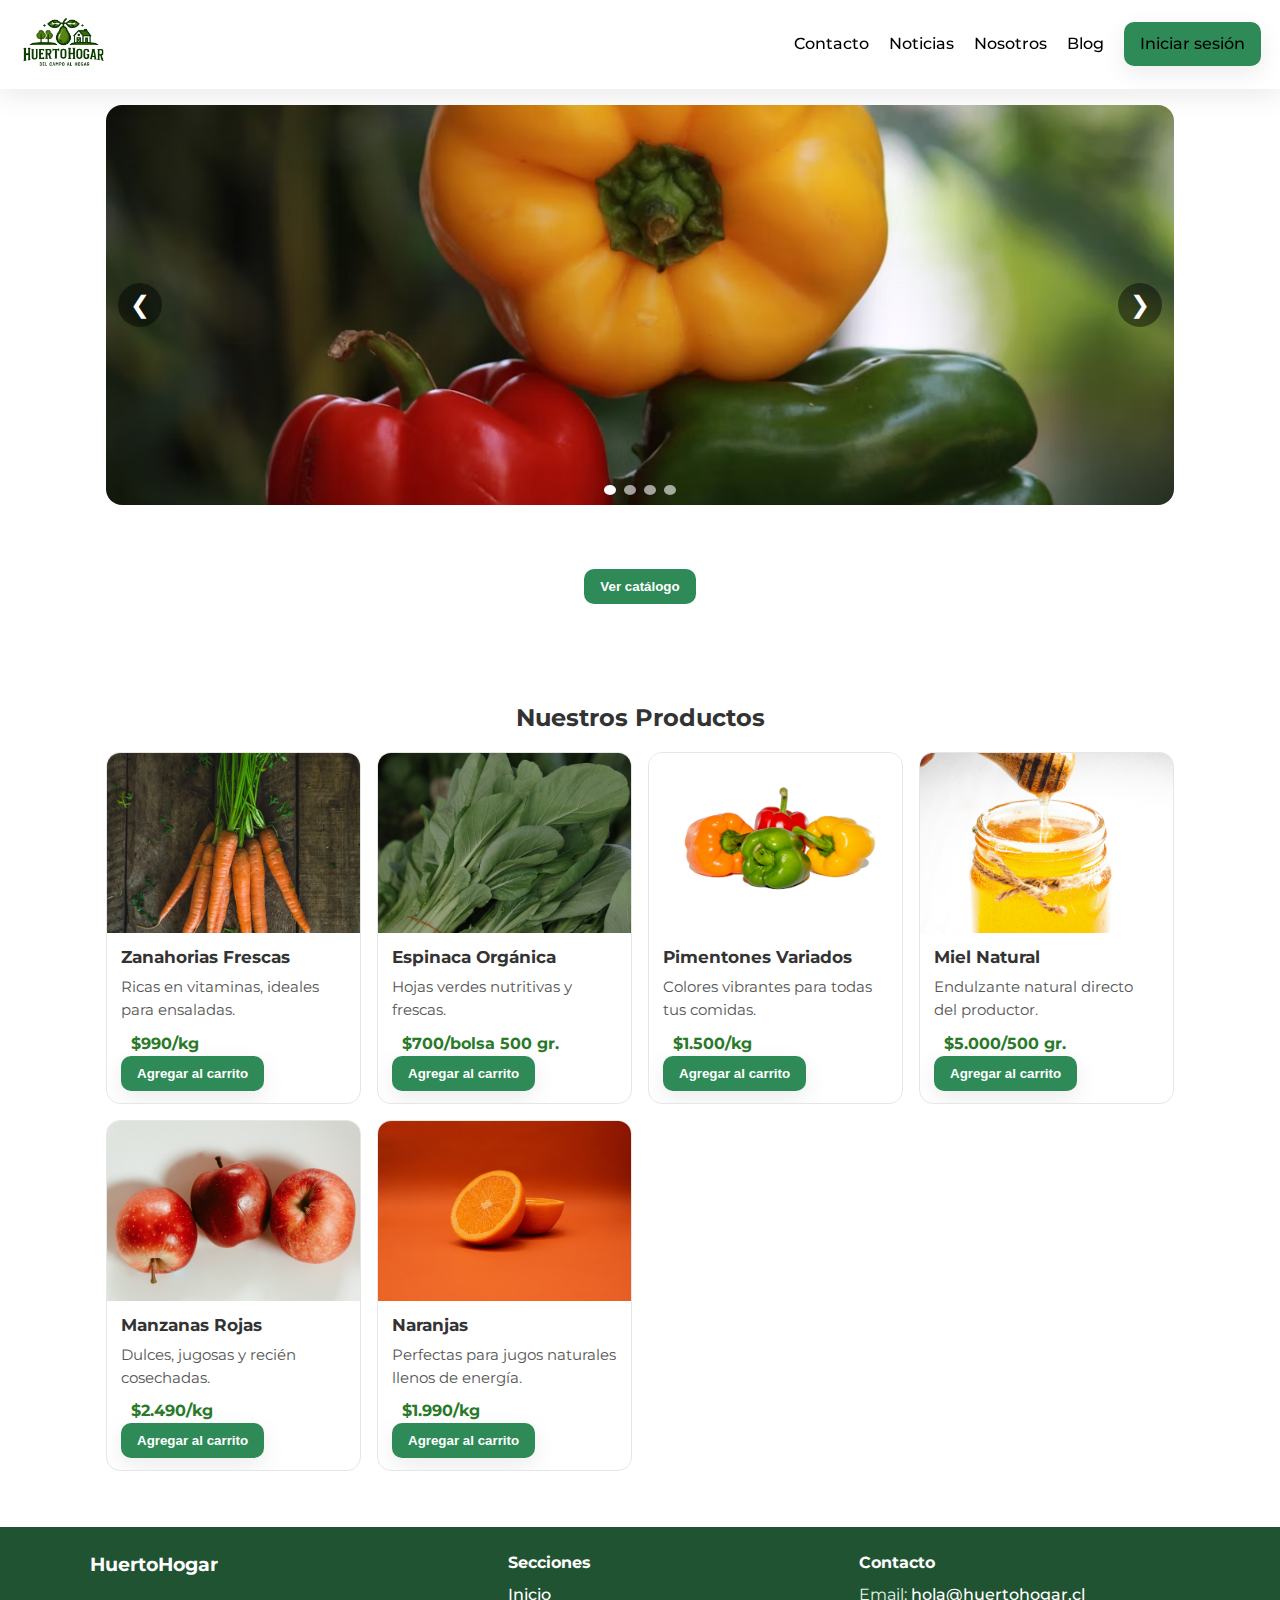
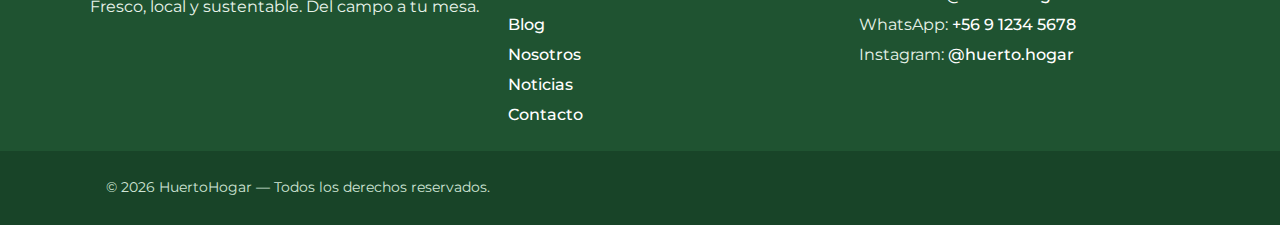
<file: index.html>
<!DOCTYPE html>

<html lang="en">

<head>
  <meta charset="utf-8" />
  <meta content="width=device-width, initial-scale=1.0" name="viewport" />
  <title>HuertoHogar - Frescura del campo a tu mesa</title>
  <link
    href="https://fonts.googleapis.com/css2?family=Montserrat:wght@400;500;600&amp;family=Playfair+Display:wght@600;700&amp;display=swap"
    rel="stylesheet" />
  <link rel="stylesheet" href="css/tokens.css">
  <link rel="stylesheet" href="css/base.css">
  <link rel="stylesheet" href="css/components.css">
  <link rel="stylesheet" href="css/pages/inicio.css">
  <link rel="stylesheet" href="css/overrides.css">

  <!-- Nota: css/style.legacy.css es respaldo y NO se carga. -->
</head>
<!-- Favicon (Windows/Chrome/Edge/Firefox) -->
<link rel="icon" type="image/png" href="img/logo_icono.png?v=1">
<link rel="icon" type="image/png" sizes="32x32" href="img/logo_icono.png?v=1">
<link rel="icon" type="image/png" sizes="16x16" href="img/logo_icono.png?v=1">

<!-- iPhone/iPad -->
<link rel="apple-touch-icon" sizes="180x180" href="img/logo_icono.png?v=1">

<!-- Safari (macOS) pestaña anclada -->
<link rel="mask-icon" href="img/safari-pinned-tab.svg" color="#2E8B57">

<body class="page-inicio">

  <header class="nav">
    <!-- Logo -->
    <div class="nav-logo">
      <a href="index.html">
        <img src="img/huertologo.jpeg" alt="HuertoHogar">
      </a>
    </div>


    <nav class="nav_links">
      <a href="contacto.html">Contacto</a>
      <a href="noticias.html">Noticias</a>
      <a href="nosotros.html">Nosotros</a>
      <a href="blog.html">Blog</a>
      <a class="btn btn--primary" href="inicio-sesion.html">Iniciar sesión</a>
    </nav>
  </header>

  <section class="container" id="portada-carrusel">
    <div aria-label="Carrusel de imágenes de portada" class="carousel">
      <div class="carousel__track">
        <div class="carousel__slide is-active"><img alt="Bananas" src="img/pimentones2.jpg" /></div>
        <div class="carousel__slide"><img alt="Manzanas en bolsas" src="img/manzanas-bolsas.jpg" /></div>
        <div class="carousel__slide"><img alt="Manzanas en árbol" src="img/espinaca2.jpg" /></div>
        <div class="carousel__slide"><img alt="Manzanas en manos" src="img/miel5.jpg" /></div>
      </div>
      <button aria-label="Anterior" class="carousel__btn prev">❮</button>
      <button aria-label="Siguiente" class="carousel__btn next">❯</button>
      <div class="carousel__dots"></div>
    </div>
  </section>
  <section class="hero">
    <button  class="btn btn--accent" onclick="window.location.href='listado-producto.html'">Ver catálogo</button>
  </section>
  <script data-huerto="carousel">
    (function () {
      const carousel = document.querySelector('.carousel');
      if (!carousel) return;
      const track = carousel.querySelector('.carousel__track');
      const slides = Array.from(track.children);
      const prevBtn = carousel.querySelector('.carousel__btn.prev');
      const nextBtn = carousel.querySelector('.carousel__btn.next');
      const dotsContainer = carousel.querySelector('.carousel__dots');


      slides.forEach((_, i) => {
        const dot = document.createElement('button');
        dot.className = 'dot' + (i === 0 ? ' is-active' : '');
        dot.setAttribute('aria-label', 'Ir a la diapositiva ' + (i + 1));
        dot.addEventListener('click', () => goTo(i));
        dotsContainer.appendChild(dot);
      });
      const dots = Array.from(dotsContainer.children);

      let index = 0;
      let timer;

      function update() {
        const slideWidth = slides[0].getBoundingClientRect().width;
        track.style.transform = `translateX(-${index * slideWidth}px)`;
        slides.forEach((s, i) => s.classList.toggle('is-active', i === index));
        dots.forEach((d, i) => d.classList.toggle('is-active', i === index));
      }

      function next() {
        index = (index + 1) % slides.length;
        update();
      }
      function prev() {
        index = (index - 1 + slides.length) % slides.length;
        update();
      }
      function goTo(i) {
        index = i % slides.length;
        update();
        restartAuto();
      }

      function startAuto() {
        timer = setInterval(next, 4000);
      }
      function stopAuto() {
        clearInterval(timer);
      }
      function restartAuto() {
        stopAuto(); startAuto();
      }

      nextBtn.addEventListener('click', () => { next(); restartAuto(); });
      prevBtn.addEventListener('click', () => { prev(); restartAuto(); });

      window.addEventListener('resize', update);


      function setWidths() {
        const slideWidth = carousel.getBoundingClientRect().width;
        slides.forEach(s => s.style.width = slideWidth + 'px');
        track.style.width = (slideWidth * slides.length) + 'px';
        update();
      }
      setWidths();
      startAuto();
    })();
  </script>
  <section class="container" id="productos">
    <h2>Nuestros Productos</h2>
    <div class="grid-productos">
      <article class="card-producto">
        <img alt="Zanahorias" src="img/zanahoria.jpg" />
        <div class="card-producto__body">
          <h3>Zanahorias Frescas</h3>
          <p>Ricas en vitaminas, ideales para ensaladas.</p>
          <span class="precio">$990/kg</span>
          <button class="btn btn--primary">Agregar al carrito</button>
        </div>
      </article>
      <article class="card-producto">
        <img alt="Espinaca" src="img/espinaca.jpg" />
        <div class="card-producto__body">
          <h3>Espinaca Orgánica</h3>
          <p>Hojas verdes nutritivas y frescas.</p>
          <span class="precio">$700/bolsa 500 gr.</span>
          <button class="btn btn--primary">Agregar al carrito</button>
        </div>
      </article>
      <article class="card-producto">
        <img alt="Pimentones" src="img/pimenton.jpg" />
        <div class="card-producto__body">
          <h3>Pimentones Variados</h3>
          <p>Colores vibrantes para todas tus comidas.</p>
          <span class="precio">$1.500/kg</span>
          <button class="btn btn--primary">Agregar al carrito</button>
        </div>
      </article>
      <article class="card-producto">
        <img alt="Miel" src="img/miel.jpg" />
        <div class="card-producto__body">
          <h3>Miel Natural</h3>
          <p>Endulzante natural directo del productor.</p>
          <span class="precio">$5.000/500 gr.</span>
          <button class="btn btn--primary">Agregar al carrito</button>
        </div>
      </article>
      <article class="card-producto">
        <img alt="Manzanas" src="img/manzanas.jpg" />
        <div class="card-producto__body">
          <h3>Manzanas Rojas</h3>
          <p>Dulces, jugosas y recién cosechadas.</p>
          <span class="precio">$2.490/kg</span>
          <button class="btn btn--primary">Agregar al carrito</button>
        </div>
      </article>
      <article class="card-producto">
        <img alt="Naranjas" src="img/naranja.jpg" />
        <div class="card-producto__body">
          <h3>Naranjas</h3>
          <p>Perfectas para jugos naturales llenos de energía.</p>
          <span class="precio">$1.990/kg</span>
          <button class="btn btn--primary">Agregar al carrito</button>
        </div>
      </article>
    </div>
  </section>

  <footer class="site-footer">
    <div class="footer-inner container">
      <div class="footer-brand">
        <h3>HuertoHogar</h3>
        <p>Fresco, local y sustentable. Del campo a tu mesa.</p>
      </div>
      <div class="footer-links">
        <h4>Secciones</h4>
        <ul>
          <li><a href="index.html">Inicio</a></li>
          <li><a href="blog.html">Blog</a></li>
          <li><a href="nosotros.html">Nosotros</a></li>
          <li><a href="noticias.html">Noticias</a></li>
          <li><a href="contacto.html">Contacto</a></li>
        </ul>
      </div>
      <div class="footer-contact">
        <h4>Contacto</h4>
        <ul>
          <li>Email: <a href="mailto:hola@huertohogar.cl">hola@huertohogar.cl</a></li>
          <li>WhatsApp: <a href="#">+56 9 1234 5678</a></li>
          <li>Instagram: <a href="#">@huerto.hogar</a></li>
        </ul>
      </div>
    </div>
    <div class="footer-bottom">
      <div class="container small">© <span id="year"></span> HuertoHogar — Todos los derechos reservados.</div>
    </div>
  </footer>
  <script data-huerto="footer-year">
    document.getElementById('year').textContent = new Date().getFullYear();
  </script>
</body>

</html>
</file>
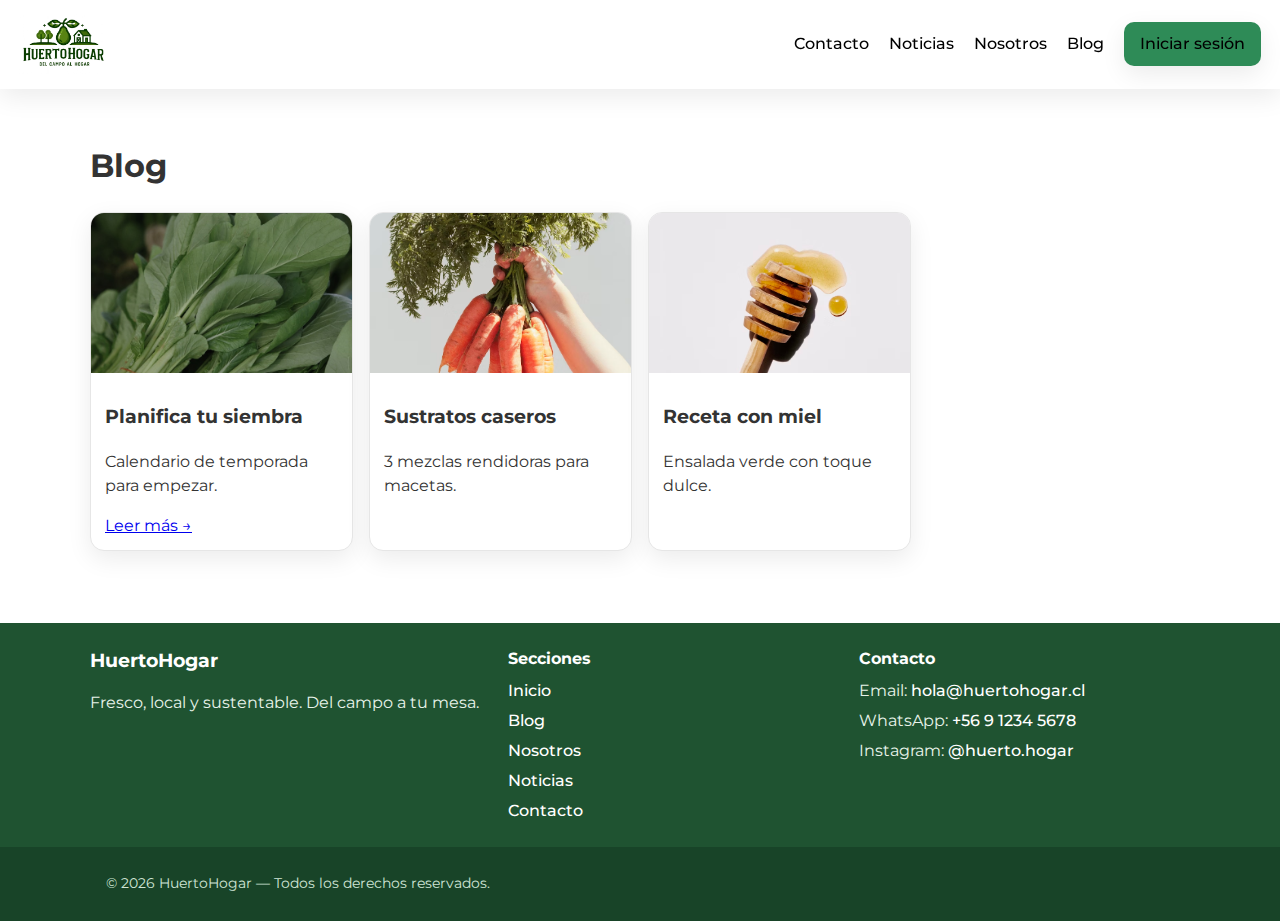
<file: blog.html>
<!DOCTYPE html>
<html lang="es">

<head>
  <meta charset="utf-8" />
  <meta content="width=device-width, initial-scale=1.0" name="viewport" />
  <title>HuertoHogar – Blog</title>
  <link
    href="https://fonts.googleapis.com/css2?family=Montserrat:wght@400;500;600&amp;family=Playfair+Display:wght@600;700&amp;display=swap"
    rel="stylesheet" />
  <link rel="stylesheet" href="css/tokens.css">
  <link rel="stylesheet" href="css/base.css">
  <link rel="stylesheet" href="css/components.css">
  <link rel="stylesheet" href="css/pages/blog.css">
  <link rel="stylesheet" href="css/overrides.css">
  <!-- Nota: css/style.legacy.css es respaldo y NO se carga. -->
</head>
<!-- Favicon (Windows/Chrome/Edge/Firefox) -->
<link rel="icon" type="image/png" href="img/logo_icono.png?v=1">
<link rel="icon" type="image/png" sizes="32x32" href="img/logo_icono.png?v=1">
<link rel="icon" type="image/png" sizes="16x16" href="img/logo_icono.png?v=1">

<!-- iPhone/iPad -->
<link rel="apple-touch-icon" sizes="180x180" href="img/logo_icono.png?v=1">

<!-- Safari (macOS) pestaña anclada -->
<link rel="mask-icon" href="img/safari-pinned-tab.svg" color="#2E8B57">

<body class="page-blog">
  <header class="nav">
    <!-- Logo -->
    <div class="nav-logo">
      <a href="index.html">
        <img src="img/huertologo.jpeg" alt="HuertoHogar">
      </a>
    </div>


    <nav class="nav_links">
      <a href="contacto.html">Contacto</a>
      <a href="noticias.html">Noticias</a>
      <a href="nosotros.html">Nosotros</a>
      <a href="blog.html">Blog</a>
      <a class="btn btn--primary" href="inicio-sesion.html">Iniciar sesión</a>
    </nav>
  </header>

  <section class="container section-pad">
    <h1>Blog</h1>
    <div class="grid-cards">
      <article class="card"><img src="img/espinaca.jpg" />
        <div class="card__body">
          <h3>Planifica tu siembra</h3>
          <p>Calendario de temporada para empezar.</p><a class="link" href="post.html">Leer más →</a>
        </div>
      </article>
      <article class="card"><img src="img/zanahorias.jpg" />
        <div class="card__body">
          <h3>Sustratos caseros</h3>
          <p>3 mezclas rendidoras para macetas.</p>
        </div>
      </article>
      <article class="card"><img src="img/miel2.jpg" />
        <div class="card__body">
          <h3>Receta con miel</h3>
          <p>Ensalada verde con toque dulce.</p>
        </div>
      </article>
    </div>
  </section>
  <footer class="site-footer">
    <div class="footer-inner container">
      <div class="footer-brand">
        <h3>HuertoHogar</h3>
        <p>Fresco, local y sustentable. Del campo a tu mesa.</p>
      </div>
      <div class="footer-links">
        <h4>Secciones</h4>
        <ul>
          <li><a href="index.html">Inicio</a></li>
          <li><a href="blog.html">Blog</a></li>
          <li><a href="nosotros.html">Nosotros</a></li>
          <li><a href="noticias.html">Noticias</a></li>
          <li><a href="contacto.html">Contacto</a></li>
        </ul>
      </div>
      <div class="footer-contact">
        <h4>Contacto</h4>
        <ul>
          <li>Email: <a href="mailto:hola@huertohogar.cl">hola@huertohogar.cl</a></li>
          <li>WhatsApp: <a href="#">+56 9 1234 5678</a></li>
          <li>Instagram: <a href="#">@huerto.hogar</a></li>
        </ul>
      </div>
    </div>
    <div class="footer-bottom">
      <div class="container small">© <span id="year"></span> HuertoHogar — Todos los derechos reservados.</div>
    </div>
  </footer>
  <script>(function () { var y = document.getElementById('year'); if (y) y.textContent = new Date().getFullYear(); })();</script>
</body>

</html>
</file>
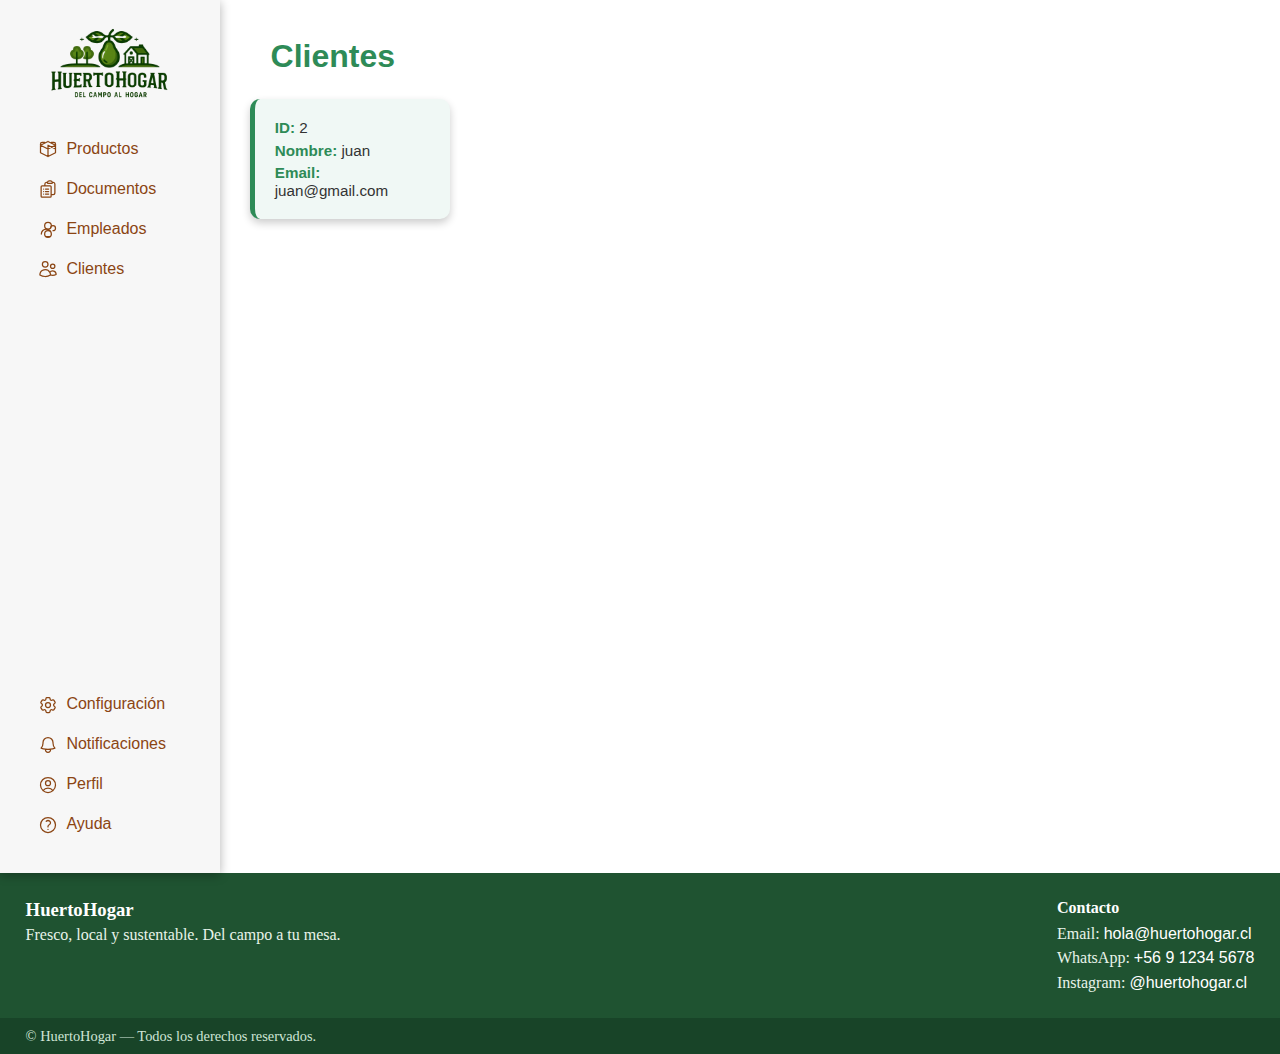
<file: clientes-admin.html>
<!DOCTYPE html>
<html lang="en">

<head>
    <meta charset="UTF-8">
    <meta name="viewport" content="width=device-width, initial-scale=1.0">
    <title>Clientes</title>
    <link rel="stylesheet" href="css/normalize.css">
    <link rel="stylesheet" href="css/style-clientes-admin.css">
    <link rel="stylesheet" href="css/normalize.css">
</head>
<!-- Favicon (Windows/Chrome/Edge/Firefox) -->
<link rel="icon" type="image/png" href="img/logo_transparent_1024.png">
<link rel="icon" type="image/png" sizes="32x32" href="img/logo_transparent_1024.png">
<link rel="icon" type="image/png" sizes="16x16" href="img/logo_transparent_1024.png">

<!-- iPhone/iPad -->
<link rel="apple-touch-icon" sizes="180x180" href="img/logo_icono.png?v=1">

<!-- Safari (macOS) pestaña anclada -->
<link rel="mask-icon" href="img/safari-pinned-tab.svg" color="#2E8B57">

<body>
    <div class="section-barra-main">
        <nav class="nav-admin">
            <ul class="nav-principal-admin">
                <div>
                    <a href="home-admin.html"><img id="img-logo-nav" src="img/logo.png" width="130"></a>
                </div>
                <li class="link-nav-admin"><a href=""><svg xmlns="http://www.w3.org/2000/svg" fill="none"
                            viewBox="0 0 24 24" stroke-width="1.5" stroke="currentColor" class="size-6">
                            <path stroke-linecap="round" stroke-linejoin="round"
                                d="M21 7.5V6a2 2 0 0 0-2-2h-3m5 3.5-9 4.5m9-4.5-9-4.5M3 7.5V6a2 2 0 0 1 2-2h3m-5 3.5 9 4.5m-9-4.5 9-4.5m0 0V3m0 4.5V21m0-13.5 9 4.5M12 21l-9-4.5V7.5m9 13.5 9-4.5V7.5" />
                        </svg>Productos</a></li>
                <li class="link-nav-admin"><a href=""><svg xmlns="http://www.w3.org/2000/svg" fill="none"
                            viewBox="0 0 24 24" stroke-width="1.5" stroke="currentColor" class="size-6">
                            <path stroke-linecap="round" stroke-linejoin="round"
                                d="M9 12h3.75M9 15h3.75M9 18h3.75m3 .75H18a2.25 2.25 0 0 0 2.25-2.25V6.108c0-1.135-.845-2.098-1.976-2.192a48.424 48.424 0 0 0-1.123-.08m-5.801 0c-.065.21-.1.433-.1.664 0 .414.336.75.75.75h4.5a.75.75 0 0 0 .75-.75 2.25 2.25 0 0 0-.1-.664m-5.8 0A2.251 2.251 0 0 1 13.5 2.25H15c1.012 0 1.867.668 2.15 1.586m-5.8 0c-.376.023-.75.05-1.124.08C9.095 4.01 8.25 4.973 8.25 6.108V8.25m0 0H4.875c-.621 0-1.125.504-1.125 1.125v11.25c0 .621.504 1.125 1.125 1.125h9.75c.621 0 1.125-.504 1.125-1.125V9.375c0-.621-.504-1.125-1.125-1.125H8.25ZM6.75 12h.008v.008H6.75V12Zm0 3h.008v.008H6.75V15Zm0 3h.008v.008H6.75V18Z" />
                        </svg>
                        Documentos</a></li>
                <li class="link-nav-admin"><a href="empleados-admin.html"><svg xmlns="http://www.w3.org/2000/svg" fill="none"
                            viewBox="0 0 24 24" stroke-width="1.5" stroke="currentColor" class="size-6">
                            <path stroke-linecap="round" stroke-linejoin="round"
                                d="M16 18a4 4 0 1 0-8 0m8 0a4 4 0 1 1-8 0m8 0v1a2 2 0 0 1-2 2H10a2 2 0 0 1-2-2v-1m8 0a6 6 0 1 0-12 0" />
                            <path stroke-linecap="round" stroke-linejoin="round"
                                d="M12 12a4 4 0 1 0-4-4 4 4 0 0 0 4 4zm6 2a3 3 0 1 0-3-3" />
                        </svg>Empleados</a></li>
                <li class="link-nav-admin"><a href="clientes-admin.html"><svg wit thxmlns="http://www.w3.org/2000/svg"
                            fill="none" viewBox="0 0 24 24" stroke-width="1.5" stroke="currentColor" class="size-6">
                            <path stroke-linecap="round" stroke-linejoin="round"
                                d="M15 19.128a9.38 9.38 0 0 0 2.625.372 9.337 9.337 0 0 0 4.121-.952 4.125 4.125 0 0 0-7.533-2.493M15 19.128v-.003c0-1.113-.285-2.16-.786-3.07M15 19.128v.106A12.318 12.318 0 0 1 8.624 21c-2.331 0-4.512-.645-6.374-1.766l-.001-.109a6.375 6.375 0 0 1 11.964-3.07M12 6.375a3.375 3.375 0 1 1-6.75 0 3.375 3.375 0 0 1 6.75 0Zm8.25 2.25a2.625 2.625 0 1 1-5.25 0 2.625 2.625 0 0 1 5.25 0Z" />
                        </svg>
                        Clientes</a></li>
                <li class="link-nav-admin"><a href=""></a></li>
            </ul>
            <ul class="nav-secundario-admin">
                <li class="link-nav-admin"><a href=""><svg xmlns="http://www.w3.org/2000/svg" fill="none"
                            viewBox="0 0 24 24" stroke-width="1.5" stroke="currentColor" class="size-6">
                            <path stroke-linecap="round" stroke-linejoin="round"
                                d="M9.594 3.94c.09-.542.56-.94 1.11-.94h2.593c.55 0 1.02.398 1.11.94l.213 1.281c.063.374.313.686.645.87.074.04.147.083.22.127.325.196.72.257 1.075.124l1.217-.456a1.125 1.125 0 0 1 1.37.49l1.296 2.247a1.125 1.125 0 0 1-.26 1.431l-1.003.827c-.293.241-.438.613-.43.992a7.723 7.723 0 0 1 0 .255c-.008.378.137.75.43.991l1.004.827c.424.35.534.955.26 1.43l-1.298 2.247a1.125 1.125 0 0 1-1.369.491l-1.217-.456c-.355-.133-.75-.072-1.076.124a6.47 6.47 0 0 1-.22.128c-.331.183-.581.495-.644.869l-.213 1.281c-.09.543-.56.94-1.11.94h-2.594c-.55 0-1.019-.398-1.11-.94l-.213-1.281c-.062-.374-.312-.686-.644-.87a6.52 6.52 0 0 1-.22-.127c-.325-.196-.72-.257-1.076-.124l-1.217.456a1.125 1.125 0 0 1-1.369-.49l-1.297-2.247a1.125 1.125 0 0 1 .26-1.431l1.004-.827c.292-.24.437-.613.43-.991a6.932 6.932 0 0 1 0-.255c.007-.38-.138-.751-.43-.992l-1.004-.827a1.125 1.125 0 0 1-.26-1.43l1.297-2.247a1.125 1.125 0 0 1 1.37-.491l1.216.456c.356.133.751.072 1.076-.124.072-.044.146-.086.22-.128.332-.183.582-.495.644-.869l.214-1.28Z" />
                            <path stroke-linecap="round" stroke-linejoin="round"
                                d="M15 12a3 3 0 1 1-6 0 3 3 0 0 1 6 0Z" />
                        </svg>
                        Configuración</a></li>
                <li class="link-nav-admin"><a href=""><svg xmlns="http://www.w3.org/2000/svg" fill="none"
                            viewBox="0 0 24 24" stroke-width="1.5" stroke="currentColor" class="size-6">
                            <path stroke-linecap="round" stroke-linejoin="round"
                                d="M14.857 17.082a23.848 23.848 0 0 0 5.454-1.31A8.967 8.967 0 0 1 18 9.75V9A6 6 0 0 0 6 9v.75a8.967 8.967 0 0 1-2.312 6.022c1.733.64 3.56 1.085 5.455 1.31m5.714 0a24.255 24.255 0 0 1-5.714 0m5.714 0a3 3 0 1 1-5.714 0" />
                        </svg>
                        Notificaciones</a></li>
                <li class="link-nav-admin"><a href="perfil-admin.html"><svg xmlns="http://www.w3.org/2000/svg" fill="none"
                            viewBox="0 0 24 24" stroke-width="1.5" stroke="currentColor" class="size-6">
                            <path stroke-linecap="round" stroke-linejoin="round"
                                d="M17.982 18.725A7.488 7.488 0 0 0 12 15.75a7.488 7.488 0 0 0-5.982 2.975m11.963 0a9 9 0 1 0-11.963 0m11.963 0A8.966 8.966 0 0 1 12 21a8.966 8.966 0 0 1-5.982-2.275M15 9.75a3 3 0 1 1-6 0 3 3 0 0 1 6 0Z" />
                        </svg>
                        Perfil</a></li>
                <li class="link-nav-admin"><a href=""><svg xmlns="http://www.w3.org/2000/svg" fill="none"
                            viewBox="0 0 24 24" stroke-width="1.5" stroke="currentColor" class="size-6">
                            <path stroke-linecap="round" stroke-linejoin="round"
                                d="M9.879 7.519c1.171-1.025 3.071-1.025 4.242 0 1.172 1.025 1.172 2.687 0 3.712-.203.179-.43.326-.67.442-.745.361-1.45.999-1.45 1.827v.75M21 12a9 9 0 1 1-18 0 9 9 0 0 1 18 0Zm-9 5.25h.008v.008H12v-.008Z" />
                        </svg>
                        Ayuda</a></li>
            </ul>
        </nav>
        <main>
            <h2 id="title-listar-clientes">Clientes</h2>
            <section id="listaClientes" class="lista-clientes">
            </section>
        </main>
    </div>
    <footer class="site-footer">
        <div class="footer-inner container">
            <div class="footer-brand">
                <h3>HuertoHogar</h3>
                <p>Fresco, local y sustentable. Del campo a tu mesa.</p>
            </div>
            <div class="footer-contact">
                <h4>Contacto</h4>
                <ul>
                    <li>Email: <a href="mailto:hola@huertohogar.cl">hola@huertohogar.cl</a></li>
                    <li>WhatsApp: <a href="#">+56 9 1234 5678</a></li>
                    <li>Instagram: <a href="https://www.instagram.com/huertohogar.cl/" target="_blank">@huertohogar.cl</a></li>
                </ul>
            </div>
        </div>
        <div class="footer-bottom">
            <div class="container small">© <span id="year"></span> HuertoHogar — Todos los derechos reservados.</div>
        </div>
    </footer>
    <script src="js/usuario.js"></script>
</body>

</html>
</file>
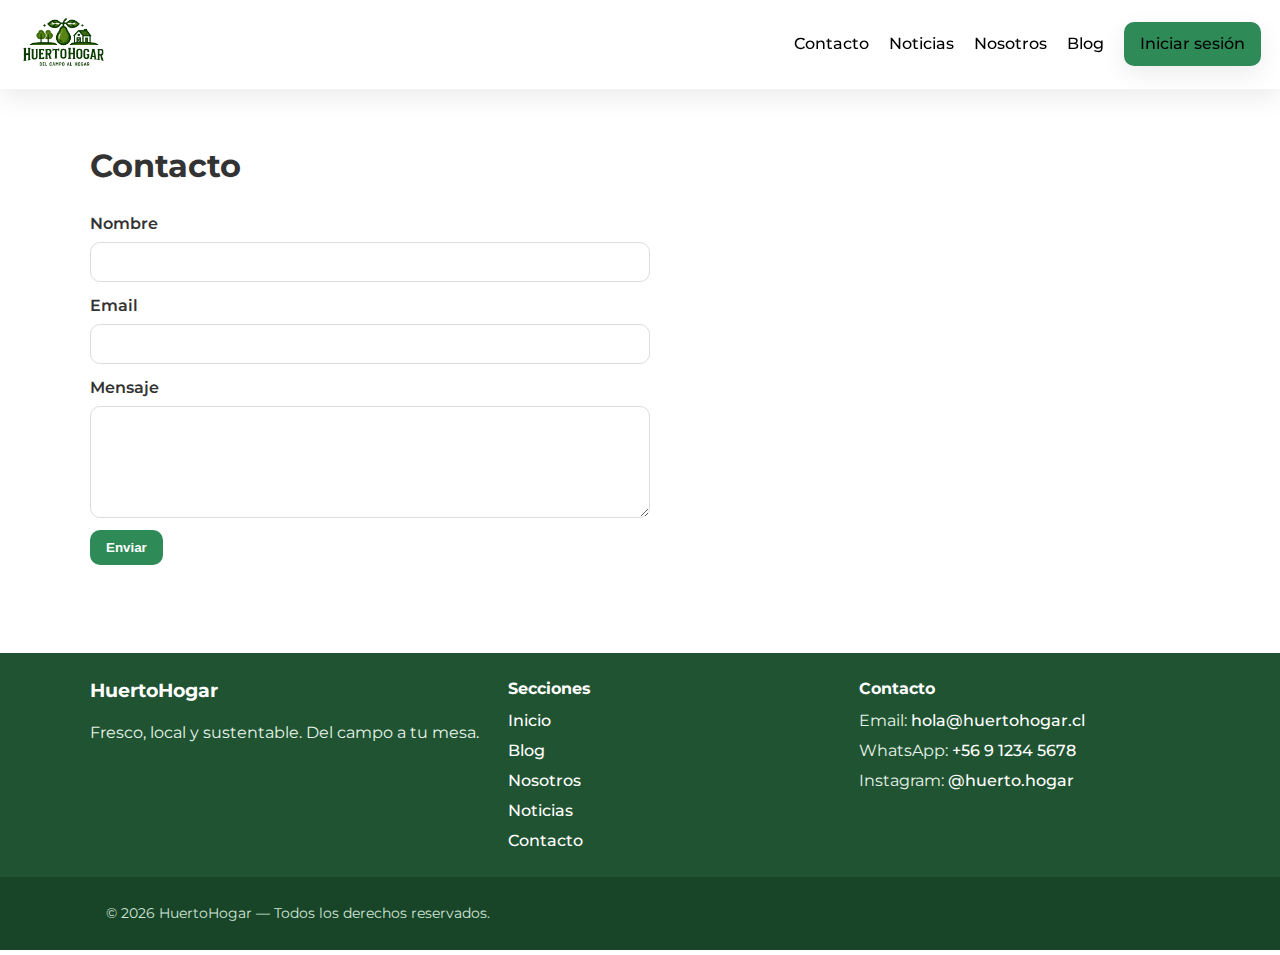
<file: contacto.html>
<!DOCTYPE html>

<html lang="es"><head>
<meta charset="utf-8"/>
<meta content="width=device-width, initial-scale=1.0" name="viewport"/>
<title>HuertoHogar – Contacto</title>
<link href="https://fonts.googleapis.com/css2?family=Montserrat:wght@400;500;600&amp;family=Playfair+Display:wght@600;700&amp;display=swap" rel="stylesheet"/>
<link rel="stylesheet" href="css/tokens.css">
<link rel="stylesheet" href="css/base.css">
<link rel="stylesheet" href="css/components.css">
<link rel="stylesheet" href="css/pages/contacto.css">
<link rel="stylesheet" href="css/overrides.css">
<!-- Nota: css/style.legacy.css es respaldo y NO se carga. -->
</head>
<!-- Favicon (Windows/Chrome/Edge/Firefox) -->
<link rel="icon" type="image/png" href="img/logo_icono.png?v=1">
<link rel="icon" type="image/png" sizes="32x32" href="img/logo_icono.png?v=1">
<link rel="icon" type="image/png" sizes="16x16" href="img/logo_icono.png?v=1">

<!-- iPhone/iPad -->
<link rel="apple-touch-icon" sizes="180x180" href="img/logo_icono.png?v=1">

<!-- Safari (macOS) pestaña anclada -->
<link rel="mask-icon" href="img/safari-pinned-tab.svg" color="#2E8B57">
<body class="page-contacto"><header class="nav">
  <!-- Logo -->
  <div class="nav-logo">
    <a href="index.html">
      <img src="img/huertologo.jpeg" alt="HuertoHogar">
    </a>
  </div>

  
  <nav class="nav_links">
    <a href="contacto.html">Contacto</a>
    <a href="noticias.html">Noticias</a>
    <a href="nosotros.html">Nosotros</a>
    <a href="blog.html">Blog</a>
    <a class="btn btn--primary" href="inicio-sesion.html">Iniciar sesión</a>
  </nav>
</header>

<section class="container section-pad">
<h1>Contacto</h1>
<form class="form" id="contactForm">
<div class="form__row"><label>Nombre</label><input name="nombre" required="" type="text"/></div>
<div class="form__row"><label>Email</label><input name="email" required="" type="email"/></div>
<div class="form__row"><label>Mensaje</label><textarea name="mensaje" required="" rows="5"></textarea></div>
<button class="btn" type="submit">Enviar</button>
<p class="form__msg" id="formMsg"></p>
</form>
</section>
<script>
    (function(){
      const f=document.getElementById('contactForm'); if(!f) return;
      const m=document.getElementById('formMsg');
      f.addEventListener('submit',e=>{
        e.preventDefault();
        if(!f.nombre.value||!f.email.value||!f.mensaje.value){ m.textContent='Completa todos los campos.'; m.style.color='#b00020'; return; }
        m.textContent='¡Gracias! Te responderemos pronto.'; m.style.color='green'; f.reset();
      });
    })();
    </script>
<footer class="site-footer">
<div class="footer-inner container">
<div class="footer-brand">
<h3>HuertoHogar</h3><p>Fresco, local y sustentable. Del campo a tu mesa.</p>
</div>
<div class="footer-links">
<h4>Secciones</h4>
<ul>
<li><a href="index.html">Inicio</a></li>
<li><a href="blog.html">Blog</a></li>
<li><a href="nosotros.html">Nosotros</a></li>
<li><a href="noticias.html">Noticias</a></li>
<li><a href="contacto.html">Contacto</a></li>
</ul>
</div>
<div class="footer-contact">
<h4>Contacto</h4>
<ul>
<li>Email: <a href="mailto:hola@huertohogar.cl">hola@huertohogar.cl</a></li>
<li>WhatsApp: <a href="#">+56 9 1234 5678</a></li>
<li>Instagram: <a href="#">@huerto.hogar</a></li>
</ul>
</div>
</div>
<div class="footer-bottom"><div class="container small">© <span id="year"></span> HuertoHogar — Todos los derechos reservados.</div></div>
</footer>
<script>(function(){var y=document.getElementById('year'); if(y) y.textContent=new Date().getFullYear();})();</script>
</body>
</html>
</file>
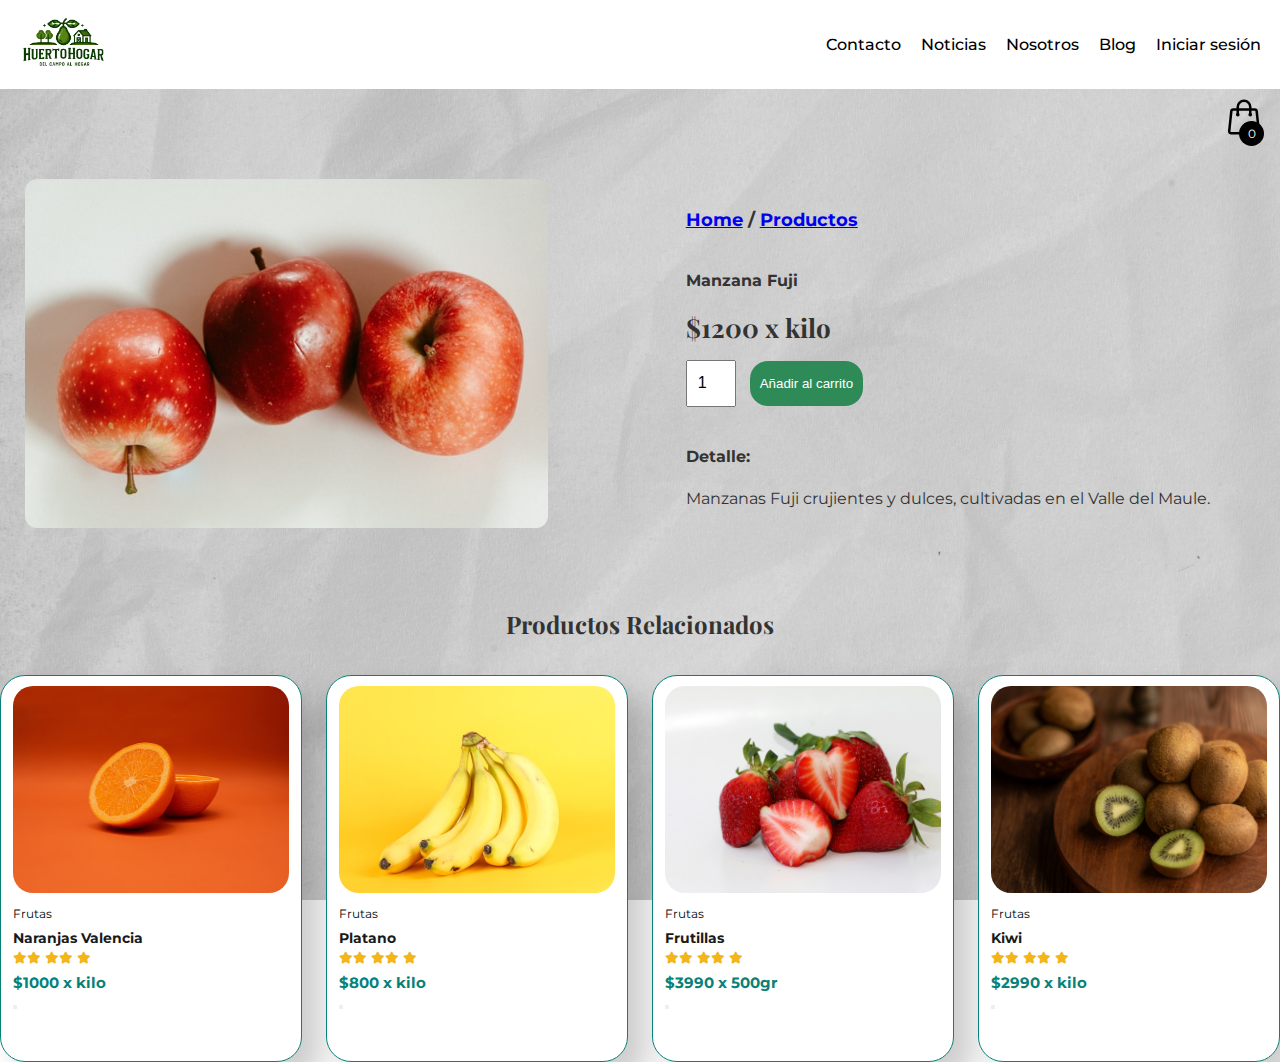
<file: detalle-producto.html>
<!DOCTYPE html>
<html lang="es">
<head>
  <meta charset="UTF-8" />
  <meta name="viewport" content="width=device-width, initial-scale=1.0"/>
  <title>Detalle Producto</title>
<link rel="stylesheet" href="css/style-detalle.css?v=1"/>

  <link rel="preconnect" href="https://fonts.googleapis.com"/>
  <link rel="preconnect" href="https://fonts.gstatic.com" crossorigin/>
  <link href="https://fonts.googleapis.com/css2?family=Montserrat:wght@300;400;600;700;900&display=swap" rel="stylesheet"/>
  <link href="https://fonts.googleapis.com/css2?family=Playfair+Display:wght@700&display=swap" rel="stylesheet"/>
</head>
    <!-- Favicon (Windows/Chrome/Edge/Firefox) -->
<link rel="icon" type="image/png" href="img/logo_icono.png?v=1">
<link rel="icon" type="image/png" sizes="32x32" href="img/logo_icono.png?v=1">
<link rel="icon" type="image/png" sizes="16x16" href="img/logo_icono.png?v=1">

<!-- iPhone/iPad -->
<link rel="apple-touch-icon" sizes="180x180" href="img/logo_icono.png?v=1">

<!-- Safari (macOS) pestaña anclada -->
<link rel="mask-icon" href="img/safari-pinned-tab.svg" color="#2E8B57">
    <!-- Aquí el JS renderiza los productos -->
<link rel="stylesheet" href="https://cdnjs.cloudflare.com/ajax/libs/font-awesome/6.5.0/css/all.min.css">

   
<body id="body-product">
  <div class="content-all">
    <section>
        <header class="nav">
    <!-- Logo -->
    <div class="nav-logo">
      <a href="index.html">
        <img src="img/huertologo.jpeg" alt="HuertoHogar">
      </a>
    </div>
  
    
    <nav class="nav_links">
      <a href="contacto.html">Contacto</a>
      <a href="noticias.html">Noticias</a>
      <a href="nosotros.html">Nosotros</a>
      <a href="blog.html">Blog</a>
      <a class="btn btn--primary" href="inicio-sesion.html">Iniciar sesión</a>
    </nav>
  </header>
    </section>
    <header>
      <div class="container-icon">
        <div class="container-cart-icon ">
          <svg xmlns="http://www.w3.org/2000/svg" fill="none" viewBox="0 0 24 24"
            stroke-width="1.5" stroke="currentColor" class="icon-cart">
            <path stroke-linecap="round" stroke-linejoin="round"
              d="M15.75 10.5V6a3.75 3.75 0 1 0-7.5 0v4.5m11.356-1.993 1.263 12c.07.665-.45 1.243-1.119 1.243H4.25a1.125 1.125 0 0 1-1.12-1.243l1.264-12A1.125 1.125 0 0 1 5.513 7.5h12.974c.576 0 1.059.435 1.119 1.007ZM8.625 10.5a.375.375 0 1 1-.75 0 .375.375 0 0 1 .75 0Zm7.5 0a.375.375 0 1 1-.75 0 .375.375 0 0 1 .75 0Z"/>
          </svg>
          <div class="count-producto">
            <span id="contador-productos">0</span>
          </div>
        </div>

        <!-- Carrito (nota: clase 'container-cart-producto' para que coincida con tu CSS) -->
        <div class="container-cart-producto hidden-cart">
          <div class="row-product"><!-- lo llena JS --></div>

          <div class="cart-total hidden">
            <h3>Total:</h3>
            <span class="total-pagar">$0</span>
          </div>

          <p class="cart-empty">El carrito está vacio</p>
        </div>
      </div>
    </header>
    <section id="prodetails" class="section-p1">
  <div class="single-pro-image">
    <img src="" width="100%" id="MainImg" alt="imagen-producto">
  </div>
  <div class="single-pro-details">
    <h6><a href="index.html">Home</a> / <a href="listado-producto.html">Productos</a> </h6>
    <h4 id="nombre"></h4>
    <h2 id="precio" data-precio=""></h2>
    <input id="qty" type="number" value="1" min="1">
    <button class="btn-add-cart2">Añadir al carrito</button>
    <h4>Detalle:</h4>
    <span id="descripcion"></span>
  </div>
</section>

<section id="product1" class="container-related-products">
  <h2>Productos Relacionados</h2>
  <div class="cart-list-products" id="relacionados"><!-- se llena con JS --></div>
</section>

  </div>
 <script src="js/index.js" defer></script>
 <script src="js/detalle.js" defer></script>
</body>
</html>
</file>
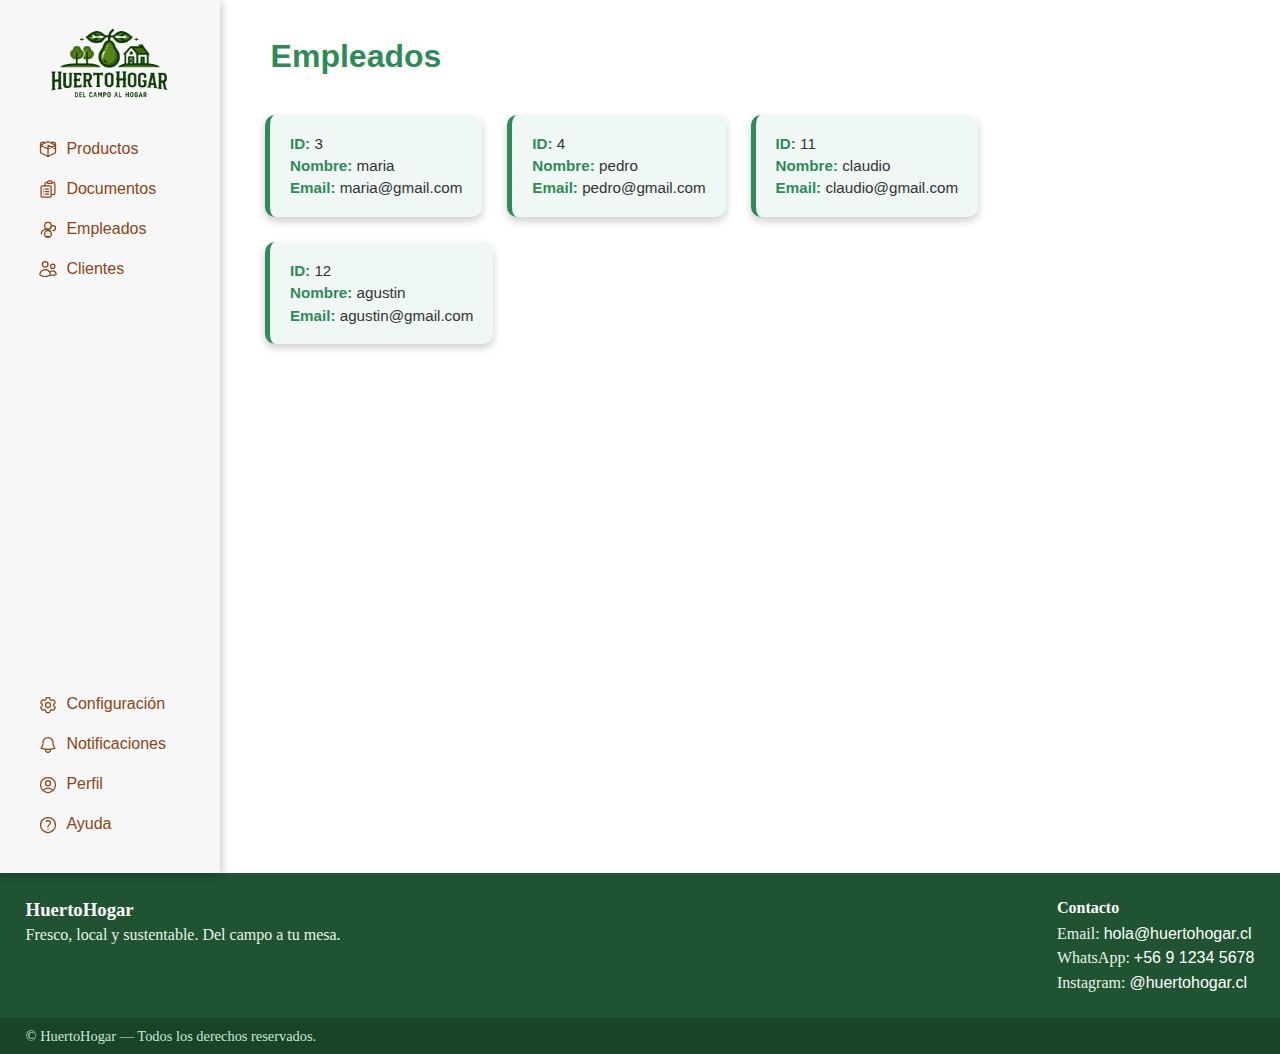
<file: empleados-admin.html>
<!DOCTYPE html>
<html lang="en">

<head>
    <meta charset="UTF-8">
    <meta name="viewport" content="width=device-width, initial-scale=1.0">
    <title>Empleados</title>
    <link rel="stylesheet" href="css/style-empleados-admin.css">
    <link rel="stylesheet" href="css/normalize.css">
</head>
<!-- Favicon (Windows/Chrome/Edge/Firefox) -->
<link rel="icon" type="image/png" href="img/logo_transparent_1024.png">
<link rel="icon" type="image/png" sizes="32x32" href="img/logo_transparent_1024.png">
<link rel="icon" type="image/png" sizes="16x16" href="img/logo_transparent_1024.png">

<!-- iPhone/iPad -->
<link rel="apple-touch-icon" sizes="180x180" href="img/logo_icono.png?v=1">

<!-- Safari (macOS) pestaña anclada -->
<link rel="mask-icon" href="img/safari-pinned-tab.svg" color="#2E8B57">

<body>
    <section class="section-barra-main">
        <nav class="nav-admin">
            <ul class="nav-principal-admin">
                <div>
                    <a href="home-admin.html"><img id="img-logo-nav" src="img/logo.png" width="130"></a>
                </div>
                <li class="link-nav-admin"><a href=""><svg xmlns="http://www.w3.org/2000/svg" fill="none"
                            viewBox="0 0 24 24" stroke-width="1.5" stroke="currentColor" class="size-6">
                            <path stroke-linecap="round" stroke-linejoin="round"
                                d="M21 7.5V6a2 2 0 0 0-2-2h-3m5 3.5-9 4.5m9-4.5-9-4.5M3 7.5V6a2 2 0 0 1 2-2h3m-5 3.5 9 4.5m-9-4.5 9-4.5m0 0V3m0 4.5V21m0-13.5 9 4.5M12 21l-9-4.5V7.5m9 13.5 9-4.5V7.5" />
                        </svg>Productos</a></li>
                <li class="link-nav-admin"><a href=""><svg xmlns="http://www.w3.org/2000/svg" fill="none"
                            viewBox="0 0 24 24" stroke-width="1.5" stroke="currentColor" class="size-6">
                            <path stroke-linecap="round" stroke-linejoin="round"
                                d="M9 12h3.75M9 15h3.75M9 18h3.75m3 .75H18a2.25 2.25 0 0 0 2.25-2.25V6.108c0-1.135-.845-2.098-1.976-2.192a48.424 48.424 0 0 0-1.123-.08m-5.801 0c-.065.21-.1.433-.1.664 0 .414.336.75.75.75h4.5a.75.75 0 0 0 .75-.75 2.25 2.25 0 0 0-.1-.664m-5.8 0A2.251 2.251 0 0 1 13.5 2.25H15c1.012 0 1.867.668 2.15 1.586m-5.8 0c-.376.023-.75.05-1.124.08C9.095 4.01 8.25 4.973 8.25 6.108V8.25m0 0H4.875c-.621 0-1.125.504-1.125 1.125v11.25c0 .621.504 1.125 1.125 1.125h9.75c.621 0 1.125-.504 1.125-1.125V9.375c0-.621-.504-1.125-1.125-1.125H8.25ZM6.75 12h.008v.008H6.75V12Zm0 3h.008v.008H6.75V15Zm0 3h.008v.008H6.75V18Z" />
                        </svg>
                        Documentos</a></li>
                <li class="link-nav-admin"><a href="empleados-admin.html"><svg xmlns="http://www.w3.org/2000/svg"
                            fill="none" viewBox="0 0 24 24" stroke-width="1.5" stroke="currentColor" class="size-6">
                            <path stroke-linecap="round" stroke-linejoin="round"
                                d="M16 18a4 4 0 1 0-8 0m8 0a4 4 0 1 1-8 0m8 0v1a2 2 0 0 1-2 2H10a2 2 0 0 1-2-2v-1m8 0a6 6 0 1 0-12 0" />
                            <path stroke-linecap="round" stroke-linejoin="round"
                                d="M12 12a4 4 0 1 0-4-4 4 4 0 0 0 4 4zm6 2a3 3 0 1 0-3-3" />
                        </svg>Empleados</a></li>
                <li class="link-nav-admin"><a href="clientes-admin.html"><svg wit thxmlns="http://www.w3.org/2000/svg"
                            fill="none" viewBox="0 0 24 24" stroke-width="1.5" stroke="currentColor" class="size-6">
                            <path stroke-linecap="round" stroke-linejoin="round"
                                d="M15 19.128a9.38 9.38 0 0 0 2.625.372 9.337 9.337 0 0 0 4.121-.952 4.125 4.125 0 0 0-7.533-2.493M15 19.128v-.003c0-1.113-.285-2.16-.786-3.07M15 19.128v.106A12.318 12.318 0 0 1 8.624 21c-2.331 0-4.512-.645-6.374-1.766l-.001-.109a6.375 6.375 0 0 1 11.964-3.07M12 6.375a3.375 3.375 0 1 1-6.75 0 3.375 3.375 0 0 1 6.75 0Zm8.25 2.25a2.625 2.625 0 1 1-5.25 0 2.625 2.625 0 0 1 5.25 0Z" />
                        </svg>
                        Clientes</a></li>
                <li class="link-nav-admin"><a href=""></a></li>
            </ul>
            <ul class="nav-secundario-admin">
                <li class="link-nav-admin"><a href=""><svg xmlns="http://www.w3.org/2000/svg" fill="none"
                            viewBox="0 0 24 24" stroke-width="1.5" stroke="currentColor" class="size-6">
                            <path stroke-linecap="round" stroke-linejoin="round"
                                d="M9.594 3.94c.09-.542.56-.94 1.11-.94h2.593c.55 0 1.02.398 1.11.94l.213 1.281c.063.374.313.686.645.87.074.04.147.083.22.127.325.196.72.257 1.075.124l1.217-.456a1.125 1.125 0 0 1 1.37.49l1.296 2.247a1.125 1.125 0 0 1-.26 1.431l-1.003.827c-.293.241-.438.613-.43.992a7.723 7.723 0 0 1 0 .255c-.008.378.137.75.43.991l1.004.827c.424.35.534.955.26 1.43l-1.298 2.247a1.125 1.125 0 0 1-1.369.491l-1.217-.456c-.355-.133-.75-.072-1.076.124a6.47 6.47 0 0 1-.22.128c-.331.183-.581.495-.644.869l-.213 1.281c-.09.543-.56.94-1.11.94h-2.594c-.55 0-1.019-.398-1.11-.94l-.213-1.281c-.062-.374-.312-.686-.644-.87a6.52 6.52 0 0 1-.22-.127c-.325-.196-.72-.257-1.076-.124l-1.217.456a1.125 1.125 0 0 1-1.369-.49l-1.297-2.247a1.125 1.125 0 0 1 .26-1.431l1.004-.827c.292-.24.437-.613.43-.991a6.932 6.932 0 0 1 0-.255c.007-.38-.138-.751-.43-.992l-1.004-.827a1.125 1.125 0 0 1-.26-1.43l1.297-2.247a1.125 1.125 0 0 1 1.37-.491l1.216.456c.356.133.751.072 1.076-.124.072-.044.146-.086.22-.128.332-.183.582-.495.644-.869l.214-1.28Z" />
                            <path stroke-linecap="round" stroke-linejoin="round"
                                d="M15 12a3 3 0 1 1-6 0 3 3 0 0 1 6 0Z" />
                        </svg>
                        Configuración</a></li>
                <li class="link-nav-admin"><a href=""><svg xmlns="http://www.w3.org/2000/svg" fill="none"
                            viewBox="0 0 24 24" stroke-width="1.5" stroke="currentColor" class="size-6">
                            <path stroke-linecap="round" stroke-linejoin="round"
                                d="M14.857 17.082a23.848 23.848 0 0 0 5.454-1.31A8.967 8.967 0 0 1 18 9.75V9A6 6 0 0 0 6 9v.75a8.967 8.967 0 0 1-2.312 6.022c1.733.64 3.56 1.085 5.455 1.31m5.714 0a24.255 24.255 0 0 1-5.714 0m5.714 0a3 3 0 1 1-5.714 0" />
                        </svg>
                        Notificaciones</a></li>
                <li class="link-nav-admin"><a href="perfil-admin.html"><svg xmlns="http://www.w3.org/2000/svg" fill="none"
                            viewBox="0 0 24 24" stroke-width="1.5" stroke="currentColor" class="size-6">
                            <path stroke-linecap="round" stroke-linejoin="round"
                                d="M17.982 18.725A7.488 7.488 0 0 0 12 15.75a7.488 7.488 0 0 0-5.982 2.975m11.963 0a9 9 0 1 0-11.963 0m11.963 0A8.966 8.966 0 0 1 12 21a8.966 8.966 0 0 1-5.982-2.275M15 9.75a3 3 0 1 1-6 0 3 3 0 0 1 6 0Z" />
                        </svg>
                        Perfil</a></li>
                <li class="link-nav-admin"><a href=""><svg xmlns="http://www.w3.org/2000/svg" fill="none"
                            viewBox="0 0 24 24" stroke-width="1.5" stroke="currentColor" class="size-6">
                            <path stroke-linecap="round" stroke-linejoin="round"
                                d="M9.879 7.519c1.171-1.025 3.071-1.025 4.242 0 1.172 1.025 1.172 2.687 0 3.712-.203.179-.43.326-.67.442-.745.361-1.45.999-1.45 1.827v.75M21 12a9 9 0 1 1-18 0 9 9 0 0 1 18 0Zm-9 5.25h.008v.008H12v-.008Z" />
                        </svg>
                        Ayuda</a></li>
            </ul>
        </nav>

        <main>
            <h2 id="title-listar-empleados">Empleados</h2>
            <section id="listaEmpleados" class="lista-empleados">
            </section>
        </main>
    </section>

    <footer class="site-footer">
        <div class="footer-inner container">
            <div class="footer-brand">
                <h3>HuertoHogar</h3>
                <p>Fresco, local y sustentable. Del campo a tu mesa.</p>
            </div>
            <div class="footer-contact">
                <h4>Contacto</h4>
                <ul>
                    <li>Email: <a href="mailto:hola@huertohogar.cl">hola@huertohogar.cl</a></li>
                    <li>WhatsApp: <a href="#">+56 9 1234 5678</a></li>
                    <li>Instagram: <a href="https://www.instagram.com/huertohogar.cl/" target="_blank">@huertohogar.cl</a></li>
                </ul>
            </div>
        </div>
        <div class="footer-bottom">
            <div class="container small">© <span id="year"></span> HuertoHogar — Todos los derechos reservados.</div>
        </div>
    </footer>
    <script src="js/usuario.js"></script>
</body>

</html>
</file>
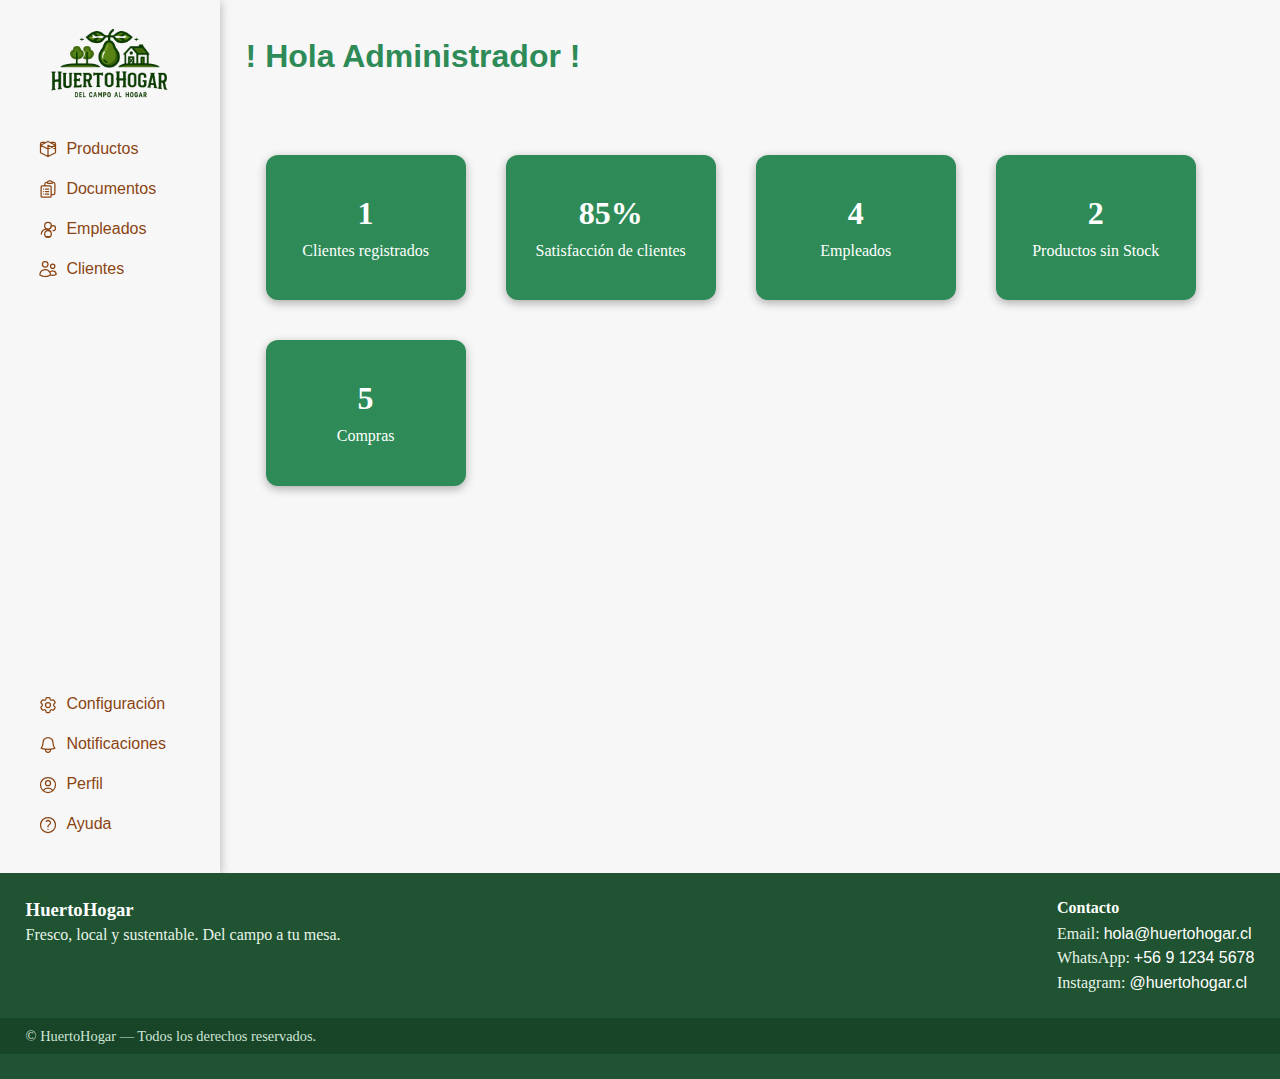
<file: home-admin.html>
<!DOCTYPE html>
<html lang="en">

<head>
    <meta charset="UTF-8">
    <meta name="viewport" content="width=device-width, initial-scale=1.0">
    <title>Inicio/Admin</title>
    <link rel="stylesheet" href="css/style-admin.css">
    <link rel="stylesheet" href="css/normalize.css">
</head>
<!-- Favicon (Windows/Chrome/Edge/Firefox) -->
<link rel="icon" type="image/png" href="img/logo_transparent_1024.png">
<link rel="icon" type="image/png" sizes="32x32" href="img/logo_transparent_1024.png">
<link rel="icon" type="image/png" sizes="16x16" href="img/logo_transparent_1024.png">

<!-- iPhone/iPad -->
<link rel="apple-touch-icon" sizes="180x180" href="img/logo_icono.png?v=1">

<!-- Safari (macOS) pestaña anclada -->
<link rel="mask-icon" href="img/safari-pinned-tab.svg" color="#2E8B57">

<body id="body-home-admin">
    <section class="section-principal">
        <nav class="nav-admin">
            <ul class="nav-principal-admin">
                <div>
                    <a href="home-admin.html"><img id="img-logo-nav" src="img/logo.png" width="130"></a>
                </div>
                <li class="link-nav-admin"><a href=""><svg xmlns="http://www.w3.org/2000/svg" fill="none"
                            viewBox="0 0 24 24" stroke-width="1.5" stroke="currentColor" class="size-6">
                            <path stroke-linecap="round" stroke-linejoin="round"
                                d="M21 7.5V6a2 2 0 0 0-2-2h-3m5 3.5-9 4.5m9-4.5-9-4.5M3 7.5V6a2 2 0 0 1 2-2h3m-5 3.5 9 4.5m-9-4.5 9-4.5m0 0V3m0 4.5V21m0-13.5 9 4.5M12 21l-9-4.5V7.5m9 13.5 9-4.5V7.5" />
                        </svg>Productos</a></li>
                <li class="link-nav-admin"><a href=""><svg xmlns="http://www.w3.org/2000/svg" fill="none"
                            viewBox="0 0 24 24" stroke-width="1.5" stroke="currentColor" class="size-6">
                            <path stroke-linecap="round" stroke-linejoin="round"
                                d="M9 12h3.75M9 15h3.75M9 18h3.75m3 .75H18a2.25 2.25 0 0 0 2.25-2.25V6.108c0-1.135-.845-2.098-1.976-2.192a48.424 48.424 0 0 0-1.123-.08m-5.801 0c-.065.21-.1.433-.1.664 0 .414.336.75.75.75h4.5a.75.75 0 0 0 .75-.75 2.25 2.25 0 0 0-.1-.664m-5.8 0A2.251 2.251 0 0 1 13.5 2.25H15c1.012 0 1.867.668 2.15 1.586m-5.8 0c-.376.023-.75.05-1.124.08C9.095 4.01 8.25 4.973 8.25 6.108V8.25m0 0H4.875c-.621 0-1.125.504-1.125 1.125v11.25c0 .621.504 1.125 1.125 1.125h9.75c.621 0 1.125-.504 1.125-1.125V9.375c0-.621-.504-1.125-1.125-1.125H8.25ZM6.75 12h.008v.008H6.75V12Zm0 3h.008v.008H6.75V15Zm0 3h.008v.008H6.75V18Z" />
                        </svg>
                        Documentos</a></li>
                <li class="link-nav-admin"><a href="empleados-admin.html"><svg xmlns="http://www.w3.org/2000/svg" fill="none"
                            viewBox="0 0 24 24" stroke-width="1.5" stroke="currentColor" class="size-6">
                            <path stroke-linecap="round" stroke-linejoin="round"
                                d="M16 18a4 4 0 1 0-8 0m8 0a4 4 0 1 1-8 0m8 0v1a2 2 0 0 1-2 2H10a2 2 0 0 1-2-2v-1m8 0a6 6 0 1 0-12 0" />
                            <path stroke-linecap="round" stroke-linejoin="round"
                                d="M12 12a4 4 0 1 0-4-4 4 4 0 0 0 4 4zm6 2a3 3 0 1 0-3-3" />
                        </svg>Empleados</a></li>
                <li class="link-nav-admin"><a href="clientes-admin.html"><svg wit thxmlns="http://www.w3.org/2000/svg"
                            fill="none" viewBox="0 0 24 24" stroke-width="1.5" stroke="currentColor" class="size-6">
                            <path stroke-linecap="round" stroke-linejoin="round"
                                d="M15 19.128a9.38 9.38 0 0 0 2.625.372 9.337 9.337 0 0 0 4.121-.952 4.125 4.125 0 0 0-7.533-2.493M15 19.128v-.003c0-1.113-.285-2.16-.786-3.07M15 19.128v.106A12.318 12.318 0 0 1 8.624 21c-2.331 0-4.512-.645-6.374-1.766l-.001-.109a6.375 6.375 0 0 1 11.964-3.07M12 6.375a3.375 3.375 0 1 1-6.75 0 3.375 3.375 0 0 1 6.75 0Zm8.25 2.25a2.625 2.625 0 1 1-5.25 0 2.625 2.625 0 0 1 5.25 0Z" />
                        </svg>
                        Clientes</a></li>
                <li class="link-nav-admin"><a href=""></a></li>
            </ul>
            <ul class="nav-secundario-admin">
                <li class="link-nav-admin"><a href=""><svg xmlns="http://www.w3.org/2000/svg" fill="none"
                            viewBox="0 0 24 24" stroke-width="1.5" stroke="currentColor" class="size-6">
                            <path stroke-linecap="round" stroke-linejoin="round"
                                d="M9.594 3.94c.09-.542.56-.94 1.11-.94h2.593c.55 0 1.02.398 1.11.94l.213 1.281c.063.374.313.686.645.87.074.04.147.083.22.127.325.196.72.257 1.075.124l1.217-.456a1.125 1.125 0 0 1 1.37.49l1.296 2.247a1.125 1.125 0 0 1-.26 1.431l-1.003.827c-.293.241-.438.613-.43.992a7.723 7.723 0 0 1 0 .255c-.008.378.137.75.43.991l1.004.827c.424.35.534.955.26 1.43l-1.298 2.247a1.125 1.125 0 0 1-1.369.491l-1.217-.456c-.355-.133-.75-.072-1.076.124a6.47 6.47 0 0 1-.22.128c-.331.183-.581.495-.644.869l-.213 1.281c-.09.543-.56.94-1.11.94h-2.594c-.55 0-1.019-.398-1.11-.94l-.213-1.281c-.062-.374-.312-.686-.644-.87a6.52 6.52 0 0 1-.22-.127c-.325-.196-.72-.257-1.076-.124l-1.217.456a1.125 1.125 0 0 1-1.369-.49l-1.297-2.247a1.125 1.125 0 0 1 .26-1.431l1.004-.827c.292-.24.437-.613.43-.991a6.932 6.932 0 0 1 0-.255c.007-.38-.138-.751-.43-.992l-1.004-.827a1.125 1.125 0 0 1-.26-1.43l1.297-2.247a1.125 1.125 0 0 1 1.37-.491l1.216.456c.356.133.751.072 1.076-.124.072-.044.146-.086.22-.128.332-.183.582-.495.644-.869l.214-1.28Z" />
                            <path stroke-linecap="round" stroke-linejoin="round"
                                d="M15 12a3 3 0 1 1-6 0 3 3 0 0 1 6 0Z" />
                        </svg>
                        Configuración</a></li>
                <li class="link-nav-admin"><a href=""><svg xmlns="http://www.w3.org/2000/svg" fill="none"
                            viewBox="0 0 24 24" stroke-width="1.5" stroke="currentColor" class="size-6">
                            <path stroke-linecap="round" stroke-linejoin="round"
                                d="M14.857 17.082a23.848 23.848 0 0 0 5.454-1.31A8.967 8.967 0 0 1 18 9.75V9A6 6 0 0 0 6 9v.75a8.967 8.967 0 0 1-2.312 6.022c1.733.64 3.56 1.085 5.455 1.31m5.714 0a24.255 24.255 0 0 1-5.714 0m5.714 0a3 3 0 1 1-5.714 0" />
                        </svg>
                        Notificaciones</a></li>
                <li class="link-nav-admin"><a href="perfil-admin.html"><svg xmlns="http://www.w3.org/2000/svg" fill="none"
                            viewBox="0 0 24 24" stroke-width="1.5" stroke="currentColor" class="size-6">
                            <path stroke-linecap="round" stroke-linejoin="round"
                                d="M17.982 18.725A7.488 7.488 0 0 0 12 15.75a7.488 7.488 0 0 0-5.982 2.975m11.963 0a9 9 0 1 0-11.963 0m11.963 0A8.966 8.966 0 0 1 12 21a8.966 8.966 0 0 1-5.982-2.275M15 9.75a3 3 0 1 1-6 0 3 3 0 0 1 6 0Z" />
                        </svg>
                        Perfil</a></li>
                <li class="link-nav-admin"><a href=""><svg xmlns="http://www.w3.org/2000/svg" fill="none"
                            viewBox="0 0 24 24" stroke-width="1.5" stroke="currentColor" class="size-6">
                            <path stroke-linecap="round" stroke-linejoin="round"
                                d="M9.879 7.519c1.171-1.025 3.071-1.025 4.242 0 1.172 1.025 1.172 2.687 0 3.712-.203.179-.43.326-.67.442-.745.361-1.45.999-1.45 1.827v.75M21 12a9 9 0 1 1-18 0 9 9 0 0 1 18 0Zm-9 5.25h.008v.008H12v-.008Z" />
                        </svg>
                        Ayuda</a></li>
            </ul>
        </nav>
        <main id="main-admin">
            <h1 class="title-main-admin">! Hola Administrador !</h1>
            <section class="estadisticas">
                <div class="estadisticas-container">
                    <div class="estadistica-item">
                        <h3 id="totalUsuarios"></h3>
                        <p>Clientes registrados</p>
                    </div>
                    <div class="estadistica-item">
                        <h3 id="satisfaccion">85%</h3>
                        <p>Satisfacción de clientes</p>
                    </div>
                    <div class="estadistica-item">
                        <h3 id="totalEmpleados"></h3>
                        <p>Empleados</p>
                    </div>
                    <div class="estadistica-item">
                        <h3 id="productosSinStock">2</h3>
                        <p>Productos sin Stock</p>
                    </div>
                    <div class="estadistica-item">
                        <h3 id="totalCompras">5</h3>
                        <p>Compras</p>
                    </div>
                </div>
            </section>
        </main>
    </section>
    <footer class="site-footer">
        <div class="footer-inner container">
            <div class="footer-brand">
                <h3>HuertoHogar</h3>
                <p>Fresco, local y sustentable. Del campo a tu mesa.</p>
            </div>
            <div class="footer-contact">
                <h4>Contacto</h4>
                <ul>
                    <li>Email: <a href="mailto:hola@huertohogar.cl">hola@huertohogar.cl</a></li>
                    <li>WhatsApp: <a href="#">+56 9 1234 5678</a></li>
                    <li>Instagram: <a href="https://www.instagram.com/huertohogar.cl/" target="_blank">@huertohogar.cl</a></li>
                </ul>
            </div>
        </div>
        <div class="footer-bottom">
            <div class="container small">© <span id="year"></span> HuertoHogar — Todos los derechos reservados.</div>
        </div>
    </footer>
    <script src="js/usuario.js"></script>
</body>

</html>
</file>
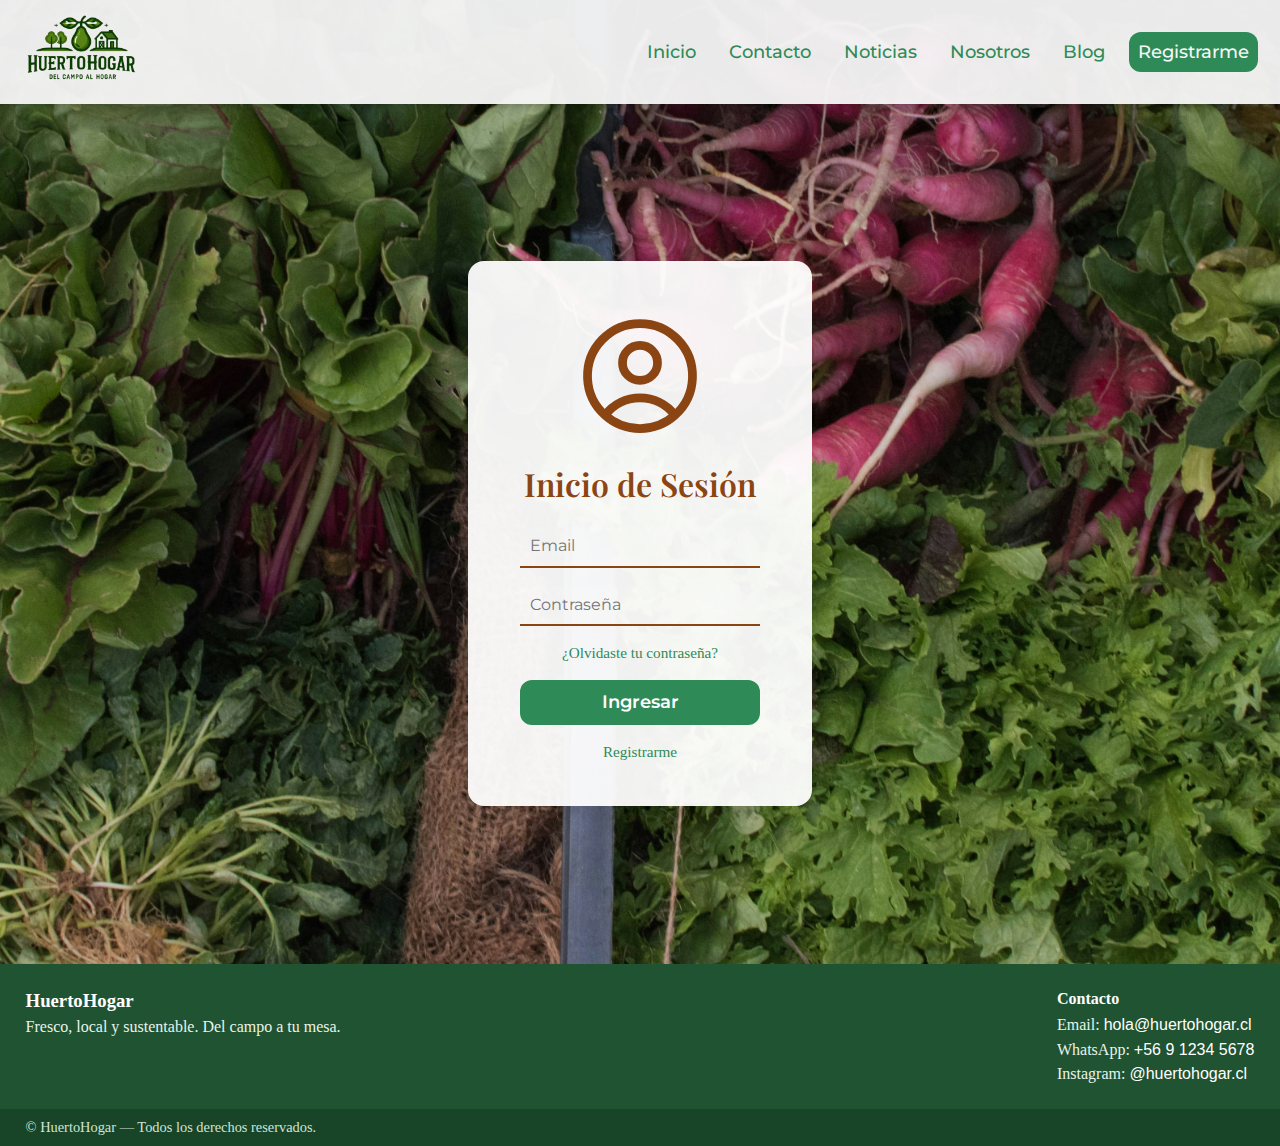
<file: inicio-sesion.html>
<!DOCTYPE html>
<html lang="es">            
<head>
    <meta charset="UTF-8">
    <meta name="viewport" content="width=device-width, initial-scale=1.0">
    <title>Inicio de Sesión</title>
    <link rel="stylesheet" href="css/style-login-registro.css">
    <link rel="preconnect" href="https://fonts.googleapis.com">
    <link rel="preconnect" href="https://fonts.gstatic.com" crossorigin>
    <link href="https://fonts.googleapis.com/css2?family=Montserrat:ital,wght@0,100..900;1,100..900&family=Playfair+Display:ital,wght@0,400..900;1,400..900&family=Roboto:ital,wght@0,100..900;1,100..900&display=swap" rel="stylesheet">
    <script src="js/usuario.js" defer></script>
    <link rel="stylesheet" href="css/normalize.css">
</head>
<!-- Favicon (Windows/Chrome/Edge/Firefox) -->
<link rel="icon" type="image/png" href="img/logo_transparent_1024.png">
<link rel="icon" type="image/png" sizes="32x32" href="img/logo_transparent_1024.png">
<link rel="icon" type="image/png" sizes="16x16" href="img/logo_transparent_1024.png">

<!-- iPhone/iPad -->
<link rel="apple-touch-icon" sizes="180x180" href="img/logo_icono.png?v=1">

<!-- Safari (macOS) pestaña anclada -->
<link rel="mask-icon" href="img/safari-pinned-tab.svg" color="#2E8B57">

<body id="login-body">
    <!-- Use el header por que es la barra de navegación"Parte superior de la página" -->
    <header class="header-login">
        <!-- Use <nav> para la barra de navegación ya que contiene los enlaces principales de la página -->
        <nav class="navbar-login">
            <a href="index.html" class="navbar-logo">
                <img src="img/logo.png" width="120" alt="Logo Huerto Hogar">
            </a>
            <ul class="navbar-links">
                <li><a href="index.html">Inicio</a></li>
                <li><a href="contacto.html">Contacto</a></li>
                <li><a href="noticias.html">Noticias</a></li>
                <li><a href="nosotros.html">Nosotros</a></li>
                <li><a href="blog.html">Blog</a></li>
                <li><a id="link-registro-login" href="registro.html">Registrarme</a></li>
            </ul>
        </nav>
    </header>
    <!-- Main es la parte principal de la página es mas significativa que un div-->
    <main class="main-login">
        <!-- Use <section> para la sección de inicio de sesión ya que es una sección temática dentro del main -->
        <section class="login-section">
            <div class="login-icon">
                <!-- Icono de usuario. Sacado de un web y adaptado por IA-->
                <svg xmlns="http://www.w3.org/2000/svg" fill="none" viewBox="0 0 24 24" stroke-width="1.5" stroke="#8B4513" width="140" height="140">
                    <path stroke-linecap="round" stroke-linejoin="round"
                        d="M17.982 18.725A7.488 7.488 0 0 0 12 15.75a7.488 7.488 0 0 0-5.982 2.975m11.963 0a9 9 0 1 0-11.963 0m11.963 0A8.966 8.966 0 0 1 12 21a8.966 8.966 0 0 1-5.982-2.275M15 9.75a3 3 0 1 1-6 0 3 3 0 0 1 6 0Z" />
                </svg>
            </div>
            <h1 class="login-title">Inicio de Sesión</h1>
            <!-- Use <form> para el formulario de inicio de sesión ya que es un formulario interactivo -->
            <form class="login-form" action="">
                <!-- Use <div> para agrupar los elementos del formulario y poder usarlos en el CSS -->
                <div class="form-group">
                    <input class="form-input" type="email" placeholder="Email" required>
                </div>
                <div class="form-group">
                    <input class="form-input" type="password" placeholder="Contraseña" required>
                </div>
                <div class="form-links">
                    <a href="" class="forgot-form-link">¿Olvidaste tu contraseña?</a>
                </div>
                <button class="login-btn" type="submit">Ingresar</button>
                <div class="form-links">
                    <a href="" class="forgot-form-link">Registrarme</a>
                </div>
            </form>
        </section>
    </main>

    <footer class="site-footer">
        <div class="footer-inner container">
            <div class="footer-brand">
                <h3>HuertoHogar</h3>
                <p>Fresco, local y sustentable. Del campo a tu mesa.</p>
            </div>
            <div class="footer-contact">
                <h4>Contacto</h4>
                <ul>
                    <li>Email: <a href="mailto:hola@huertohogar.cl">hola@huertohogar.cl</a></li>
                    <li>WhatsApp: <a href="#">+56 9 1234 5678</a></li>
                    <li>Instagram: <a href="https://www.instagram.com/huertohogar.cl/" target="_blank">@huertohogar.cl</a></li>
                </ul>
            </div>
        </div>
        <div class="footer-bottom">
            <div class="container small">© <span id="year"></span> HuertoHogar — Todos los derechos reservados.</div>
        </div>
    </footer>
</body>
</html>
</file>
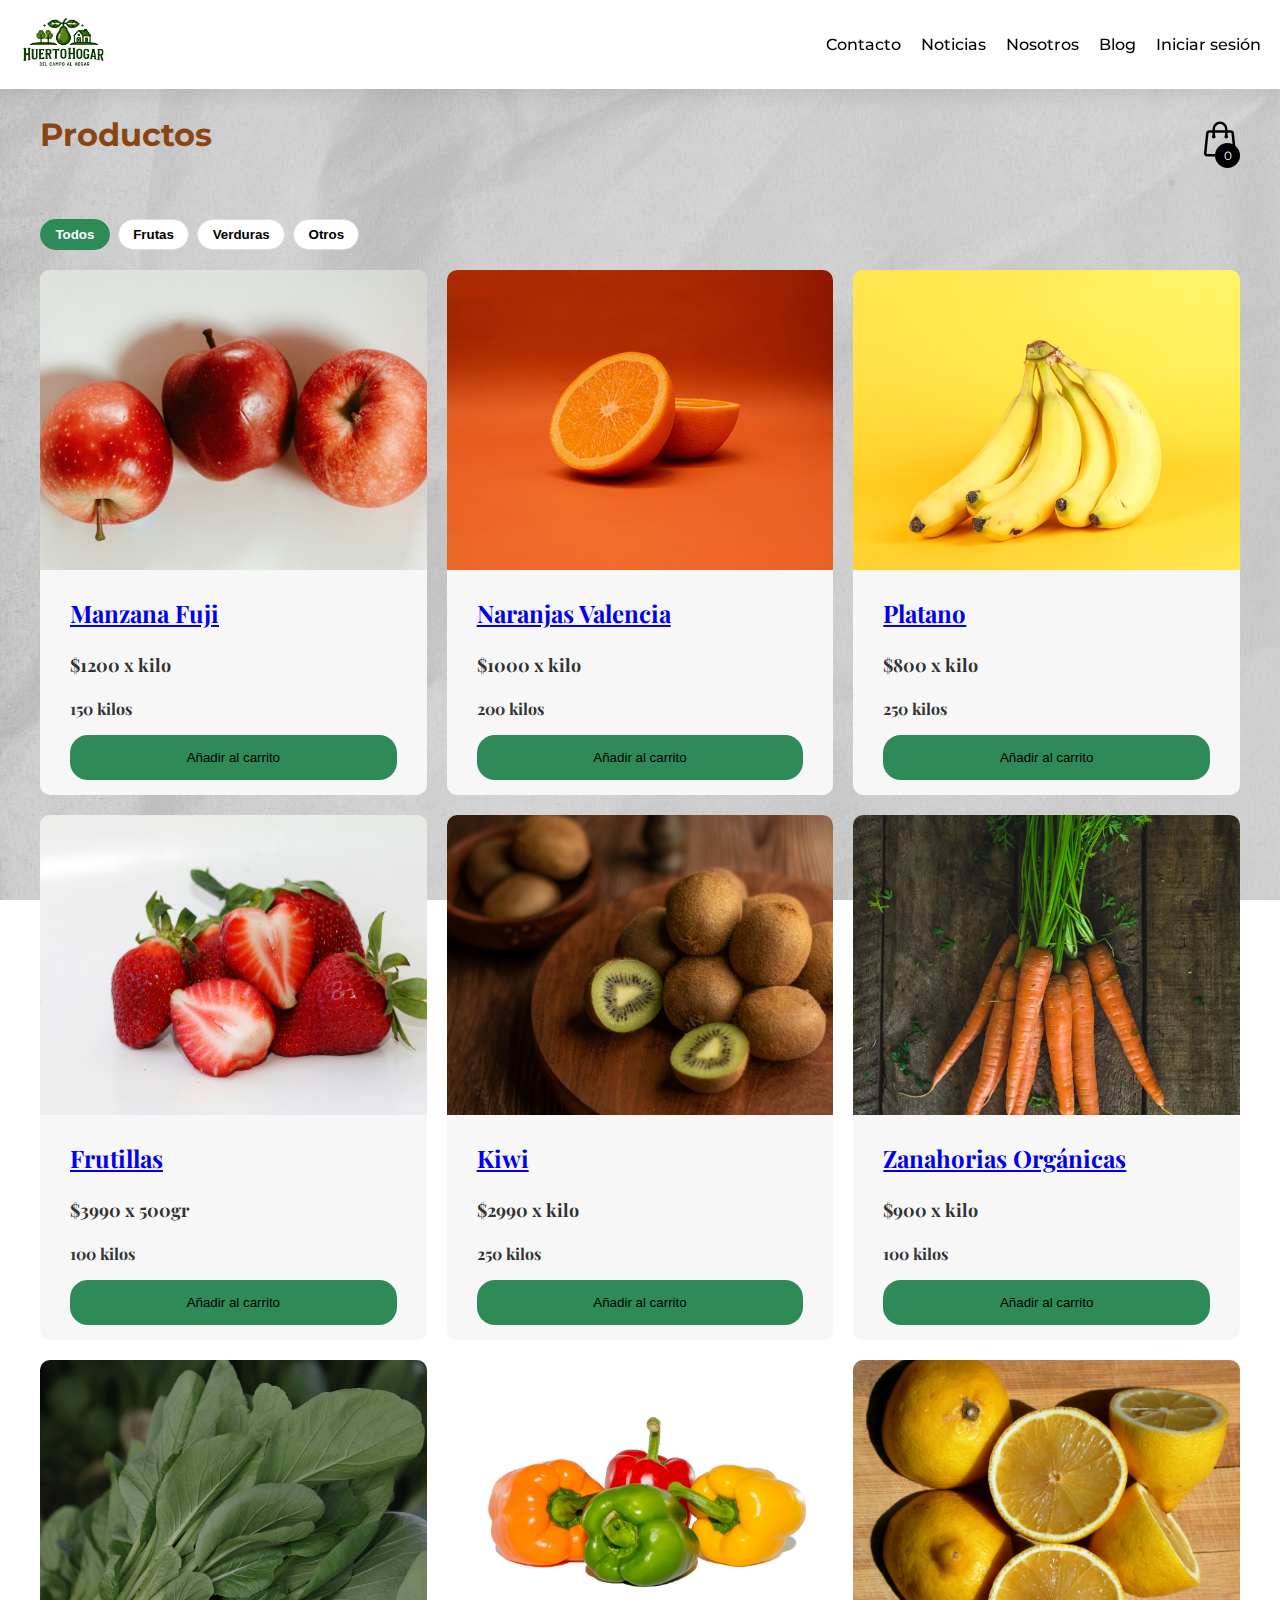
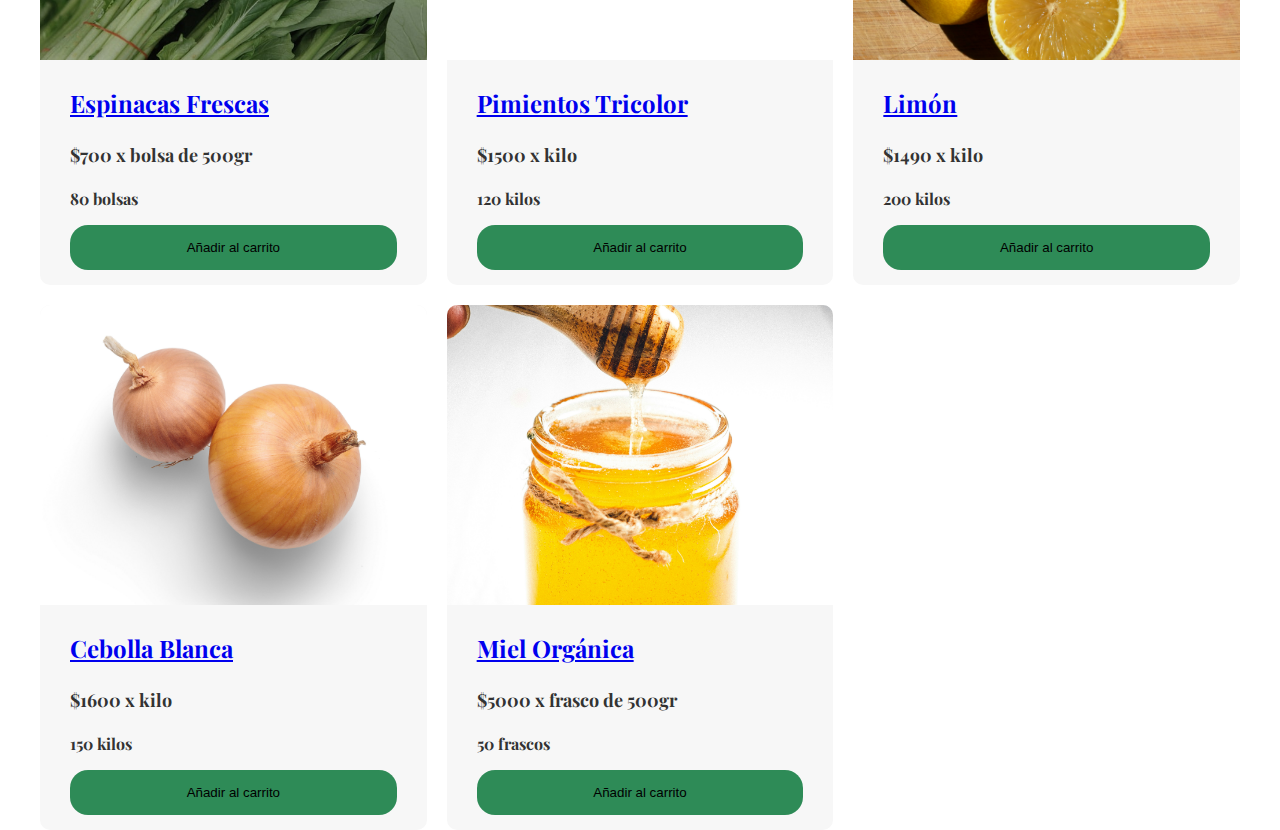
<file: listado-producto.html>
<!DOCTYPE html>
<html lang="es">
<head>
  <meta charset="UTF-8" />
  <meta name="viewport" content="width=device-width, initial-scale=1.0"/>
  <title>Listado Producto</title>
<link rel="stylesheet" href="css/style-listado.css">

  <link rel="preconnect" href="https://fonts.googleapis.com"/>
  <link rel="preconnect" href="https://fonts.gstatic.com" crossorigin/>
  <link href="https://fonts.googleapis.com/css2?family=Montserrat:wght@300;400;600;700;900&display=swap" rel="stylesheet"/>
  <link href="https://fonts.googleapis.com/css2?family=Playfair+Display:wght@700&display=swap" rel="stylesheet"/>
</head>
    <!-- Favicon (Windows/Chrome/Edge/Firefox) -->
<link rel="icon" type="image/png" href="img/logo_icono.png?v=1">
<link rel="icon" type="image/png" sizes="32x32" href="img/logo_icono.png?v=1">
<link rel="icon" type="image/png" sizes="16x16" href="img/logo_icono.png?v=1">

<!-- iPhone/iPad -->
<link rel="apple-touch-icon" sizes="180x180" href="img/logo_icono.png?v=1">

<!-- Safari (macOS) pestaña anclada -->
<link rel="mask-icon" href="img/safari-pinned-tab.svg" color="#2E8B57">
    <!-- Aquí el JS renderiza los productos -->
    
<body id="body-product">
  <div class="content-all">
    <section>
        <header class="nav">
    <!-- Logo -->
    <div class="nav-logo">
      <a href="index.html">
        <img src="img/huertologo.jpeg" alt="HuertoHogar">
      </a>
    </div>
  
    
    <nav class="nav_links">
      <a href="contacto.html">Contacto</a>
      <a href="noticias.html">Noticias</a>
      <a href="nosotros.html">Nosotros</a>
      <a href="blog.html">Blog</a>
      <a class="btn btn--primary" href="inicio-sesion.html">Iniciar sesión</a>
    </nav>
  </header>
    </section>
    <header>
       
      <h1 class="titulo">Productos</h1>

      <div class="container-icon">
        <div class="container-cart-icon">
          <svg xmlns="http://www.w3.org/2000/svg" fill="none" viewBox="0 0 24 24"
            stroke-width="1.5" stroke="currentColor" class="icon-cart">
            <path stroke-linecap="round" stroke-linejoin="round"
              d="M15.75 10.5V6a3.75 3.75 0 1 0-7.5 0v4.5m11.356-1.993 1.263 12c.07.665-.45 1.243-1.119 1.243H4.25a1.125 1.125 0 0 1-1.12-1.243l1.264-12A1.125 1.125 0 0 1 5.513 7.5h12.974c.576 0 1.059.435 1.119 1.007ZM8.625 10.5a.375.375 0 1 1-.75 0 .375.375 0 0 1 .75 0Zm7.5 0a.375.375 0 1 1-.75 0 .375.375 0 0 1 .75 0Z"/>
          </svg>
          <div class="count-producto">
            <span id="contador-productos">0</span>
          </div>
        </div>

        <!-- Carrito (nota: clase 'container-cart-producto' para que coincida con tu CSS) -->
        <div class="container-cart-producto hidden-cart">
          <div class="row-product"><!-- lo llena JS --></div>

          <div class="cart-total hidden">
            <h3>Total:</h3>
            <span class="total-pagar">$0</span>
          </div>

          <p class="cart-empty">El carrito está vacio</p>
        </div>
      </div>
    </header>
  </div>
  <!-- Aquí se filtran los productos -->
   <div class="filters" data-filtros>
  <button class="filtro active" data-cat="todos">Todos</button>
  <button class="filtro" data-cat="frutas">Frutas</button>
  <button class="filtro" data-cat="verduras">Verduras</button>
  <button class="filtro" data-cat="otros">Otros</button>
</div>

  <div class="container-items" ></div>
  <script src="js/index.js" defer></script>
</body>
</html>
</file>
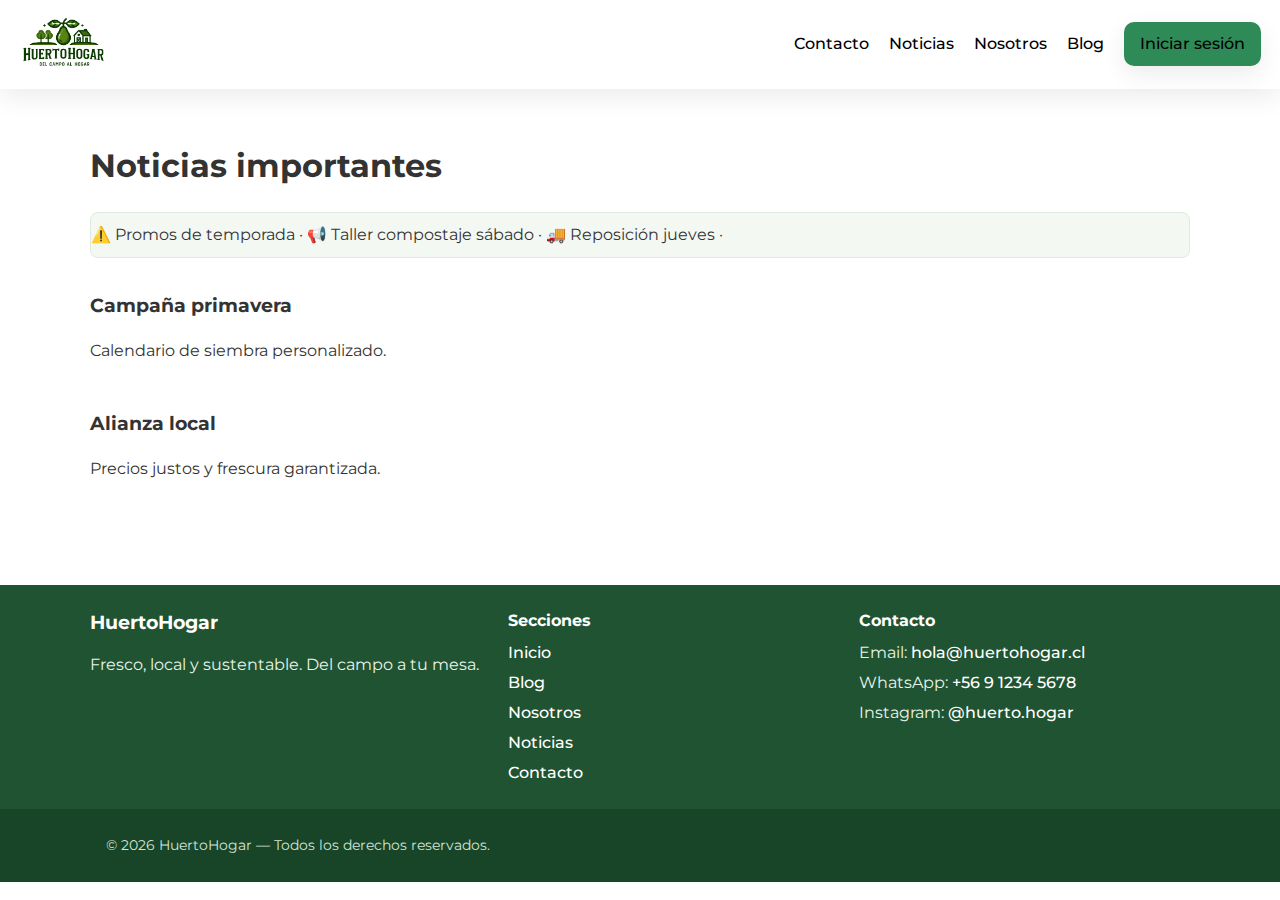
<file: noticias.html>
<!DOCTYPE html>

<html lang="es"><head>
<meta charset="utf-8"/>
<meta content="width=device-width, initial-scale=1.0" name="viewport"/>
<title>HuertoHogar – Noticias</title>
<link href="https://fonts.googleapis.com/css2?family=Montserrat:wght@400;500;600&amp;family=Playfair+Display:wght@600;700&amp;display=swap" rel="stylesheet"/>
<link rel="stylesheet" href="css/tokens.css">
<link rel="stylesheet" href="css/base.css">
<link rel="stylesheet" href="css/components.css">
<link rel="stylesheet" href="css/pages/noticias.css">
<link rel="stylesheet" href="css/overrides.css">
<!-- Nota: css/style.legacy.css es respaldo y NO se carga. -->
</head>
<!-- Favicon (Windows/Chrome/Edge/Firefox) -->
<link rel="icon" type="image/png" href="img/logo_icono.png?v=1">
<link rel="icon" type="image/png" sizes="32x32" href="img/logo_icono.png?v=1">
<link rel="icon" type="image/png" sizes="16x16" href="img/logo_icono.png?v=1">

<!-- iPhone/iPad -->
<link rel="apple-touch-icon" sizes="180x180" href="img/logo_icono.png?v=1">

<!-- Safari (macOS) pestaña anclada -->
<link rel="mask-icon" href="img/safari-pinned-tab.svg" color="#2E8B57">
<body class="page-noticias"><header class="nav">
    <!-- Logo -->
    <div class="nav-logo">
      <a href="index.html">
        <img src="img/huertologo.jpeg" alt="HuertoHogar">
      </a>
    </div>
  
    
    <nav class="nav_links">
      <a href="contacto.html">Contacto</a>
      <a href="noticias.html">Noticias</a>
      <a href="nosotros.html">Nosotros</a>
      <a href="blog.html">Blog</a>
      <a class="btn btn--primary" href="inicio-sesion.html">Iniciar sesión</a>
    </nav>
  </header>

<section class="container section-pad">
<h1>Noticias importantes</h1>
<div class="ticker"><div class="ticker__track">
<span>⚠️ Promos de temporada · </span><span>📢 Taller compostaje sábado · </span><span>🚚 Reposición jueves · </span>
</div></div>
<ul class="news-list">
<li><h3>Campaña primavera</h3><p>Calendario de siembra personalizado.</p></li>
<li><h3>Alianza local</h3><p>Precios justos y frescura garantizada.</p></li>
</ul>
</section>
<footer class="site-footer">
<div class="footer-inner container">
<div class="footer-brand">
<h3>HuertoHogar</h3><p>Fresco, local y sustentable. Del campo a tu mesa.</p>
</div>
<div class="footer-links">
<h4>Secciones</h4>
<ul>
<li><a href="index.html">Inicio</a></li>
<li><a href="blog.html">Blog</a></li>
<li><a href="nosotros.html">Nosotros</a></li>
<li><a href="noticias.html">Noticias</a></li>
<li><a href="contacto.html">Contacto</a></li>
</ul>
</div>
<div class="footer-contact">
<h4>Contacto</h4>
<ul>
<li>Email: <a href="mailto:hola@huertohogar.cl">hola@huertohogar.cl</a></li>
<li>WhatsApp: <a href="#">+56 9 1234 5678</a></li>
<li>Instagram: <a href="#">@huerto.hogar</a></li>
</ul>
</div>
</div>
<div class="footer-bottom"><div class="container small">© <span id="year"></span> HuertoHogar — Todos los derechos reservados.</div></div>
</footer>
<script>(function(){var y=document.getElementById('year'); if(y) y.textContent=new Date().getFullYear();})();</script>
</body>
</html>
</file>
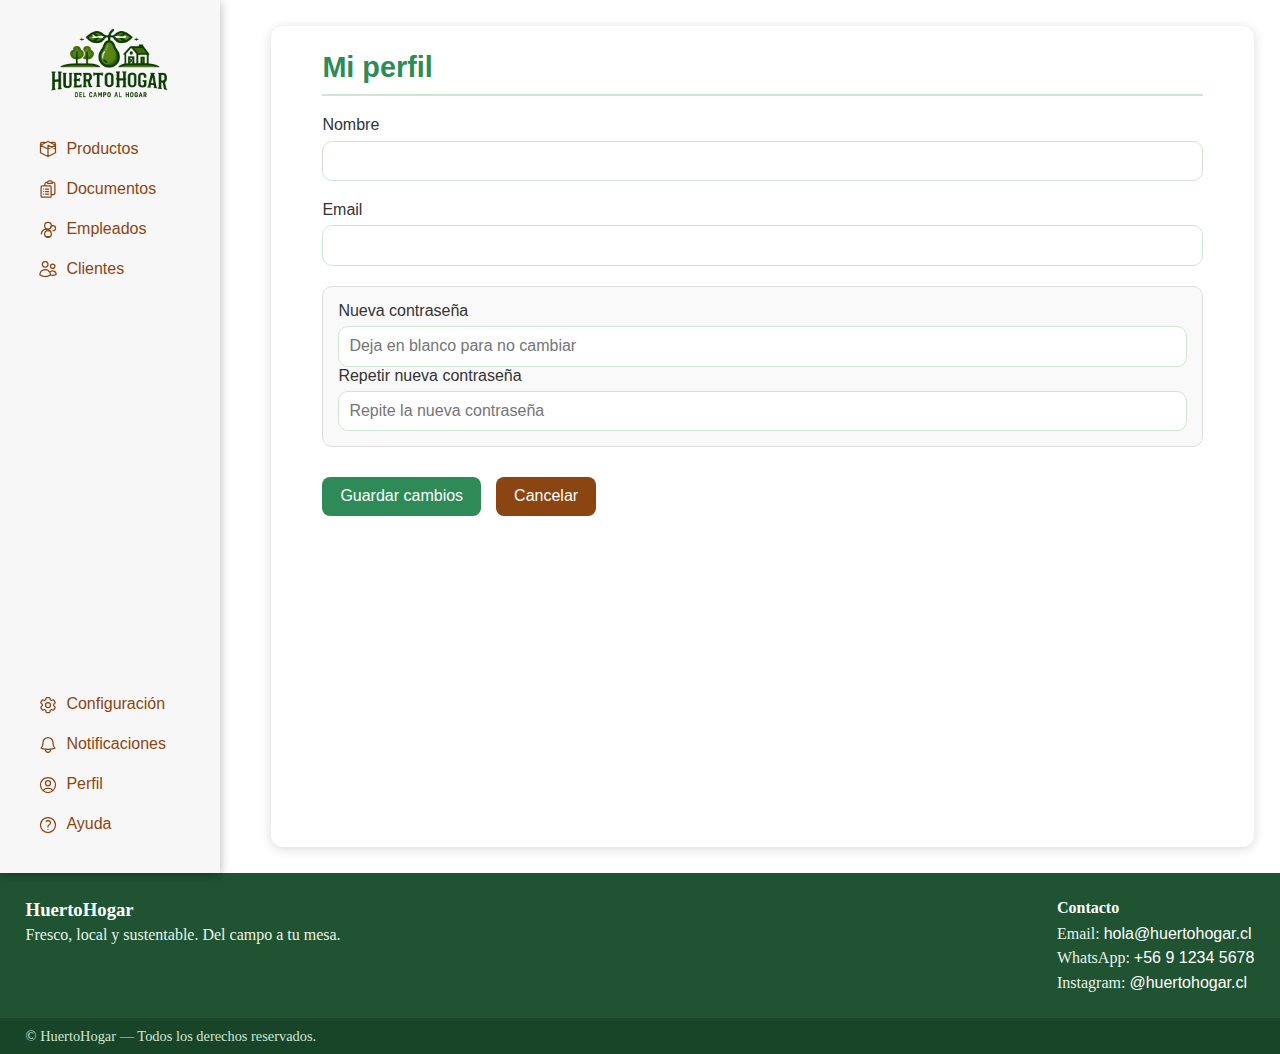
<file: perfil-admin.html>
<!DOCTYPE html>
<html lang="en">

<head>
    <meta charset="UTF-8">
    <meta name="viewport" content="width=device-width, initial-scale=1.0">
    <title>Mi perfil</title>
    <link rel="stylesheet" href="css/style-perfil-admin.css">
    <link rel="stylesheet" href="css/normalize.css">
    <script src="js/usuario.js" defer></script>
</head>
<!-- Favicon (Windows/Chrome/Edge/Firefox) -->
<link rel="icon" type="image/png" href="img/logo_transparent_1024.png">
<link rel="icon" type="image/png" sizes="32x32" href="img/logo_transparent_1024.png">
<link rel="icon" type="image/png" sizes="16x16" href="img/logo_transparent_1024.png">

<!-- iPhone/iPad -->
<link rel="apple-touch-icon" sizes="180x180" href="img/logo_icono.png?v=1">

<!-- Safari (macOS) pestaña anclada -->
<link rel="mask-icon" href="img/safari-pinned-tab.svg" color="#2E8B57">

<body>
    <section class="section-principal">
        <nav class="nav-admin">
            <ul class="nav-principal-admin">
                <div>
                    <a href="home-admin.html"><img id="img-logo-nav" src="img/logo.png" width="130"></a>
                </div>
                <li class="link-nav-admin"><a href=""><svg xmlns="http://www.w3.org/2000/svg" fill="none"
                            viewBox="0 0 24 24" stroke-width="1.5" stroke="currentColor" class="size-6">
                            <path stroke-linecap="round" stroke-linejoin="round"
                                d="M21 7.5V6a2 2 0 0 0-2-2h-3m5 3.5-9 4.5m9-4.5-9-4.5M3 7.5V6a2 2 0 0 1 2-2h3m-5 3.5 9 4.5m-9-4.5 9-4.5m0 0V3m0 4.5V21m0-13.5 9 4.5M12 21l-9-4.5V7.5m9 13.5 9-4.5V7.5" />
                        </svg>Productos</a></li>
                <li class="link-nav-admin"><a href=""><svg xmlns="http://www.w3.org/2000/svg" fill="none"
                            viewBox="0 0 24 24" stroke-width="1.5" stroke="currentColor" class="size-6">
                            <path stroke-linecap="round" stroke-linejoin="round"
                                d="M9 12h3.75M9 15h3.75M9 18h3.75m3 .75H18a2.25 2.25 0 0 0 2.25-2.25V6.108c0-1.135-.845-2.098-1.976-2.192a48.424 48.424 0 0 0-1.123-.08m-5.801 0c-.065.21-.1.433-.1.664 0 .414.336.75.75.75h4.5a.75.75 0 0 0 .75-.75 2.25 2.25 0 0 0-.1-.664m-5.8 0A2.251 2.251 0 0 1 13.5 2.25H15c1.012 0 1.867.668 2.15 1.586m-5.8 0c-.376.023-.75.05-1.124.08C9.095 4.01 8.25 4.973 8.25 6.108V8.25m0 0H4.875c-.621 0-1.125.504-1.125 1.125v11.25c0 .621.504 1.125 1.125 1.125h9.75c.621 0 1.125-.504 1.125-1.125V9.375c0-.621-.504-1.125-1.125-1.125H8.25ZM6.75 12h.008v.008H6.75V12Zm0 3h.008v.008H6.75V15Zm0 3h.008v.008H6.75V18Z" />
                        </svg>
                        Documentos</a></li>
                <li class="link-nav-admin"><a href="empleados-admin.html"><svg xmlns="http://www.w3.org/2000/svg"
                            fill="none" viewBox="0 0 24 24" stroke-width="1.5" stroke="currentColor" class="size-6">
                            <path stroke-linecap="round" stroke-linejoin="round"
                                d="M16 18a4 4 0 1 0-8 0m8 0a4 4 0 1 1-8 0m8 0v1a2 2 0 0 1-2 2H10a2 2 0 0 1-2-2v-1m8 0a6 6 0 1 0-12 0" />
                            <path stroke-linecap="round" stroke-linejoin="round"
                                d="M12 12a4 4 0 1 0-4-4 4 4 0 0 0 4 4zm6 2a3 3 0 1 0-3-3" />
                        </svg>Empleados</a></li>
                <li class="link-nav-admin"><a href="clientes-admin.html"><svg wit thxmlns="http://www.w3.org/2000/svg"
                            fill="none" viewBox="0 0 24 24" stroke-width="1.5" stroke="currentColor" class="size-6">
                            <path stroke-linecap="round" stroke-linejoin="round"
                                d="M15 19.128a9.38 9.38 0 0 0 2.625.372 9.337 9.337 0 0 0 4.121-.952 4.125 4.125 0 0 0-7.533-2.493M15 19.128v-.003c0-1.113-.285-2.16-.786-3.07M15 19.128v.106A12.318 12.318 0 0 1 8.624 21c-2.331 0-4.512-.645-6.374-1.766l-.001-.109a6.375 6.375 0 0 1 11.964-3.07M12 6.375a3.375 3.375 0 1 1-6.75 0 3.375 3.375 0 0 1 6.75 0Zm8.25 2.25a2.625 2.625 0 1 1-5.25 0 2.625 2.625 0 0 1 5.25 0Z" />
                        </svg>
                        Clientes</a></li>
                <li class="link-nav-admin"><a href=""></a></li>
            </ul>
            <ul class="nav-secundario-admin">
                <li class="link-nav-admin"><a href=""><svg xmlns="http://www.w3.org/2000/svg" fill="none"
                            viewBox="0 0 24 24" stroke-width="1.5" stroke="currentColor" class="size-6">
                            <path stroke-linecap="round" stroke-linejoin="round"
                                d="M9.594 3.94c.09-.542.56-.94 1.11-.94h2.593c.55 0 1.02.398 1.11.94l.213 1.281c.063.374.313.686.645.87.074.04.147.083.22.127.325.196.72.257 1.075.124l1.217-.456a1.125 1.125 0 0 1 1.37.49l1.296 2.247a1.125 1.125 0 0 1-.26 1.431l-1.003.827c-.293.241-.438.613-.43.992a7.723 7.723 0 0 1 0 .255c-.008.378.137.75.43.991l1.004.827c.424.35.534.955.26 1.43l-1.298 2.247a1.125 1.125 0 0 1-1.369.491l-1.217-.456c-.355-.133-.75-.072-1.076.124a6.47 6.47 0 0 1-.22.128c-.331.183-.581.495-.644.869l-.213 1.281c-.09.543-.56.94-1.11.94h-2.594c-.55 0-1.019-.398-1.11-.94l-.213-1.281c-.062-.374-.312-.686-.644-.87a6.52 6.52 0 0 1-.22-.127c-.325-.196-.72-.257-1.076-.124l-1.217.456a1.125 1.125 0 0 1-1.369-.49l-1.297-2.247a1.125 1.125 0 0 1 .26-1.431l1.004-.827c.292-.24.437-.613.43-.991a6.932 6.932 0 0 1 0-.255c.007-.38-.138-.751-.43-.992l-1.004-.827a1.125 1.125 0 0 1-.26-1.43l1.297-2.247a1.125 1.125 0 0 1 1.37-.491l1.216.456c.356.133.751.072 1.076-.124.072-.044.146-.086.22-.128.332-.183.582-.495.644-.869l.214-1.28Z" />
                            <path stroke-linecap="round" stroke-linejoin="round"
                                d="M15 12a3 3 0 1 1-6 0 3 3 0 0 1 6 0Z" />
                        </svg>
                        Configuración</a></li>
                <li class="link-nav-admin"><a href=""><svg xmlns="http://www.w3.org/2000/svg" fill="none"
                            viewBox="0 0 24 24" stroke-width="1.5" stroke="currentColor" class="size-6">
                            <path stroke-linecap="round" stroke-linejoin="round"
                                d="M14.857 17.082a23.848 23.848 0 0 0 5.454-1.31A8.967 8.967 0 0 1 18 9.75V9A6 6 0 0 0 6 9v.75a8.967 8.967 0 0 1-2.312 6.022c1.733.64 3.56 1.085 5.455 1.31m5.714 0a24.255 24.255 0 0 1-5.714 0m5.714 0a3 3 0 1 1-5.714 0" />
                        </svg>
                        Notificaciones</a></li>
                <li class="link-nav-admin"><a href="perfil-admin.html"><svg xmlns="http://www.w3.org/2000/svg" fill="none"
                            viewBox="0 0 24 24" stroke-width="1.5" stroke="currentColor" class="size-6">
                            <path stroke-linecap="round" stroke-linejoin="round"
                                d="M17.982 18.725A7.488 7.488 0 0 0 12 15.75a7.488 7.488 0 0 0-5.982 2.975m11.963 0a9 9 0 1 0-11.963 0m11.963 0A8.966 8.966 0 0 1 12 21a8.966 8.966 0 0 1-5.982-2.275M15 9.75a3 3 0 1 1-6 0 3 3 0 0 1 6 0Z" />
                        </svg>
                        Perfil</a></li>
                <li class="link-nav-admin"><a href=""><svg xmlns="http://www.w3.org/2000/svg" fill="none"
                            viewBox="0 0 24 24" stroke-width="1.5" stroke="currentColor" class="size-6">
                            <path stroke-linecap="round" stroke-linejoin="round"
                                d="M9.879 7.519c1.171-1.025 3.071-1.025 4.242 0 1.172 1.025 1.172 2.687 0 3.712-.203.179-.43.326-.67.442-.745.361-1.45.999-1.45 1.827v.75M21 12a9 9 0 1 1-18 0 9 9 0 0 1 18 0Zm-9 5.25h.008v.008H12v-.008Z" />
                        </svg>
                        Ayuda</a></li>
            </ul>
        </nav>
        <main id="main-admin" class="container-perfil">
            <h1>Mi perfil</h1>
            <form id="form-perfil-admin" class="perfil-form">
                <div class="campo">
                    <label for="perfil-nombre">Nombre</label>
                    <input type="text" id="perfil-nombre" required>
                </div>

                <div class="campo">
                    <label for="perfil-email">Email</label>
                    <input type="email" id="perfil-email" required>
                </div>

                <fieldset class="grupo"> <!-- Etiqueta para agrupar formularios relacionados entre si-->
                    <div class="campo">
                        <label for="perfil-password">Nueva contraseña</label>
                        <input type="password" id="perfil-password" placeholder="Deja en blanco para no cambiar">
                    </div>
                    <div class="campo">
                        <label for="perfil-password2">Repetir nueva contraseña</label>
                        <input type="password" id="perfil-password2" placeholder="Repite la nueva contraseña">
                    </div>
                </fieldset>

                <div class="acciones">
                    <button type="submit" class="btn-primario">Guardar cambios</button>
                    <button type="button" id="btn-cancelar" class="btn-secundario">Cancelar</button>
                </div>
                <p id="perfil-msg" class="msg" aria-live="polite"></p>
            </form>
        </main>
    </section>
    <footer class="site-footer">
        <div class="footer-inner container">
            <div class="footer-brand">
                <h3>HuertoHogar</h3>
                <p>Fresco, local y sustentable. Del campo a tu mesa.</p>
            </div>
            <div class="footer-contact">
                <h4>Contacto</h4>
                <ul>
                    <li>Email: <a href="mailto:hola@huertohogar.cl">hola@huertohogar.cl</a></li>
                    <li>WhatsApp: <a href="#">+56 9 1234 5678</a></li>
                    <li>Instagram: <a href="https://www.instagram.com/huertohogar.cl/"
                            target="_blank">@huertohogar.cl</a></li>
                </ul>
            </div>
        </div>
        <div class="footer-bottom">
            <div class="container small">© <span id="year"></span> HuertoHogar — Todos los derechos reservados.</div>
        </div>
    </footer>
    <script src="js/usuario.js"></script>
</body>

</html>
</file>
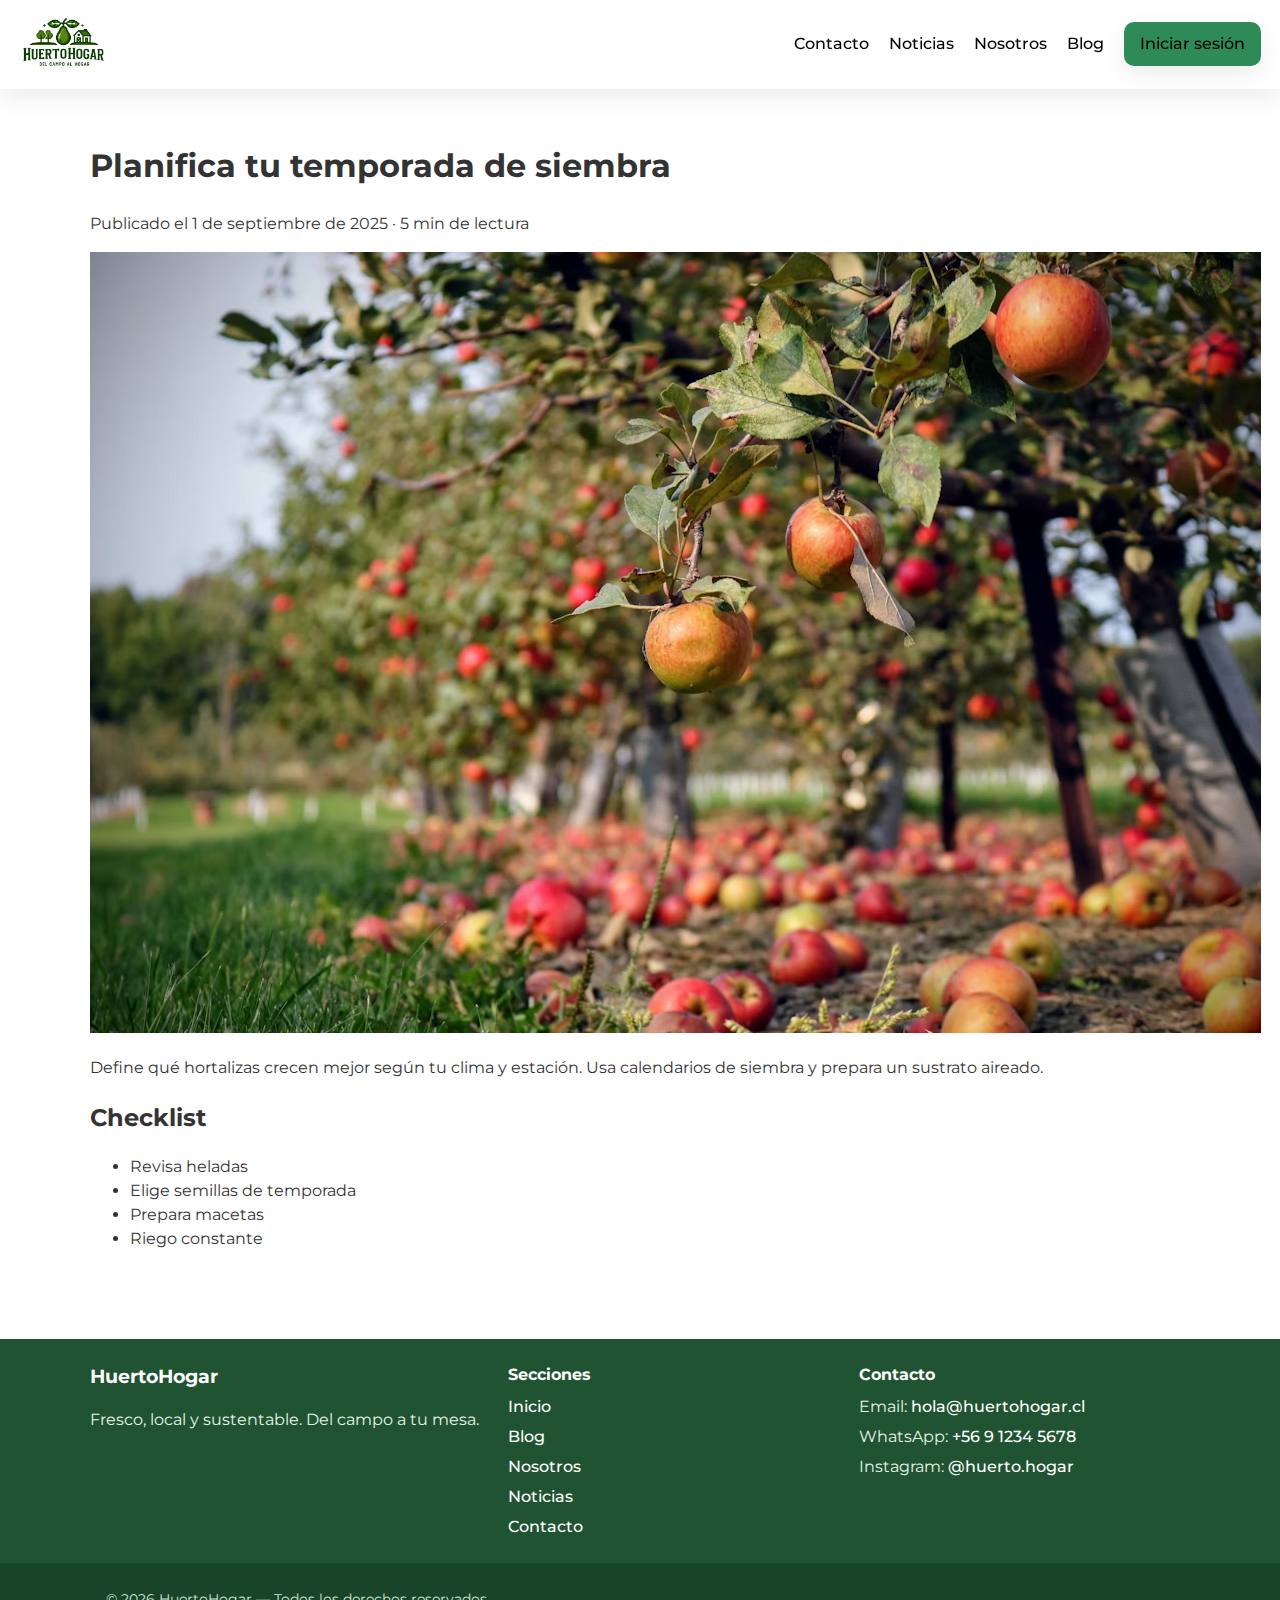
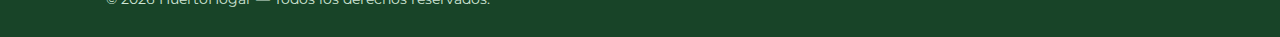
<file: post.html>
<!DOCTYPE html>

<html lang="es"><head>
<meta charset="utf-8"/>
<meta content="width=device-width, initial-scale=1.0" name="viewport"/>
<title>HuertoHogar – Artículo</title>
<link href="https://fonts.googleapis.com/css2?family=Montserrat:wght@400;500;600&amp;family=Playfair+Display:wght@600;700&amp;display=swap" rel="stylesheet"/>
<link rel="stylesheet" href="css/tokens.css">
<link rel="stylesheet" href="css/base.css">
<link rel="stylesheet" href="css/components.css">
<link rel="stylesheet" href="css/pages/post.css">
<link rel="stylesheet" href="css/overrides.css">
<!-- Nota: css/style.legacy.css es respaldo y NO se carga. -->
</head>
<!-- Favicon (Windows/Chrome/Edge/Firefox) -->
<link rel="icon" type="image/png" href="img/logo_icono.png?v=1">
<link rel="icon" type="image/png" sizes="32x32" href="img/logo_icono.png?v=1">
<link rel="icon" type="image/png" sizes="16x16" href="img/logo_icono.png?v=1">

<!-- iPhone/iPad -->
<link rel="apple-touch-icon" sizes="180x180" href="img/logo_icono.png?v=1">

<!-- Safari (macOS) pestaña anclada -->
<link rel="mask-icon" href="img/safari-pinned-tab.svg" color="#2E8B57">
<body class="page-post"><header class="nav">
    <!-- Logo -->
    <div class="nav-logo">
      <a href="index.html">
        <img src="img/huertologo.jpeg" alt="HuertoHogar">
      </a>
    </div>
  
    
    <nav class="nav_links">
      <a href="contacto.html">Contacto</a>
      <a href="noticias.html">Noticias</a>
      <a href="nosotros.html">Nosotros</a>
      <a href="blog.html">Blog</a>
      <a class="btn btn--primary" href="inicio-sesion.html">Iniciar sesión</a>
    </nav>
  </header>

<section class="container section-pad post">
<article class="post-article">
<h1>Planifica tu temporada de siembra</h1>
<p class="post-meta">Publicado el 1 de septiembre de 2025 · 5 min de lectura</p>
<img alt="Temporada de siembra" class="post-cover" src="img/huerto.jpg"/>
<div class="post-content">
<p>Define qué hortalizas crecen mejor según tu clima y estación. Usa calendarios de siembra y prepara un sustrato aireado.</p>
<h2>Checklist</h2>
<ul><li>Revisa heladas</li><li>Elige semillas de temporada</li><li>Prepara macetas</li><li>Riego constante</li></ul>
</div>
</article>
</section>
<footer class="site-footer">
<div class="footer-inner container">
<div class="footer-brand">
<h3>HuertoHogar</h3><p>Fresco, local y sustentable. Del campo a tu mesa.</p>
</div>
<div class="footer-links">
<h4>Secciones</h4>
<ul>
<li><a href="index.html">Inicio</a></li>
<li><a href="blog.html">Blog</a></li>
<li><a href="nosotros.html">Nosotros</a></li>
<li><a href="noticias.html">Noticias</a></li>
<li><a href="contacto.html">Contacto</a></li>
</ul>
</div>
<div class="footer-contact">
<h4>Contacto</h4>
<ul>
<li>Email: <a href="mailto:hola@huertohogar.cl">hola@huertohogar.cl</a></li>
<li>WhatsApp: <a href="#">+56 9 1234 5678</a></li>
<li>Instagram: <a href="#">@huerto.hogar</a></li>
</ul>
</div>
</div>
<div class="footer-bottom"><div class="container small">© <span id="year"></span> HuertoHogar — Todos los derechos reservados.</div></div>
</footer>
<script>(function(){var y=document.getElementById('year'); if(y) y.textContent=new Date().getFullYear();})();</script>
</body>
</html>
</file>
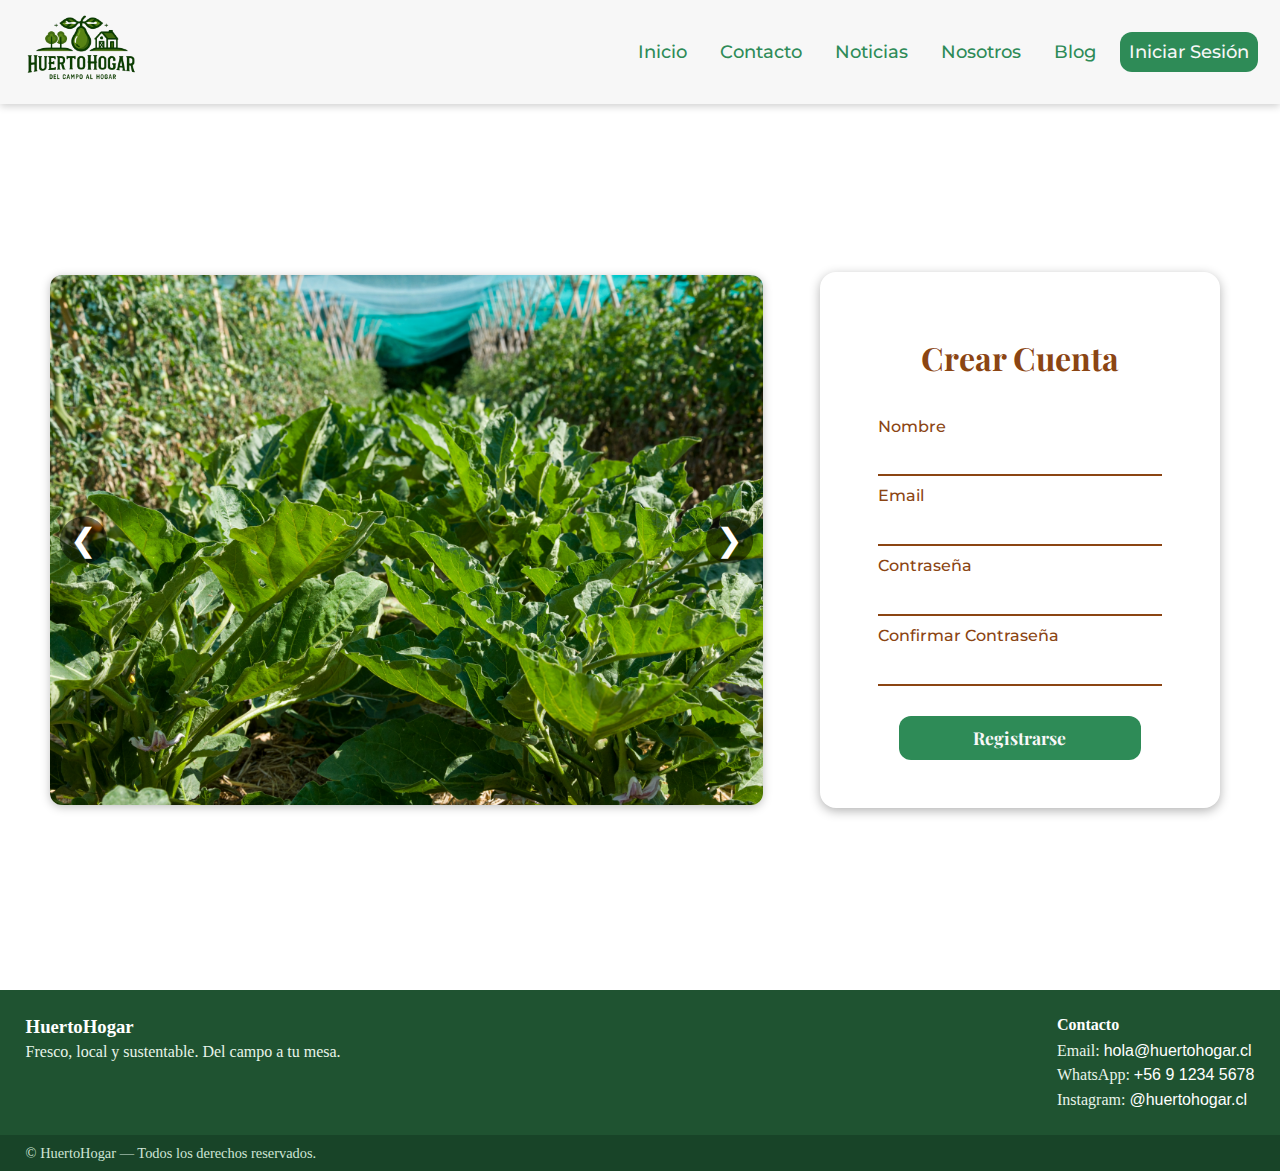
<file: registro.html>
<!DOCTYPE html>
<html lang="en">

<head>
    <meta charset="UTF-8">
    <meta name="viewport" content="width=device-width, initial-scale=1.0">
    <title>Registro</title>
    <link rel="stylesheet" href="css/style-login-registro.css">
    <link rel="preconnect" href="https://fonts.googleapis.com">
    <link rel="preconnect" href="https://fonts.gstatic.com" crossorigin>
    <link rel="preconnect" href="https://fonts.googleapis.com">
    <link rel="preconnect" href="https://fonts.gstatic.com" crossorigin>
    <link
        href="https://fonts.googleapis.com/css2?family=Montserrat:ital,wght@0,100..900;1,100..900&family=Playfair+Display:ital,wght@0,400..900;1,400..900&family=Roboto:ital,wght@0,100..900;1,100..900&display=swap"
        rel="stylesheet">
    <link rel="stylesheet" href="css/normalize.css">
    <script src="js/usuario.js" defer></script>
</head>
<!-- Favicon (Windows/Chrome/Edge/Firefox) -->
<link rel="icon" type="image/png" href="img/logo_transparent_1024.png">
<link rel="icon" type="image/png" sizes="32x32" href="img/logo_transparent_1024.png">
<link rel="icon" type="image/png" sizes="16x16" href="img/logo_transparent_1024.png">

<!-- iPhone/iPad -->
<link rel="apple-touch-icon" sizes="180x180" href="img/logo_icono.png?v=1">

<!-- Safari (macOS) pestaña anclada -->
<link rel="mask-icon" href="img/safari-pinned-tab.svg" color="#2E8B57">

<body class="registro-body">
    <!-- Use el header por que es la barra de navegación"Parte superior de la página" -->
    <header class="header-login">
        <!-- Use <nav> para la barra de navegación ya que contiene los enlaces principales de la página -->
        <nav class="navbar-login">
            <a href="index.html" class="navbar-logo">
                <img src="img/logo.png" width="120" alt="Logo Huerto Hogar">
            </a>
            <ul class="navbar-links">
                <li><a href="index.html">Inicio</a></li>
                <li><a href="contacto.html">Contacto</a></li>
                <li><a href="noticias.html">Noticias</a></li>
                <li><a href="nosotros.html">Nosotros</a></li>
                <li><a href="blog.html">Blog</a></li>
                <li><a id="link-inicio-sesion" href="inicio-sesion.html">Iniciar Sesión</a></li>
            </ul>
        </nav>
    </header>
    <main class="main-registro">
        <section class="carrusel-registro">
            <div class="carrusel-container">
                <div class="carrusel-slide active">
                    <img src="img/huerto_registro2.jpg" alt="Imagen 1">
                </div>
                <div class="carrusel-slide">
                    <img src="img/zanahorias.jpg" alt="Imagen 2">
                </div>
                <div class="carrusel-slide">
                    <img src="img/espinaca.jpg" alt="Imagen 3">
                </div>
            </div>
            <button class="carrusel-btn prev">❮</button>
            <button class="carrusel-btn next">❯</button>
        </section>
        <section class="registro-section">
            <h1 class="registro-title">Crear Cuenta</h1>
            <form class="registro-form" action="">
                <div class="form-group">
                    <label for="nombre">Nombre</label>
                    <input type="text" id="nombre" class="form-input" required>
                </div>
                <div class="form-group">
                    <label for="email">Email</label>
                    <input type="email" id="email" class="form-input" required>
                </div>
                <div class="form-group">
                    <label for="password">Contraseña</label>
                    <input type="password" id="password" class="form-input" required>
                </div>
                <div class="form-group">
                    <label for="confirm-password">Confirmar Contraseña</label>
                    <input type="password" id="confirm-password" class="form-input" required>
                </div>
                <button type="submit" class="registro-btn">Registrarse</button>
            </form>
        </section>
    </main>

    <footer class="site-footer">
        <div class="footer-inner container">
            <div class="footer-brand">
                <h3>HuertoHogar</h3>
                <p>Fresco, local y sustentable. Del campo a tu mesa.</p>
            </div>
            <div class="footer-contact">
                <h4>Contacto</h4>
                <ul>
                    <li>Email: <a href="mailto:hola@huertohogar.cl">hola@huertohogar.cl</a></li>
                    <li>WhatsApp: <a href="#">+56 9 1234 5678</a></li>
                    <li>Instagram: <a href="https://www.instagram.com/huertohogar.cl/"target="_blank">@huertohogar.cl</a></li>
                </ul>
            </div>
        </div>
        <div class="footer-bottom">
            <div class="container small">© <span id="year"></span> HuertoHogar — Todos los derechos reservados.</div>
        </div>
    </footer>
</body>

</html>
</file>
<file: css/tokens.css>
:root{
    --background: #F7F7F7;
    --accent: #2E8B57;
    --highlight: #FFD700;
    --title: #8B4513;
    --text:#333333;
    --text2:#666666;

    --radius: 16px;
    --shadow: 0 8px 24px rgba(0,0,0,.08);
}
</file>
<file: css/base.css>
/* Base global mínima */
html, body { margin: 0; }
</file>
<file: css/components.css>
:root{
    --background: #F7F7F7;
    --accent: #2E8B57;
    --highlight: #FFD700;
    --title: #8B4513;
    --text:#333333;
    --text2:#666666;

    --radius: 16px;
    --shadow: 0 8px 24px rgba(0,0,0,.08);
}
*{box-sizing: border-box;}
html,body{margin:0;padding:0}
body{
    background: var(--bg);
    color: var(--text);
    font-family: "Montserrat", system-ui, -apple-system, Segoe UI, Roboto, Arial, sans-serif;
    line-height:1.5;
}
.container{width: min (1100px,92%); margin-inline:auto;}
.section-title{
    font-family: "Playfair Display", serif;
    color:var(--title);
    font-size: clamp(1.6rem,2vw + 1rem,2.2rem);
    margin: 2rem 0 1rem;
}

header.nav{
    position: sticky; top: 0; z-index: 10;
    background: #fff; box-shadow: var(--shadow);
    display: flex; justify-content: space-between; align-items: center;
    padding: .9rem 1.2rem;
}
.nav-logo a {
    display: flex;
    align-items: center;
    gap: 10px;
    text-decoration: none;
  }
  

  .nav-logo img {
    height: 60px !important;     
    max-height: 100%;
    width: auto !important;       
    max-width: none !important;   
    object-fit:fill;
    display: block;
  }
.nav_links a{
    color:black;
    text-decoration: none;
    margin-left: 1rem;
    font-weight:500 ;
}
.nav_links a:hover{color: var(--accent);}

.btn{
    display: inline-block;
    border: 0;
    cursor: pointer;
    padding:.7rem 1rem;
    border-radius: 999px;
    font-weight: 600;
    text-decoration: none;
}
.btn--primary{
    background: var(--accent);
    color: #fff;
    box-shadow: var(--shadow);
    transition: background .3s;
    
}
.btn--primary:hover{background: #246b45;
filter: brightness(.95);}
.btn--accent{background: var(--highlight);
color:#000;
}
.btn--accent:hover{filter: brightness(.95);}

.hero{
    min-height: 10vh;
    background: linear-gradient(to bottom,rgba(46,139,87,rgba(247,247,247,1)),
    url(../images/hero-bg.jpg) no-repeat center/cover);
    display: grid; place-items: center;
    text-align: center;
    padding: 3rem 1rem;
}
.hero_content h1{
    font-family: "Playfair Display", serif;
    color: var(--title);
    font-size: clamp(2rem,3vw + 1rem,3rem);
    margin: 0 0 .6rem;
    text-shadow: 0 4px 12px rgba(0,0,0,.3);
}
.hero_content p{
    color:var(--text2);
    margin-bottom: 1rem;
}
.filters_row{
    display: flex; gap: .6rem; 
    align-items: center;
    padding-bottom: .6rem; margin-bottom: 1rem;
}
.chip{
    background: #fff;
    border: 1px solid #e7e7e7;
    padding: .5rem .9rem;
    border-radius: 999px;
    font-size: .95rem;
    cursor: pointer;
}
.chip--active, .chip:hover{
    background: var(--accent);
    color: #fff;
    border-color: var(--accent);

}
.search input{
    border: 1px solid #e5e5e5;
    padding: .55rem 1rem;
    border-radius: 999px;
    font-size: .95rem;
    outline: none;
    width: 100%;
    max-width: 250px;
    min-width: 220px;
}
.grid{
    display:grid;
    gap: 1rem;
    grid-template-columns: repeat(auto-fill,minmax(240px,1fr));
    margin-bottom: 3rem;
}
.card{
    background: #fff;
    border-radius: var(--radius);
    box-shadow: var(--shadow);
    overflow: hidden;
    display: flex; flex-direction: column;
}
.card img{width: 100%; height: 150px; 
    background: linear-gradient(135deg,rgba(46,139,87,.2),rgba(255,215,0,.2));
    object-fit: cover;
}

.card__img--naranja{ background: linear-gradient(135deg, rgba(255,165,0,.25), rgba(255,215,0,.25)); }
.card__img--platano{ background: linear-gradient(135deg, rgba(240,230,140,.35), rgba(255,215,0,.2)); }
.card__img--zanahoria{ background: linear-gradient(135deg, rgba(255,140,0,.28), rgba(46,139,87,.18)); }

.card_body{
    padding: 1rem;
    gap:.6rem;
    display: flex; flex-direction: column;
}
.card_title{
    margin:0;
    font-weight: 600;
}
.card_desc{
    color: var(--text2);
    margin: 0;
}
.card_meta{
    display: flex;
    justify-content: space-between;
    font-size: .95rem;
    color:var(--text);
}


.about p{ 
    color:var(--text-2); 
}
.map{ 
    margin-top:1rem; 
}
.map__placeholder{
  background:#fff; border-radius:var(--radius); 
  box-shadow:var(--shadow);
  padding:1rem;
}
.map__placeholder ul{ display:flex; gap:.7rem; 
    flex-wrap:wrap; padding:0; 
    margin:.5rem 0 0; 
    list-style:none; 
}
.map__placeholder li{ background:#f1f1f1; 
    border-radius:999px; 
    padding:.3rem .6rem; 
}




.container{ max-width: 1100px; margin: 0 auto; padding: 1rem; position: relative; }
.carousel{ position: relative; overflow: hidden; border-radius: 16px; }
.carousel__track{ display: flex; transition: transform 0.5s ease; }
.carousel__slide{ flex: 0 0 100%; user-select: none; }
.carousel__slide img{ height: 400px; object-fit: cover; display:block; width: 1100px; }
.carousel__btn{ position: absolute; top: 50%; transform: translateY(-50%); background: rgba(0,0,0,0.45); border: none; color: #fff; font-size: 24px; width: 44px; height: 44px; border-radius: 50%; cursor: pointer; }
.carousel__btn.prev{ left: 12px; }
.carousel__btn.next{ right: 12px; }
.carousel__btn:hover{ background: rgba(0,0,0,0.65); }
.carousel__dots{ position: absolute; bottom: 10px; left: 50%; transform: translateX(-50%); display: flex; gap: 8px; }
.carousel__dots .dot{ width: 10px; height: 10px; border-radius: 50%; border: 0; background: rgba(255,255,255,0.6); cursor: pointer; }
.carousel__dots .dot.is-active{ background: #fff; }


#productos h2{ text-align: center; margin: 2rem 0 1rem; }
.grid-productos{
  display: grid;
  grid-template-columns: repeat(auto-fill, minmax(220px, 1fr));
  gap: 16px;
}
.card-producto{
  border: 1px solid #e6e6e6;
  border-radius: 14px;
  overflow: hidden;
  background: #fff;
  display: flex;
  flex-direction: column;
  transition: transform .2s ease, box-shadow .2s ease;
}
.card-producto:hover{
  transform: translateY(-2px);
  box-shadow: 0 10px 20px rgba(0,0,0,0.08);
}
.card-producto img{
  width: 100%;
  height: 180px;
  object-fit: cover;
  display: block;
}
.card-producto__body{ padding: 12px 14px; }
.card-producto__body h3{ margin: 0 0 6px; font-size: 1.05rem; }
.card-producto__body p{ margin: 0 0 10px; color: #555; font-size: .95rem; }
.precio{ font-weight: 700; color: #2a7a2a; 
margin-top: 30px;
margin-left: 10px;
margin-bottom: 4px;
margin-right: 20px;

}





.section-pad{ padding: 32px 0; }
.section-desc{ color:#555; margin-bottom: 16px; }

/* ===== Blog ===== */
.grid-cards{ display:grid; grid-template-columns:repeat(auto-fill,minmax(250px,1fr)); gap:16px; }
.card{ border:1px solid #e6e6e6; border-radius:14px; overflow:hidden; background:#fff; display:flex; flex-direction:column; transition:.2s; }
.card:hover{ transform:translateY(-3px); box-shadow:0 10px 20px rgba(0,0,0,0.08); }
.card img{ width:100%; height:160px; object-fit:cover; }
.card__body{ padding:12px 14px; }

/* ===== Nosotros ===== */
.about{ display:grid; grid-template-columns:1.3fr 1fr; gap:20px; align-items:center; }
.about__media img{ width:100%; border-radius:14px; }
.bullets{ margin:10px 0 0; padding-left:18px; }

/* ===== Noticias ===== */
.ticker{ overflow:hidden; background:#f3f8f3; border:1px solid #dfeadf; border-radius:8px; margin-bottom:16px; }
.ticker__track{ display:inline-block; white-space:nowrap; padding:10px 0; animation:ticker-move 25s linear infinite; }
@keyframes ticker-move{ from{transform:translateX(0);} to{transform:translateX(-50%);} }
.news-list{ list-style:none; display:grid; gap:12px; padding:0; }

/* ===== Contacto ===== */
.form{ max-width:560px; }
.form__row{ display:flex; flex-direction:column; margin-bottom:12px; }
.form__row label{ font-weight:600; margin-bottom:6px; }
.form__row input, .form__row textarea{ padding:10px 12px; border:1px solid #ddd; border-radius:10px; font-size:1rem; }
.btn{ background:#2E8B57; color:#fff; border:none; padding:10px 16px; border-radius:10px; cursor:pointer; font-weight:600; }
.btn:hover{ filter:brightness(0.95); }
.form__msg{ margin-top:10px; font-weight:600; }

@media (max-width: 920px){ .about{ grid-template-columns:1fr; } }

/* ===== Footer ===== */
.site-footer{ background:#1f5331; color:#e8f3ea; margin-top:40px; }
.site-footer a{ color:#ffff; text-decoration:none; font-weight: 500;
transition: transform 0.2s ease, color 0.2s ease; display: inline-block;}
.site-footer a:hover{ text-decoration:underline; transform: scale(1.1); }
.footer-inner{ display:grid; grid-template-columns: 1.2fr 1fr 1fr; gap:20px; padding:24px 0; }
.footer-brand h3{ margin:0 0 6px; color:#fff; }
.footer-links h4, .footer-contact h4{ margin:0 0 8px; color:#fff; }
.footer-links ul, .footer-contact ul{ list-style:none; margin:0; padding:0; display:grid; gap:6px; }
.footer-bottom{ background:#184428; padding:10px 0; }
.small{ font-size:.9rem; color:#cfe5d6; }
@media (max-width: 920px){ .footer-inner{ grid-template-columns:1fr; } }


/* ===== Visión & Misión ===== */
.vm-block{
  display: grid;
  grid-template-columns: 1fr 1fr;
  gap: 16px;
  margin-top: 20px;
}
.vm-card{
  background: #f7faf7;
  border: 1px solid #e0efe0;
  border-radius: 12px;
  padding: 16px;
}
.vm-card h2{ margin-top:0; }
@media (max-width: 920px){
  .vm-block{ grid-template-columns: 1fr; }
}

/* Active link */
.nav-links a.active{ color:#FFD700; }
/* (Nota) Todo el CSS original se mantiene aquí para no romper estilos. */
</file>
<file: css/pages/inicio.css>
/* Estilos específicos de la página inicio. Scope: .page-inicio */
</file>
<file: css/overrides.css>
/* Overrides puntuales (evitar usar). */
</file>
<file: css/pages/blog.css>
/* Estilos específicos de la página blog. Scope: .page-blog */
</file>
<file: css/style-clientes-admin.css>
.section-barra-main{
    display: flex;  /* Lo hace flexible */
    gap: 2%;        /* Separacion entre la barra y el main */
}


/* --- Contenedor de la barra lateral --- */
.nav-admin {
    background-color: #F7F7F7;
    /* Color de fondo para la barra lateral */
    padding: 1% 3% 3% 3%;
    /* Espacio interno de la barra */
    box-shadow: 0 2px 10px rgba(0, 0, 0, 0.30);
    /* Sombra de la barra */


    display: flex;
    /* Hace que los elementos de la barra sean flexbox */
    flex-direction: column;
    /* Direccion de la barra se lo asigna con el flexbox */
    justify-content: space-between;
    /* Distribuye el espacio de la barra en todo los elemntos que hay en ella */

    /*Fija un ancho para la barra */
    min-width: 220px;
    max-width: 220px;

    /* Da reglas a la altura de la barra un min y max */
    height: auto;
    /* Deja que el auto sea automatico */
    min-height: 97vh;
    /* Este es el min para distintos tipos de pantalla*/
    max-height: none;
    /* Asigna que el max del alto sea cualquiera quita la reglas */
}

.nav-principal-admin {
    display: flex;
    /* Hace que los elementos del menu sea flebox */
    flex-direction: column;
    /* Direccion de los elementos flex */
    gap: 20px;
    /* Separacion de los elementos en este caso img y links */
    padding: 0%;
    /* Les saca el padding a los elementos para evitar espacios inecesarios */
}

.nav-principal-admin div {
    padding-top: 10px;
    padding-bottom: 5px;
    display: flex;
    justify-content: center;
}

.nav-secundario-admin {
    display: flex;
    flex-direction: column;
    /* Direccion de los elementos flex */
    padding: 0%;
    /* Les saca el padding a los elementos para evitar espacios inecesarios */
    gap: 20px;
    /* Separacion de los elementos en este caso img y links */
}


.link-nav-admin {
    list-style: none;
    /* Saca el estilo predeterminado de los li */
}

.link-nav-admin a {
    display: flex;
    /* Ícono + texto en línea */
    align-items: center;
    /* Centra verticalmente */
    gap: 8px;
    /* Espacio entre ícono y texto */
    color: #8B4513;
    /* Color de las li ->a */
    text-decoration: none;
    /* Quita el diseño predeterminado "Subrayado" de los links */
    font-family: 'Montserrat', sans-serif;
    /* Fuente moderna y elegante */
    font-weight: 500;
    /* Un poco más de grosor */
}

.link-nav-admin a svg {
    width: 20px;
    /* Tamaño del ícono */
    height: 20px;
    flex-shrink: 0;
    /* Evita que se deforme */
}

.link-nav-admin a:hover {
    color: #2E8B57;
    /* Cambia el color de los li -> a ,al pasar activar el hover "Pasar el mouse" */
    transition: 0.2s;
    /* Efecto de trasision del cambio de color */
}


/* --- Main ---*/

main {
    padding-top: 3%;
}

#title-listar-clientes{
    color: #2E8B57;
    font-family: 'Segoe UI', Tahoma, Geneva, Verdana, sans-serif;
    font-size: 2rem;
    margin-bottom: 20px;
    padding-left: 25px;
}

.lista-clientes {
    display: flex;      /* Se transforma en flex para que se acomoden*/
    gap: 25px;          /* Separacion entre elementos*/
    padding: 2%;        /* Espacio interno del contenedor*/
    flex-wrap: wrap;    /* Para que se acomoden si falta espacio*/
}

/* Cada cliente cliente item se recibe del js usuario */
.cliente-item {
    background-color: #f0f8f5;       /* Fondo suave */
    border-left: 5px solid #2E8B57;  /* Línea de del borde */
    padding: 15px 20px;                /* Espacio de la tarjeta de los clientes */           
    border-radius: 10px;               /* Redondea el borde de la tarjeta */
    box-shadow: 0 4px 8px rgba(0,0,0,0.2);      /* Sombra suave */
    transition: transform 0.3s ease, box-shadow 0.3s ease; /* Animacion al pasar el mouse para que no sea tan fuerte*/
    font-family: 'Segoe UI', Tahoma, Geneva, Verdana, sans-serif;
}

.cliente-item strong {
    color: #2E8B57;         /* Color a las secciones de la tarjeta*/
}

.cliente-item p {
    margin: 5px 0;
    color: #333;
    font-size: 0.95rem;
}

.cliente-item:hover {
    transform: translateY(-5px);
    box-shadow: 0 8px 15px rgba(0,0,0,0.15);
}






/* ===== Footer ===== @Aurora */
.site-footer {
    background: #1f5331;
    color: #e8f3ea;
    margin-top: 0px;
}

.site-footer a {
    color: #ffff;
    text-decoration: none;
    font-weight: 500;
    transition:
        transform 0.2s ease, color 0.2s ease;
    display: inline-block;
    font-family: 'Segoe UI', Tahoma, Geneva, Verdana, sans-serif;
}

.site-footer a:hover {
    text-decoration: underline;
    transform: scale(1.1);
}

.footer-inner {
    display: flex;
    justify-content: space-between;
    padding: 2%;
}

.footer-brand h3 {
    margin: 0 0 6px;
    color: #fff;
}

.footer-links h4,
.footer-contact h4 {
    margin: 0 0 8px;
    color: #fff;
}

.footer-links ul,
.footer-contact ul {
    list-style: none;
    margin: 0;
    padding: 0;
    display: grid;
    gap: 6px;
}

.footer-bottom {
    background: #184428;
    padding: 10px 0;
    padding-left: 2%;
}

.small {
    font-size: .9rem;
    color: #cfe5d6;
}

@media (max-width: 920px) {
    .footer-inner {
        grid-template-columns: 1fr;
    }
}
</file>
<file: css/pages/contacto.css>
/* Estilos específicos de la página contacto. Scope: .page-contacto */
</file>
<file: css/style-detalle.css>
@import url('style-listado.css');

*{
    margin: 0;
    padding: 0;
    box-sizing: border-box;
}
body{
  max-width: 1200px;
  margin: 0 auto;   /* centra todo y deja bandas a los lados */
}

#body-product{
  max-width: none;
  width: 100%;
  margin: 0;
  padding: 0;
}
img{
    max-width: 100%;
}
@media (max-width: 900px){
  #prodetails{
    flex-direction: column;
  }
  #prodetails .single-pro-image,
  #prodetails .single-pro-details{
    flex: 1 1 auto;
    width: 100%;
  }
}

#prodetails .single-pro-image{
    flex: 1 1 55%;          /* antes width:70% */
  margin-right: 0;  

}
#prodetails .single-pro-image img{
    width: 80%;
       /* evita recortes/estiramientos */
  display: block;
  border-radius: 12px;
  margin-left: 25px ;
    
}
#prodetails {
     display: flex;
  gap: 2rem;              /* en vez de margin-right */
  margin-top: 20px;
  align-items: flex-start;
}
#prodetails .single-pro-details{
    width: 50%;
    padding-top: 30px;
}
#prodetails .single-pro-details h4{
    padding: 40px 0 20px 0 ;
}
#prodetails .single-pro-details h2{
    font-size: 26px;
    margin-bottom: 15px;
}
#prodetails .single-pro-details input{
    width:50px ;
    height: 47px;
    padding-left: 10px;
    font-size: 16px;
    margin-right: 10px;
}
#prodetails .single-pro-details h6{
    font-size: 18px;
}
#prodetails .single-pro-details button{
    border:none;
    background: none;
    background-color:#2E8B57;
    color: #ffffff;;
    padding:15px 10px;
    cursor:pointer;
    margin-top: auto;
    border-radius: 18px;
}
#prodetails .single-pro-details button:hover{
    background-color: #3CB371;
    color: #0c0c0c;
}
    
#prodetails .single-pro-details span{
    line-height: 25px;
}
#product1{
    text-align: center;
}
#product1 .cart-list-products{
  display: grid;
  grid-template-columns: repeat(auto-fit, minmax(230px, 1fr));
  gap: 24px;
  align-items: start;
  padding-top: 20px;
}
#product1 .pro{
    flex-direction: column;
    display: flex;
    height: 100%;
    width: auto;
    min-width: 0;
    padding: 10px 12px;
    border: 1px solid #088178;
    border-radius: 25px;
    cursor: pointer;
    box-shadow: 20px 20px 30px rgba(0,0,0,0.2);
    margin: 15px 0;
    transition: 0.2s ease;
    position: relative;
    background-color: white;
}

#product1 .pro:hover{
    box-shadow: 0 10px 20px rgba(0,0,0,0.06);
    
}
#product1 .pro img{
  width: 100%;
  aspect-ratio: 4 / 3;  /* todas con la misma proporción */
  object-fit: cover;    /* recorta sin estirar */
  border-radius: 20px;
  display: block;
}

#product1 .pro .des{
    text-align: start;
    padding: 10px 0;

}
#product1 .pro .des span{
    color: #050505;
    font-size: 12px;
}
#product1 .pro .des h5{
   padding-top: 7px;
   font-size: 14px;
   color: #1a1a1a; 
}
.fa-star{
    font-size: 12px;
    color: rgb(243,181, 25);
}

#product1 .pro .des h4{
padding-top: 7px;
font-size: 15px;
font-weight: 700;
color: #088178
}

.container-related-products{
    margin-top: 80px;
}
header{
  display:grid;
  grid-template-columns:auto 1fr auto;
  align-items:center;
  column-gap:1rem;
}
.titulo{ margin:0; text-align:center; justify-self:center; }

.container-icon{
    position: fixed;
  right: 16px;   /* distancia al borde derecho */
    /* o top:16px si lo quieres arriba */
  z-index: 1000;
}
/*nav */
header.nav{
    position: sticky; top: 0; z-index: 10;
    background: #fff; box-shadow: var(--shadow);
    display: flex; justify-content: space-between; align-items: center;
    padding: .9rem 1.2rem;
}
.nav-logo a {
    display: flex;
    align-items: center;
    gap: 10px;
    text-decoration: none;
  }
  

  .nav-logo img {
    height: 60px !important;     
    max-height: 100%;
    width: auto !important;       
    max-width: none !important;   
    object-fit:fill;
    display: block;
  }
.nav_links a{
    color:black;
    text-decoration: none;
    margin-left: 1rem;
    font-weight:500 ;
}
.nav_links a:hover{color: var(--accent);}
</file>
<file: css/style-empleados-admin.css>
.section-barra-main{
    display: flex;  /* Lo hace flexible */
    gap: 2%;        /* Separacion entre la barra y el main */
}


/* --- Contenedor de la barra lateral --- */
.nav-admin {
    background-color: #F7F7F7;
    /* Color de fondo para la barra lateral */
    padding: 1% 3% 3% 3%;
    /* Espacio interno de la barra */
    box-shadow: 0 2px 10px rgba(0, 0, 0, 0.30);
    /* Sombra de la barra */


    display: flex;
    /* Hace que los elementos de la barra sean flexbox */
    flex-direction: column;
    /* Direccion de la barra se lo asigna con el flexbox */
    justify-content: space-between;
    /* Distribuye el espacio de la barra en todo los elemntos que hay en ella */

    /*Fija un ancho para la barra */
    min-width: 220px;
    max-width: 220px;

    /* Da reglas a la altura de la barra un min y max */
    height: auto;
    /* Deja que el auto sea automatico */
    min-height: 97vh;
    /* Este es el min para distintos tipos de pantalla*/
    max-height: none;
    /* Asigna que el max del alto sea cualquiera quita la reglas */
}

.nav-principal-admin {
    display: flex;
    /* Hace que los elementos del menu sea flebox */
    flex-direction: column;
    /* Direccion de los elementos flex */
    gap: 20px;
    /* Separacion de los elementos en este caso img y links */
    padding: 0%;
    /* Les saca el padding a los elementos para evitar espacios inecesarios */
}

.nav-principal-admin div {
    padding-top: 10px;
    padding-bottom: 5px;
    display: flex;
    justify-content: center;
}

.nav-secundario-admin {
    display: flex;
    flex-direction: column;
    /* Direccion de los elementos flex */
    padding: 0%;
    /* Les saca el padding a los elementos para evitar espacios inecesarios */
    gap: 20px;
    /* Separacion de los elementos en este caso img y links */
}


.link-nav-admin {
    list-style: none;
    /* Saca el estilo predeterminado de los li */
}

.link-nav-admin a {
    display: flex;
    /* Ícono + texto en línea */
    align-items: center;
    /* Centra verticalmente */
    gap: 8px;
    /* Espacio entre ícono y texto */
    color: #8B4513;
    /* Color de las li ->a */
    text-decoration: none;
    /* Quita el diseño predeterminado "Subrayado" de los links */
    font-family: 'Montserrat', sans-serif;
    /* Fuente moderna y elegante */
    font-weight: 500;
    /* Un poco más de grosor */
}

.link-nav-admin a svg {
    width: 20px;
    /* Tamaño del ícono */
    height: 20px;
    flex-shrink: 0;
    /* Evita que se deforme */
}

.link-nav-admin a:hover {
    color: #2E8B57;
    /* Cambia el color de los li -> a ,al pasar activar el hover "Pasar el mouse" */
    transition: 0.2s;
    /* Efecto de trasision del cambio de color */
}


/* --- Main --- */
main {
    padding-top: 3%;
}

#title-listar-empleados{
    color: #2E8B57;
    font-family: 'Segoe UI', Tahoma, Geneva, Verdana, sans-serif;
    font-size: 2rem;
    margin-bottom: 20px;
    padding-left: 25px;
}

.lista-empleados {
    display: flex;      /* Se transforma en flex para que se acomoden*/
    gap: 25px;          /* Separacion entre elementos*/
    padding: 2%;        /* Espacio interno del contenedor*/
    flex-wrap: wrap;    /* Para que se acomoden si falta espacio*/
}

.empleado-item {
     background-color: #f0f8f5;       /* Fondo suave */
    border-left: 5px solid #2E8B57;  /* Línea de del borde */
    padding: 15px 20px;                /* Espacio de la tarjeta de los clientes */           
    border-radius: 10px;               /* Redondea el borde de la tarjeta */
    box-shadow: 0 4px 8px rgba(0,0,0,0.2);      /* Sombra suave */
    transition: transform 0.3s ease, box-shadow 0.3s ease; /* Animacion al pasar el mouse para que no sea tan fuerte*/
    font-family: 'Segoe UI', Tahoma, Geneva, Verdana, sans-serif;
}

.empleado-item strong {
    color: #2E8B57;
}

.empleado-item p {
    margin: 5px 0;
    color: #333;
    font-size: 0.95rem;
}

.empleado-item:hover {
    transform: translateY(-5px);
    box-shadow: 0 8px 15px rgba(0,0,0,0.15);
}



/* ===== Footer ===== @Aurora */
.site-footer {
    background: #1f5331;
    color: #e8f3ea;
    margin-top: 0px;
}

.site-footer a {
    color: #ffff;
    text-decoration: none;
    font-weight: 500;
    transition:
        transform 0.2s ease, color 0.2s ease;
    display: inline-block;
    font-family: 'Segoe UI', Tahoma, Geneva, Verdana, sans-serif;
}

.site-footer a:hover {
    text-decoration: underline;
    transform: scale(1.1);
}

.footer-inner {
    display: flex;
    justify-content: space-between;
    padding: 2%;
}

.footer-brand h3 {
    margin: 0 0 6px;
    color: #fff;
}

.footer-links h4,
.footer-contact h4 {
    margin: 0 0 8px;
    color: #fff;
}

.footer-links ul,
.footer-contact ul {
    list-style: none;
    margin: 0;
    padding: 0;
    display: grid;
    gap: 6px;
}

.footer-bottom {
    background: #184428;
    padding: 10px 0;
    padding-left: 2%;
}

.small {
    font-size: .9rem;
    color: #cfe5d6;
}

@media (max-width: 920px) {
    .footer-inner {
        grid-template-columns: 1fr;
    }
}
</file>
<file: css/style-admin.css>
#body-home-admin{
    background-color:#F7F7F7;   /* Color de fondo del body"Fondo principal" */
    margin: auto;                 /* Define que el margen del body sea automatico*/
    display: flex;                /* Hace que los elementos del body sean flex */     
    flex-wrap: wrap;              /* Hace que cuando el espacio del sea reducido se acomode hacia abajo */
    flex-direction: column;       /* Cambia la direccion del flexbox en columnas */
}

.section-principal{
    display: flex;  /* Define el contenedor principal como un flexbox */
    gap: 2%;        /* Separacion de los elementos de la section "Entre la barra y lo de mas" */
}

/* --- Contenedor de la barra lateral --- */
.nav-admin{
    background-color:#F7F7F7;                   /* Color de fondo para la barra lateral */ 
    padding: 1% 3% 3% 3%;                         /* Espacio interno de la barra */
    box-shadow: 0 2px 10px rgba(0,0,0,0.30);    /* Sombra de la barra */
    
   
    display: flex;       /* Hace que los elementos de la barra sean flexbox */
    flex-direction: column;     /* Direccion de la barra se lo asigna con el flexbox */
    justify-content: space-between;    /* Distribuye el espacio de la barra en todo los elemntos que hay en ella */

   /*Fija un ancho para la barra */
    min-width: 220px;
    max-width: 220px;

    /* Da reglas a la altura de la barra un min y max */
    height: auto;      /* Deja que el auto sea automatico */
    min-height: 97vh;  /* Este es el min para distintos tipos de pantalla*/
    max-height: none;  /* Asigna que el max del alto sea cualquiera quita la reglas */
}

.nav-principal-admin div {
    padding-top: 10px;
    padding-bottom: 5px;
    display: flex;
    justify-content: center;
}

.nav-principal-admin{
    display: flex;              /* Hace que los elementos del menu sea flebox */
    flex-direction: column;     /* Direccion de los elementos flex */
    gap: 20px;                  /* Separacion de los elementos en este caso img y links */
    padding: 0%;                /* Les saca el padding a los elementos para evitar espacios inecesarios */
}

.nav-secundario-admin{
    display: flex;
    flex-direction: column;     /* Direccion de los elementos flex */
    padding: 0%;                /* Les saca el padding a los elementos para evitar espacios inecesarios */
    gap: 20px;                  /* Separacion de los elementos en este caso img y links */
}

.link-nav-admin {
    list-style: none;       /* Saca el estilo predeterminado de los li */
}

.link-nav-admin a{
    display: flex;                              /* Ícono + texto en línea */
    align-items: center;                        /* Centra verticalmente */
    gap: 8px;                                   /* Espacio entre ícono y texto */
    color: #8B4513;                           /* Color de las li ->a */
    text-decoration: none;                      /* Quita el diseño predeterminado "Subrayado" de los links */
    font-family: 'Montserrat', sans-serif;  /* Fuente moderna y elegante */
    font-weight: 500;  /* Un poco más de grosor */
}

.link-nav-admin a svg {
  width: 20px;    /* Tamaño del ícono */
  height: 20px;
  flex-shrink: 0; /* Evita que se deforme */
}

.link-nav-admin a:hover{
    color: #2E8B57;       /* Cambia el color de los li -> a ,al pasar activar el hover "Pasar el mouse" */
    transition: 0.2s;       /* Efecto de trasision del cambio de color */
}


/* --- Main --- */
#main-admin{
    flex: 1;
    padding-top: 3%;       /* Espacion Interno del contenedor main para que no quede tan pegado al top */
}

.title-main-admin{
    color: #2E8B57;       /* Color del h1 del main*/
    font-family: 'Segoe UI', Tahoma, Geneva, Verdana, sans-serif;   /* Tipo de fuente */ 
}

.estadisticas {
  padding: 50px 20px;
  text-align: center;
}

.estadisticas-container {
  display: flex;
  /*justify-content: center;*/
  gap: 40px;
  flex-wrap: wrap;
  margin-top: 30px;
}

.estadistica-item {
  background-color: #2E8B57;
  color: #fff;
  padding: 40px 30px;
  border-radius: 12px;
  min-width: 200px;
  box-shadow: 0 3px 10px rgba(0,0,0,0.3);
}

.estadistica-item h3 {
  font-size: 2rem;
  margin-bottom: 10px;
}

.estadistica-item p {
  font-size: 1rem;
}




/* ===== Footer ===== @Aurora */ 
.site-footer {
    background: #1f5331;
    color: #e8f3ea;
    margin-top: 0px;
}

.site-footer a {
    color: #ffff;
    text-decoration: none;
    font-weight: 500;
    transition:
    transform 0.2s ease, color 0.2s ease;
    display: inline-block;
    font-family: 'Segoe UI', Tahoma, Geneva, Verdana, sans-serif;
}

.site-footer a:hover {
    text-decoration: underline;
    transform: scale(1.1);
}

.footer-inner {
    display: flex;
    justify-content: space-between;
    padding: 2%;
}

.footer-brand h3 {
    margin: 0 0 6px;
    color: #fff;
}

.footer-links h4,
.footer-contact h4 {
    margin: 0 0 8px;
    color: #fff;
}

.footer-links ul,
.footer-contact ul {
    list-style: none;
    margin: 0;
    padding: 0;
    display: grid;
    gap: 6px;
}

.footer-bottom {
    background: #184428;
    padding: 10px 0;
    padding-left: 2%;
}

.small {
    font-size: .9rem;
    color: #cfe5d6;
}

@media (max-width: 920px) {
    .footer-inner {
        grid-template-columns: 1fr;
    }
}
</file>
<file: css/style-login-registro.css>
/*Reglas básicas para todos quita márgenes y rellenos predeterminados*/
* {
    margin: 0;
    padding: 0;
    box-sizing: border-box;
}


/*Login*/
/* Fondo general para el login */
#login-body {
    background-color: #F7F7F7;
    background-image: url('../img/fondologin.jpg');
    background-size: cover;
    background-position: bottom;
    background-repeat: no-repeat;
    min-height: 100vh;
}


/* Header y navegación */
.header-login {
    /*Hace que le header"Barra" use siempre el 100% del ancho de la página*/
    width: 100%;
    /*Fondo del header"Barra"*/
    background-color: rgba(247, 247, 247,0.95);
    /*Sombra debajo del header"Barra"*/
    box-shadow: 0 2px 8px rgba(0, 0, 0, 0.20);

}

.navbar-login {
    /*Activa el modo flexbox para la barra de navegación*/
    display: flex;
    /*Alinea los items verticalmente al centro de box en este caso*/
    align-items: center;
    /*Espacio entre logo y enlaces. Los distribuye de izquierda a derecha los box que estan dentro en este caso la etiqueta a(logo con link) y ul(links)*/
    justify-content: space-between;
    /*Limita el ancho maximo del contenedor y lo centra en la pagina*/
    max-width: 1350px;
    /**Centrado horizontal, se uso para centrar el contenido en la pagina**/
    margin: 0 auto;
    /*Relleno interno del contenedor, se uso para crear espacio alrededor del contenido*/
    padding: 10px 22px;
    /*Permite que los elementos dentro del contenedor se ajusten a la siguiente línea si no hay suficiente espacio horizontal*/
    flex-wrap: wrap;
}

#link-registro-login {
    /*Para el header del login en el boton de registrarse */
    border-radius: 12px;
    background-color: #2E8B57;
    color: #F7F7F7;
}

#link-registro-login:hover {
    /*Modificacion del boton/link registrarse de login header*/
    background-color: #8B4513;
    transition: 0.2s;
}

.navbar-links {
    /*Quita los puntos de las listas predeterminadas*/
    list-style: none;
    /*Activa el modo flexbox para los enlaces de la barra de navegación*/
    display: flex;
    /*Espacio entre los enlaces*/
    gap: 15px;
    /*Permite que los elementos dentro del contenedor se ajusten a la siguiente línea si no hay suficiente espacio horizontal*/
    flex-wrap: wrap;
}

.navbar-links a {
    /*Color de los enlaces*/
    color: #2E8B57;
    /*Quita el subrayado de los enlaces*/
    text-decoration: none;
    /*Fuente y tamaño de los enlaces*/
    /*Modificar a los del profe*/
    font-family: "Montserrat", sans-serif;
    /*Tamaño de fuente*/
    font-size: 18px;
    font-weight: 500;
    /*Transición suave para el cambio de color al pasar el mouse*/
    transition: color 0.2s;
    /*Margen interno de los links de header*/
    padding: 9px;
}

.navbar-links a:hover {
    /*Color de los enlaces al pasar el mouse*/
    color: #8B4513;
}


/* Main y sección de login*/
.main-login {
    /*Hace que el contenedor principal del login use flexbox*/
    display: flex;
    /*Centra el contenido horizontalmente*/
    justify-content: center;
    /*Centra el contenido verticalmente*/
    align-items: center;
    /*Espacio alrededor del contenido*/
    min-height: calc(100vh - 80px);
    /* Ajusta según el alto del header */
}

.login-section {
    /*Le da un fondo blanco semi-transparente a la sección de login*/
    background: rgba(255, 255, 255, 0.94);
    /*Bordes redondeados*/
    border-radius: 16px;
    /*Sombra alrededor del contenedor del login*/
    box-shadow: 0 4px 24px rgba(0, 0, 0, 0.07);
    /*Relleno interno del contenedor del login solo estético*/
    padding: 45px 52px;
    /*Usa flexbox para organizar los elementos dentro del contenedor del login*/
    display: flex;
    /*Organiza los elementos en una columna*/
    flex-direction: column;
    /*alinea los elementos horizontalmente al centro*/
    align-items: center;
    /*Ancho mínimo y máximo del contenedor del login para diferentes tamaños de pantalla los establece*/
    min-width: 340px;
    max-width: 380px;
    /*Margen superior para separar el contenedor del login del header*/
    margin-top: 3%;
}

.login-icon {
    /*Le da un margen inferior al icono del usuario para separar este box de siguiente*/
    margin-bottom: 16px;
}

.login-title {
    /*Color del h1 "Inicio de Sesión"*/
    color: #8B4513;
    /*Fuente y tamaño del h1 "Inicio de Sesión"*/
    font-family: "Playfair Display", serif;

    font-weight: 600;
    font-size: 2rem;

    /*Margen inferior para separar el título del formulario*/
    margin-bottom: 24px;
    /*Alinea el texto al centro*/
    text-align: center;
}

.login-form {
    /*Hace que el formulario use todo el ancho disponible dentro de su contenedor*/
    width: 100%;
    /*Usa flexbox para organizar los elementos dentro del formulario*/
    display: flex;
    /*Organiza los elementos en una columna*/
    flex-direction: column;
    /*Espacio entre los elementos del formulario*/
    gap: 18px;
}

.form-group {
    /*Hace que el grupo de formulario use todo el ancho disponible dentro de su contenedor*/
    /*Solo para evitar espacios innecesarios*/
    width: 100%;
}

.form-input {
    /*Fondo semi-transparente para los inputs*/
    background: rgba(255, 255, 255, 0.1);
    /*Cambiar el 3 para la transparencia*/
    /*Hace que los inputs usen todo el ancho disponible dentro de su contenedor*/
    width: 100%;
    /*Relleno interno del input para que el texto no esté pegado a los bordes*/
    padding: 10px 14px;
    /*Bordes del input con color y grosor*/
    border: 1.5px solid #8B4513;
    /*Bordes redondeados del input*/
    border-radius: 6px;
    /*Fuente, tamaño y estilo del texto dentro del input*/
    font-size: 1rem;
    font-family: "Montserrat", sans-serif;
    /*Quita el contorno del input al hacer focus(entrar al input)*/
    outline: none;
    /*Transición suave para el cambio de color del borde al hacer focus(entrar al input)*/
    transition: border-color 0.2s;
}

.form-input:focus {
    /*Color de los bordes del input al hacer focus(entrar al input)*/
    border-color: #2E8B57;
}

.form-links {
    /*Alinea los enlaces dentro del formulario al centro "Olvidaste tu contraseña?"*/
    text-align: center;
}

.forgot-form-link {
    /*Color del enlace "Olvidaste tu contraseña?"*/
    color: #2E8B57;
    /*Tamaño del enlace "Olvidaste tu contraseña?"*/
    font-size: 0.95rem;
    /*Quita el subrayado del enlace*/
    text-decoration: none;
    /*Transición suave para el cambio de color al pasar el mouse*/
    transition: color 0.2s;
}

.forgot-form-link:hover {
    /*Color del enlace al pasar el mouse*/
    color: #8B4513;
    /*Subraya el enlace al pasar el mouse*/
    text-decoration: underline;
}

.login-btn {
    /*Hace que el botón use todo el ancho disponible dentro de su contenedor*/
    width: 100%;
    /*Relleno interno del botón para hacerlo más grande y cómodo de usar*/
    padding: 12px 0;
    /*Color de fondo del botón*/
    background-color: #2E8B57;
    /*Color del texto del botón*/
    color: #fff;
    /*Quita el borde predeterminado del botón*/
    border: none;
    /*Bordes redondeados del botón*/
    border-radius: 12px;
    /*Tamaño y estilo del texto dentro del botón*/
    font-size: 1.1rem;
    font-family: "Montserrat", sans-serif;
    /*Hace que el texto del botón sea un poco más grueso*/
    font-weight: 600;
    /*Cambia el cursor al pasar sobre el botón para indicar que es clickeable*/
    cursor: pointer;
    /*Transición suave para el cambio de color de fondo al pasar el mouse*/
    transition: background 0.2s;
}

.login-btn:hover {
    /*Color de fondo del botón al pasar el mouse*/
    background-color: #8B4513;
}


/*Registro*/

/*Se uso el mismo header de login para mantener la coherencia en el diseño*/

.main-registro {
    /*Hace que el contenedor principal del registro use flexbox*/
    display: flex;
    /*Centra el contenido horizontalmente*/
    justify-content: center;
    /*Centra el contenido verticalmente*/
    align-items: center;
    /*Espacio alrededor del contenido*/
    min-height: calc(100vh - 80px);
    /* Ajusta según el alto del header */
    /*Margen superior para separar el contenedor del registro del header*/
    margin-top: 2%;
    padding-right: 50px;
    padding-left: 50px;
    /*Seperacion entre los elementos del main*/
    gap: 4%;
}

#link-inicio-sesion {
    /*Para el header del registro */
    border-radius: 12px;
    background-color: #2E8B57;
    color: #F7F7F7;
}

#link-inicio-sesion:hover {
    /*Modificacion del boton/link inicio de sesion header*/
    background-color: #8B4513;
    transition: 0.2s;
}

/* --- Estilos para el Carrusel de Registro --- */
.carrusel-registro {
  position: relative;          /* Posiciona los botones dentro del carrusel */
  width: 100%;                 /* El carrusel ocupa todo el ancho disponible */
  max-width: 800px;            /* Tamaño máximo del carrusel (ajústalo a gusto) */
  height: 530px;               /* Alto fijo del carrusel */
  overflow: hidden;            /* Oculta cualquier contenido que se salga del área */
  border-radius: 12px;         /* Bordes redondeados para darle estilo */
  box-shadow: 0 2px 10px rgba(0,0,0,0.25); /* Sombra para resaltar el carrusel */
}

.carrusel-container {
  display: flex;               /* Organiza los slides en fila */
  width: 100%;                 /* Ocupar el 100% del carrusel */
  height: 100%;                /* Ajusta al alto del carrusel */
}

.carrusel-slide {
  position: absolute;       /* se apilan unos sobre otros */
  top: 0;
  left: 0;
  width: 100%;
  height: 100%;
  opacity: 0;               /* invisibles por defecto */
  transition: opacity 0.8s ease-in-out; /* animación suave */
}

.carrusel-slide.active {
  opacity: 1;               /* el slide activo aparece */
  z-index: 1;               /* se muestra sobre los demás */
}

.carrusel-slide img {
  width: 100%;                 /* Imagen ocupa todo el ancho del slide */
  height: 100%;                /* Imagen ocupa toda la altura del slide */
  object-fit: cover;           /* Hace que la imagen se recorte para llenar el espacio sin deformarse */
}

/* --- Botones del carrusel --- */
.carrusel-btn {
  position: absolute;          /* Posición absoluta dentro del carrusel */
  top: 50%;                    /* Centra el botón verticalmente */
  transform: translateY(-50%); /* Ajuste para que quede perfectamente centrado */
  background: rgba(0,0,0,0.5); /* Fondo semi-transparente */
  color: white;                /* Color del ícono (flechas) */
  border: none;                /* Sin bordes */
  font-size: 2rem;             /* Tamaño grande de las flechas */
  cursor: pointer;             /* Cambia el cursor al pasar encima */
  padding: 5px 10px;           /* Espaciado interno del botón */
  border-radius: 50%;          /* Forma redondeada (círculo) */
  transition: background 0.3s; /* Efecto suave al pasar el mouse */
  z-index: 10;                 /* Asegura que los botones estén por encima de las imágenes */
}

.carrusel-btn:hover {
  background: rgba(0,0,0,0.8); /* Fondo más oscuro al pasar el mouse */
}

.carrusel-btn.prev {
  left: 10px;                  /* Ubicación a la izquierda */
}

.carrusel-btn.next {
  right: 10px;                 /* Ubicación a la derecha */
}


.registro-section {
    /*Le da un fondo blanco al contenedor del registro*/
    background-color: rgb(255, 255, 255);
    /*Activa el modo flexbox para organizar los elementos dentro del contenedor del registro*/
    display: flex;
    /*Organiza los elementos en una columna*/
    flex-direction: column;
    /*Alinea los elementos horizontalmente al centro*/
    align-items: center;
    /*redeondea los bordes del contenedor del registro*/
    border-radius: 16px;
    /*Sombra alrededor del contenedor del registro*/
    box-shadow: 0 3px 11px rgba(0, 0, 0, 0.30);
    /*espacio interno del contenedor del registro*/
    padding: 48px 58px;
    /*margen alrededor del contenedor del registro*/
    margin: 10px;
    min-width: 400px;
    max-width: 400px;
}

.registro-title {
    /*Color del h1 "Crear Cuenta"*/
    color: #8B4513;
    /*Fuente y tamaño del h1 "Crear Cuenta"*/
    font-family: "Playfair Display", serif;
    font-weight: 700;
    font-size: 2rem;
    /*Margen inferior para separar el título del formulario*/
    margin-bottom: 40px;
    /*Alinea el texto al centro*/
    margin-top: 20px;
    /*Alinea el texto al centro*/
    text-align: center;
}

.registro-form {
    /*Hace que el formulario use todo el ancho disponible dentro de su contenedor*/
    width: 100%;
    /*Usa flexbox para organizar los elementos dentro del formulario*/
    display: flex;
    /*Organiza los elementos en una columna*/
    flex-direction: column;
    /*Espacio entre los elementos del formulario*/
    gap: 10px;
    font-family: "Playfair Display", serif;
}

.form-group input {
    /*Quita la forma predeterminada de los input del form para que no sean redondos*/
    border-radius: 0px;
    /*Desactiva los bordes de los input*/
    border: none;
    /*Le da una linea abajo de los input*/
    border-bottom: 2px solid #8B4513;
    /*Controla los espacios interno de los input*/
    padding: 10px;
}

.form-group label {
    /*Tipo de letras para el formulario no es la especificada pero mejora la legibilidad*/
    font-family: "Montserrat", sans-serif;
    font-size: 1rem;
    /*Color de los label del formulario*/
    color: #8B4513;
    /*Le da un espacio en la parte de abajo del los label*/
    margin-bottom: 2px;
    /*Ancho de las letras de los label*/
    font-weight: 500;
}

.registro-btn {
    /*Le da una separacion al boton de registrarse en la parte superior ademas de ajustarlo automaticamente al centro*/
    margin: 20px auto 0 auto;
    /*Color de la letra del bontom*/
    color: #F7F7F7;
    /*Color de fondo del boton*/
    background-color: #2E8B57;
    /*Le da separacion "Ancho visible del boton"*/
    padding: 12px;
    /*Redondea el borde del boton*/
    border-radius: 12px;
    /*Le quita el border del boton que viene predeterminado*/
    border: none;
    /*Tamaño y Grosor de la fuente*/
    font-weight: 700;
    font-size: 1.1rem;
    /*Ancho del boton */
    width: 85%;

}

.registro-btn:hover {
    /*Cambia el color del fondo del boton al pasar el mouse*/
    background-color: #8B4513;
    /*Pambia el diseño del cursor al pasarlo por encima*/
    cursor: pointer;
    /*Animacion del boton cuando cambia el color "Tiempo"*/
    transition: 0.2s;
}


/* ===== Footer ===== */
.site-footer {
    background: #1f5331;
    color: #e8f3ea;
    margin-top: 40px;
}

.site-footer a {
    color: #ffff;
    text-decoration: none;
    font-weight: 500;
    transition:
    transform 0.2s ease, color 0.2s ease;
    display: inline-block;
    font-family: 'Segoe UI', Tahoma, Geneva, Verdana, sans-serif;
}

.site-footer a:hover {
    text-decoration: underline;
    transform: scale(1.1);
}

.footer-inner {
    display: flex;
    justify-content: space-between;
    padding: 2%;
}

.footer-brand h3 {
    margin: 0 0 6px;
    color: #fff;
}

.footer-links h4,
.footer-contact h4 {
    margin: 0 0 8px;
    color: #fff;
}

.footer-links ul,
.footer-contact ul {
    list-style: none;
    margin: 0;
    padding: 0;
    display: grid;
    gap: 6px;
}

.footer-bottom {
    background: #184428;
    padding: 10px 0;
    padding-left: 2%;
}

.small {
    font-size: .9rem;
    color: #cfe5d6;
}

@media (max-width: 920px) {
    .footer-inner {
        grid-template-columns: 1fr;
    }
}
</file>
<file: css/style-listado.css>
*::after,
*::before,
*{
    margin: 0;
    padding: 0;
    box-sizing: border-box;
}

#body-product {
    max-width: 1200px;
    margin: 0 auto;
    color: #333;
    font-family: 'Montserrat',sans-serif;

    background-image: url('../img/fondo2.jpg');/* Ruta correcta */
    background-size: cover;
    background-position: center center;
    background-attachment: fixed;
    
    height: 100vh;
}
.content-all h1{
    color: #8B4513;
}
/* Alinea logo + título a la izquierda y carrito a la derecha */
.header{
  display:flex;
  align-items:center;
  justify-content:space-between;
  gap:1rem;
  padding-block: .75rem; /* opcional */
}

/* Grupo logo + h1 */
.brand{
  display:flex;
  align-items:center;
  gap:.75rem;
}

/* Tamaño del logo */
.brand-logo{
  width: 40px;
  height:40px;
  object-fit:contain;
  display:block;
}


/* Ajustes del título si quieres que no pegue tanto */
.titulo{
  margin:0;                /* elimina margen por defecto */
  line-height:1;           /* compacta verticalmente */
}

/* Opcional: en pantallas pequeñas, reduce un poco el título */
@media (max-width: 480px){
  .titulo{ font-size:1.25rem; }
  .brand-logo{ width:32px; height:32px; }
}

h2{
    font-family: "Playfair Display", serif;
    font-optical-sizing: auto;
    font-weight: 700;
    font-style: normal;
}

.info-producto p.precio,.info-producto p.stock{
    font-family: "Playfair Display", serif;
    font-optical-sizing: auto;
    font-weight: 700;
    font-style: normal;
    
}
.icon-cart{
    width: 40px;
    height: 40px;
    stroke: #000;
}
.icon-cart:hover{
    cursor: pointer;
}
img{
    max-width: 100%;
}

/*Header */
header{
    display: flex;
    justify-content: space-between;
    padding: 30px 0 40px;
}
.container-icon{
    position: relative;
}
.count-producto{
    position: absolute;
    top:55%;
    right: 0;

    background-color: #000;
    color: #fff;
    width: 25px;
    height: 25px;

    display: flex;
    justify-content: center;
    align-items: center;
    border-radius: 50%;
}
#contador-productos{
    font-size: 12px;
}
.container-cart-producto{
    position:absolute;
    top:50px;
    right: 0;

    background-color: #fff;
    width: 400px;
    z-index: 1;
    box-shadow: 0 10px 20px rgba(0,0,0,0.20);
    border-radius: 10px;
}

.cart-producto{
    display: flex;
    justify-content: space-between;
    align-items: center;
    padding: 30px;

    border-bottom: 1px solid rgba(0,0,0,0.20);
}
.info-cart-product{
    display: flex;
    justify-content: space-between;
   flex:0.8
}
.titulo-producto-carrito{
    font-size: 20px;

}
.precio-producto-carrito{
    font-size: 20px;
    font-weight: 700;
    margin-left: 10px;
}
.cantidad-producto-carrito{
    font-size: 20px;
    font-weight: 400;
}
.icon-close{
    width: 25px;
    height: 25px;

}
.icon-close:hover{
    stroke: red;
    cursor: pointer;
}
.cart-total{
    display: flex;
    justify-content: center;
    align-items: center;
    padding: 20px 0;
    gap:20px;
}
.cart-total h3{
    font-size: 20px;
    font-weight: 700;
}
.total-pagar{
    font-size: 20px;
    font-weight: 900;
}
.hidden-cart{
    display: none;
}
/*Main */
.container-items{
    display: grid;
    grid-template-columns: repeat(3, 1fr);
    gap: 20px;
    
}
@media (max-width: 768px){
    .container-items {
        display: flex;
        flex-direction: column;
        gap: 20px;
    }
}

.item{
    border-radius: 10px;
    background-color: #f7f7f7;
}

.item:hover{
    box-shadow: 0 10px 20px rgba(0,0,0,0.20);
}

.item img{
    width: 100%;
    height: 300px;
    object-fit: cover;
    border-radius: 10px 10px 0 0;
    transition: all .5s;
}
.item figure{
    overflow: hidden;
}
.item:hover img{
    transform: scale(1.2);
}
.info-producto{
    padding:15px 30px;
    line-height: 2;
    display: flex;
    flex-direction: column;
    gap:10px;
    height: 100%;
}
.info-producto p.desc{
    border-top: 4px solid rgba(0,0,0,0.50);
    color:#666666;
}
.precio{
    font-size: 18px;
    font-weight: 900;
}
.info-producto button{
    border:none;
    background: none;
    background-color:#2E8B57;
    color: #000;;
    padding:15px 10px;
    cursor:pointer;
    margin-top: auto;
    border-radius: 18px;
}
.info-producto button:hover{
    background-color: #3CB371;
    color: #0c0c0c;
}
.item{
    border-radius: 10px;
    display: flex;
    flex-direction: column;
    height: 100%; /* O un alto fijo como height: 100%; si usas grid */
}
.cart-empty{
    padding: 20px;
    text-align: center;
}
.hidden{
    display: none;
}
/*Filtros*/
.filters{
  display:flex;
  gap:.5rem;
  flex-wrap:wrap;
  margin:1rem 0 1.25rem;
}
.filtro{
  padding:.45rem .9rem;
  border:1px solid #ddd;
  border-radius:999px;
  background:#fff;
  cursor:pointer;
  font-weight:600;
}
.filtro:hover{ border-color:#bbb; }
.filtro.active{
  background:#2E8B57;     /* tu verde */
  color:#fff;
  border-color:#2E8B57;
}

/*nav */
header.nav{
  position: sticky;
  top: 0;
  z-index: 10;
  background: #fff;
  box-shadow: 0 6px 18px rgba(0,0,0,.08);
 display: flex; justify-content: space-between; align-items: center;
  /* empuja a ambos lados hasta los bordes del viewport */
  margin-left: calc(50% - 50vw);
  margin-right: calc(50% - 50vw);
  width: auto;

  /* alinea el contenido interno con tu layout de 1200px */
  
  padding: .9rem 1.2rem;
}
.nav-logo a {
    display: flex;
    align-items: center;
    gap: 10px;
    text-decoration: none;
  }
  

  .nav-logo img {
    height: 60px !important;     
    max-height: 100%;
    width: auto !important;       
    max-width: none !important;   
    object-fit:fill;
    display: block;
  }
.nav_links a{
    color:black;
    text-decoration: none;
    margin-left: 1rem;
    font-weight:500 ;
}
.nav_links a:hover{color: var(--accent);}
/* --- NAV a pantalla completa (full-bleed) --- */
</file>
<file: css/pages/noticias.css>
/* Estilos específicos de la página noticias. Scope: .page-noticias */
</file>
<file: css/style-perfil-admin.css>
#body-home-admin{
    background-color:#F7F7F7;   /* Color de fondo del body"Fondo principal" */
    margin: auto;                 /* Define que el margen del body sea automatico*/
    display: flex;                /* Hace que los elementos del body sean flex */     
    flex-wrap: wrap;              /* Hace que cuando el espacio del sea reducido se acomode hacia abajo */
    flex-direction: column;       /* Cambia la direccion del flexbox en columnas */
}

.section-principal{
    display: flex;  /* Define el contenedor principal como un flexbox */
    gap: 2%;        /* Separacion de los elementos de la section "Entre la barra y lo de mas" */
}

/* --- Contenedor de la barra lateral --- */
.nav-admin{
    background-color:#F7F7F7;                   /* Color de fondo para la barra lateral */ 
    padding: 1% 3% 3% 3%;                         /* Espacio interno de la barra */
    box-shadow: 0 2px 10px rgba(0,0,0,0.30);    /* Sombra de la barra */
    
   
    display: flex;       /* Hace que los elementos de la barra sean flexbox */
    flex-direction: column;     /* Direccion de la barra se lo asigna con el flexbox */
    justify-content: space-between;    /* Distribuye el espacio de la barra en todo los elemntos que hay en ella */

   /*Fija un ancho para la barra */
    min-width: 220px;
    max-width: 220px;

    /* Da reglas a la altura de la barra un min y max */
    height: auto;      /* Deja que el auto sea automatico */
    min-height: 97vh;  /* Este es el min para distintos tipos de pantalla*/
    max-height: none;  /* Asigna que el max del alto sea cualquiera quita la reglas */
}

.nav-principal-admin div {
    padding-top: 10px;
    padding-bottom: 5px;
    display: flex;
    justify-content: center;
}

.nav-principal-admin{
    display: flex;              /* Hace que los elementos del menu sea flebox */
    flex-direction: column;     /* Direccion de los elementos flex */
    gap: 20px;                  /* Separacion de los elementos en este caso img y links */
    padding: 0%;                /* Les saca el padding a los elementos para evitar espacios inecesarios */
}

.nav-secundario-admin{
    display: flex;
    flex-direction: column;     /* Direccion de los elementos flex */
    padding: 0%;                /* Les saca el padding a los elementos para evitar espacios inecesarios */
    gap: 20px;                  /* Separacion de los elementos en este caso img y links */
}

.link-nav-admin {
    list-style: none;       /* Saca el estilo predeterminado de los li */
}

.link-nav-admin a{
    display: flex;                              /* Ícono + texto en línea */
    align-items: center;                        /* Centra verticalmente */
    gap: 8px;                                   /* Espacio entre ícono y texto */
    color: #8B4513;                           /* Color de las li ->a */
    text-decoration: none;                      /* Quita el diseño predeterminado "Subrayado" de los links */
    font-family: 'Montserrat', sans-serif;  /* Fuente moderna y elegante */
    font-weight: 500;  /* Un poco más de grosor */
}

.link-nav-admin a svg {
  width: 20px;    /* Tamaño del ícono */
  height: 20px;
  flex-shrink: 0; /* Evita que se deforme */
}

.link-nav-admin a:hover{
    color: #2E8B57;       /* Cambia el color de los li -> a ,al pasar activar el hover "Pasar el mouse" */
    transition: 0.2s;       /* Efecto de trasision del cambio de color */
}

#main-admin.container-perfil {
    flex: 1;   /* Ocupar el resto del espacio disponible */
    padding: 2% 4%;
    background-color: #ffffff;   /* Fondo limpio */
    border-radius: 12px;         /* Bordes suaves */
    box-shadow: 0 2px 12px rgba(0,0,0,0.15); /* Sombra del container */
    margin: 2%; 
    font-family: 'Montserrat', sans-serif; /* Tipo de letra */
}

#main-admin h1 {
    font-size: 1.8rem;
    margin-bottom: 20px;
    color: #2E8B57;   /* Verde usado en los hover */
    font-weight: 600;
    border-bottom: 2px solid #cfe5d6;
    padding-bottom: 10px;
}

.perfil-form {
    display: flex;          /* Activa flexbox*/
    flex-direction: column; /* Le da la direccion del flex */
    gap: 20px;              /* Separacion entre elementos */
}

.campo {
    display: flex;  /* Activa flex */
    flex-direction: column; /* Le da la direccion del flex */
    gap: 6px;               /* Separacion de los elementos */
}

.campo label { 
    font-weight: 500;   /* Grosor de la letras */
    color: #333;      /* Color de letra de los campos */
}

.campo input {                      
    padding: 10px;                      /* Espacio interno del input */
    border: 1px solid #cfe5d6;        /* Color de los bordes */
    border-radius: 10px;                 /* Redondeo en los bordes */
    font-size: 1rem;
    font-family: 'Montserrat', sans-serif;
    transition: border-color 0.2s ease, box-shadow 0.2s ease;
}

.campo input:focus {
    outline: none; 
    border-color: #2E8B57; /* Cambia el color de imput al entrar en el */
    box-shadow: 0 0 4px rgba(46,139,87,0.4); /* Modifica la sombra al entrar en el */
}


.grupo {
    border: 1px solid #ddd;                 /* Grososr y color del borde */
    border-radius: 10px;                      /* Redonde del borde */
    padding: 15px;                            /* Espacio interno de container de contraseñas */ 
    background-color: #f9f9f9;              /* Color de fondo */
}


.acciones {
    display: flex;          /* Contenedor de botones flex */
    gap: 15px;              /* Separacion entre los botones */
    margin-top: 10px;       /* Margen para separar los de los demas container */
}

.btn-primario {
    background-color: #2E8B57;
    color: #fff;
    border: none;
    padding: 10px 18px;
    border-radius: 8px;
    cursor: pointer;
    font-size: 1rem;
    transition: background-color 0.2s ease, transform 0.1s ease;
}

.btn-primario:hover {
    background-color: #246b45;
    transform: scale(1.02);
}

.btn-secundario {
    background-color: #8B4513;
    color: #fff;
    border: none;
    padding: 10px 18px;
    border-radius: 8px;
    cursor: pointer;
    font-size: 1rem;
    transition: background-color 0.2s ease, transform 0.1s ease;
}

.btn-secundario:hover {
    background-color: #6f3610;
    transform: scale(1.02);
}

/* ===== Mensajes dinámicos ===== */
.msg {
    margin-top: 15px;
    font-weight: 500;
    font-size: 0.95rem;
    color: #2E8B57;
}




/* ===== Footer ===== @Aurora */ 
.site-footer {
    background: #1f5331;
    color: #e8f3ea;
    margin-top: 0px;
}

.site-footer a {
    color: #ffff;
    text-decoration: none;
    font-weight: 500;
    transition:
    transform 0.2s ease, color 0.2s ease;
    display: inline-block;
    font-family: 'Segoe UI', Tahoma, Geneva, Verdana, sans-serif;
}

.site-footer a:hover {
    text-decoration: underline;
    transform: scale(1.1);
}

.footer-inner {
    display: flex;
    justify-content: space-between;
    padding: 2%;
}

.footer-brand h3 {
    margin: 0 0 6px;
    color: #fff;
}

.footer-links h4,
.footer-contact h4 {
    margin: 0 0 8px;
    color: #fff;
}

.footer-links ul,
.footer-contact ul {
    list-style: none;
    margin: 0;
    padding: 0;
    display: grid;
    gap: 6px;
}

.footer-bottom {
    background: #184428;
    padding: 10px 0;
    padding-left: 2%;
}

.small {
    font-size: .9rem;
    color: #cfe5d6;
}

@media (max-width: 920px) {
    .footer-inner {
        grid-template-columns: 1fr;
    }
}
</file>
<file: css/pages/post.css>
/* Estilos específicos de la página post. Scope: .page-post */
</file>
